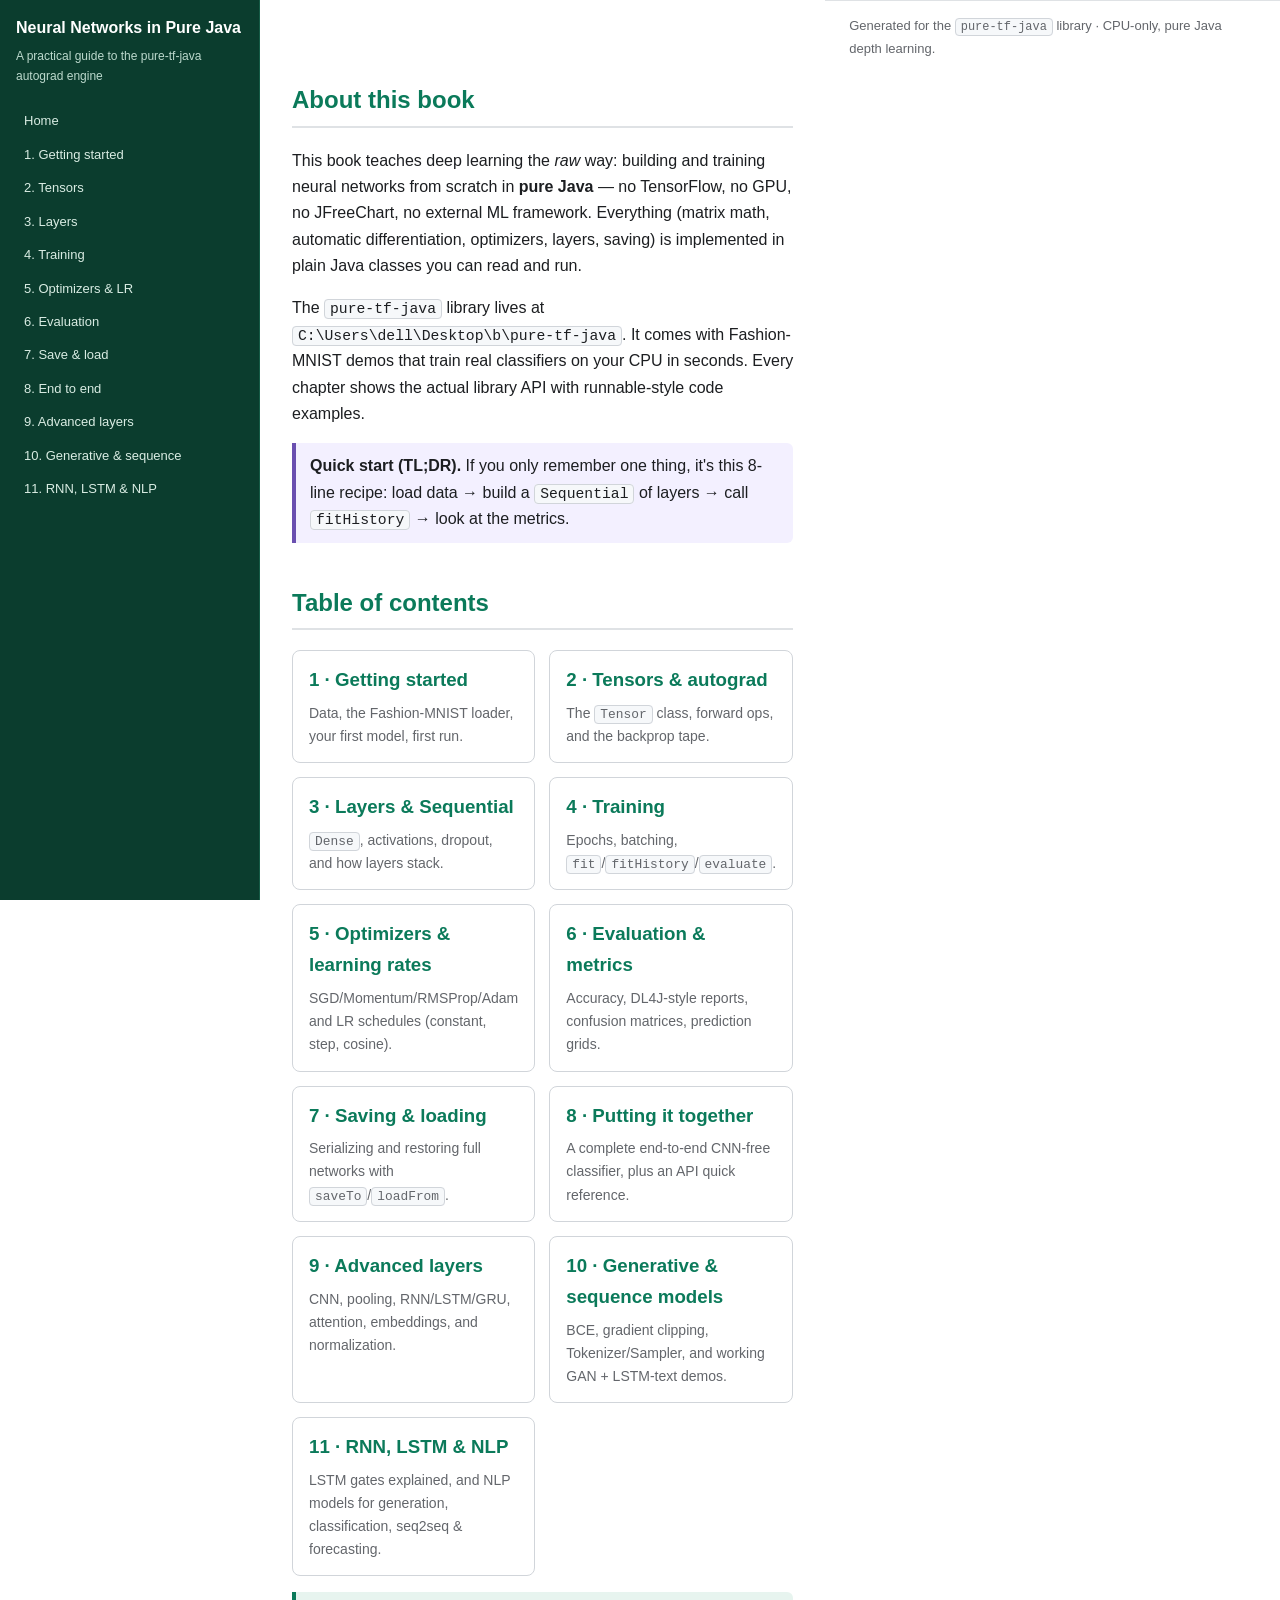
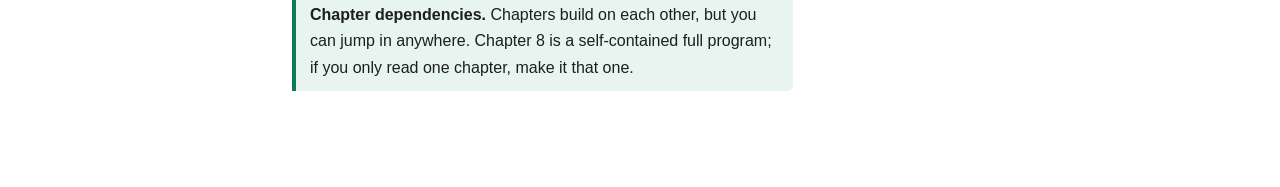
<file: book/index.html>
<!DOCTYPE html>
<html lang="en">
<head>
<meta charset="UTF-8">
<meta name="viewport" content="width=device-width, initial-scale=1.0">
<title>pure-tf-java — The Book</title>
<link rel="stylesheet" href="style.css">
</head>
<body>
<header class="site">
  <h1>Neural Networks in Pure Java</h1>
  <span class="sub">A practical guide to the pure-tf-java autograd engine</span>
<nav class="chapters">
  <ol>
    <li><a href="index.html">Home</a></li>
    <li><a href="ch1-getting-started.html">1. Getting started</a></li>
    <li><a href="ch2-tensors.html">2. Tensors</a></li>
    <li><a href="ch3-layers.html">3. Layers</a></li>
    <li><a href="ch4-training.html">4. Training</a></li>
    <li><a href="ch5-optimizers-lr.html">5. Optimizers &amp; LR</a></li>
    <li><a href="ch6-evaluation.html">6. Evaluation</a></li>
    <li><a href="ch7-persistence.html">7. Save &amp; load</a></li>
    <li><a href="ch8-putting-it-together.html">8. End to end</a></li>
    <li><a href="ch9-advanced-layers.html">9. Advanced layers</a></li>
    <li><a href="ch10-sequence-generative.html">10. Generative &amp; sequence</a></li>
    <li><a href="ch11-rnn-lstm-nlp.html">11. RNN, LSTM &amp; NLP</a></li>
  </ol>
</nav></header><main>
  <h2>About this book</h2>
  <p>
    This book teaches deep learning the <em>raw</em> way: building and training neural
    networks from scratch in <strong>pure Java</strong> — no TensorFlow, no GPU, no
    JFreeChart, no external ML framework. Everything (matrix math, automatic
    differentiation, optimizers, layers, saving) is implemented in plain Java classes
    you can read and run.
  </p>
  <p>
    The <code>pure-tf-java</code> library lives at
    <code>C:\Users\dell\Desktop\b\pure-tf-java</code>. It comes with Fashion-MNIST
    demos that train real classifiers on your CPU in seconds. Every chapter shows the
    actual library API with runnable-style code examples.
  </p>

  <div class="q">
    <b>Quick start (TL;DR).</b> If you only remember one thing, it's this 8-line recipe:
    load data → build a <code>Sequential</code> of layers → call
    <code>fitHistory</code> → look at the metrics.
  </div>

  <h2>Table of contents</h2>
  <div class="toc">
    <a class="card" href="ch1-getting-started.html">
      <h3>1 · Getting started</h3>
      <p>Data, the Fashion-MNIST loader, your first model, first run.</p>
    </a>
    <a class="card" href="ch2-tensors.html">
      <h3>2 · Tensors &amp; autograd</h3>
      <p>The <code>Tensor</code> class, forward ops, and the backprop tape.</p>
    </a>
    <a class="card" href="ch3-layers.html">
      <h3>3 · Layers &amp; Sequential</h3>
      <p><code>Dense</code>, activations, dropout, and how layers stack.</p>
    </a>
    <a class="card" href="ch4-training.html">
      <h3>4 · Training</h3>
      <p>Epochs, batching, <code>fit</code>/<code>fitHistory</code>/<code>evaluate</code>.</p>
    </a>
    <a class="card" href="ch5-optimizers-lr.html">
      <h3>5 · Optimizers &amp; learning rates</h3>
      <p>SGD/Momentum/RMSProp/Adam and LR schedules (constant, step, cosine).</p>
    </a>
    <a class="card" href="ch6-evaluation.html">
      <h3>6 · Evaluation &amp; metrics</h3>
      <p>Accuracy, DL4J-style reports, confusion matrices, prediction grids.</p>
    </a>
    <a class="card" href="ch7-persistence.html">
      <h3>7 · Saving &amp; loading</h3>
      <p>Serializing and restoring full networks with <code>saveTo</code>/<code>loadFrom</code>.</p>
    </a>
    <a class="card" href="ch8-putting-it-together.html">
      <h3>8 · Putting it together</h3>
      <p>A complete end-to-end CNN-free classifier, plus an API quick reference.</p>
    </a>
    <a class="card" href="ch9-advanced-layers.html">
      <h3>9 · Advanced layers</h3>
      <p>CNN, pooling, RNN/LSTM/GRU, attention, embeddings, and normalization.</p>
    </a>
    <a class="card" href="ch10-sequence-generative.html">
      <h3>10 · Generative &amp; sequence models</h3>
      <p>BCE, gradient clipping, Tokenizer/Sampler, and working GAN + LSTM-text demos.</p>
    </a>
    <a class="card" href="ch11-rnn-lstm-nlp.html">
      <h3>11 · RNN, LSTM &amp; NLP</h3>
      <p>LSTM gates explained, and NLP models for generation, classification, seq2seq &amp; forecasting.</p>
    </a>
  </div>

  <div class="tip">
    <b>Chapter dependencies.</b> Chapters build on each other, but you can jump in
    anywhere. Chapter 8 is a self-contained full program; if you only read one chapter,
    make it that one.
  </div>
</main>
<footer>
  Generated for the <code>pure-tf-java</code> library · CPU-only, pure Java depth learning.
</footer>
</body>
</html>
</file>
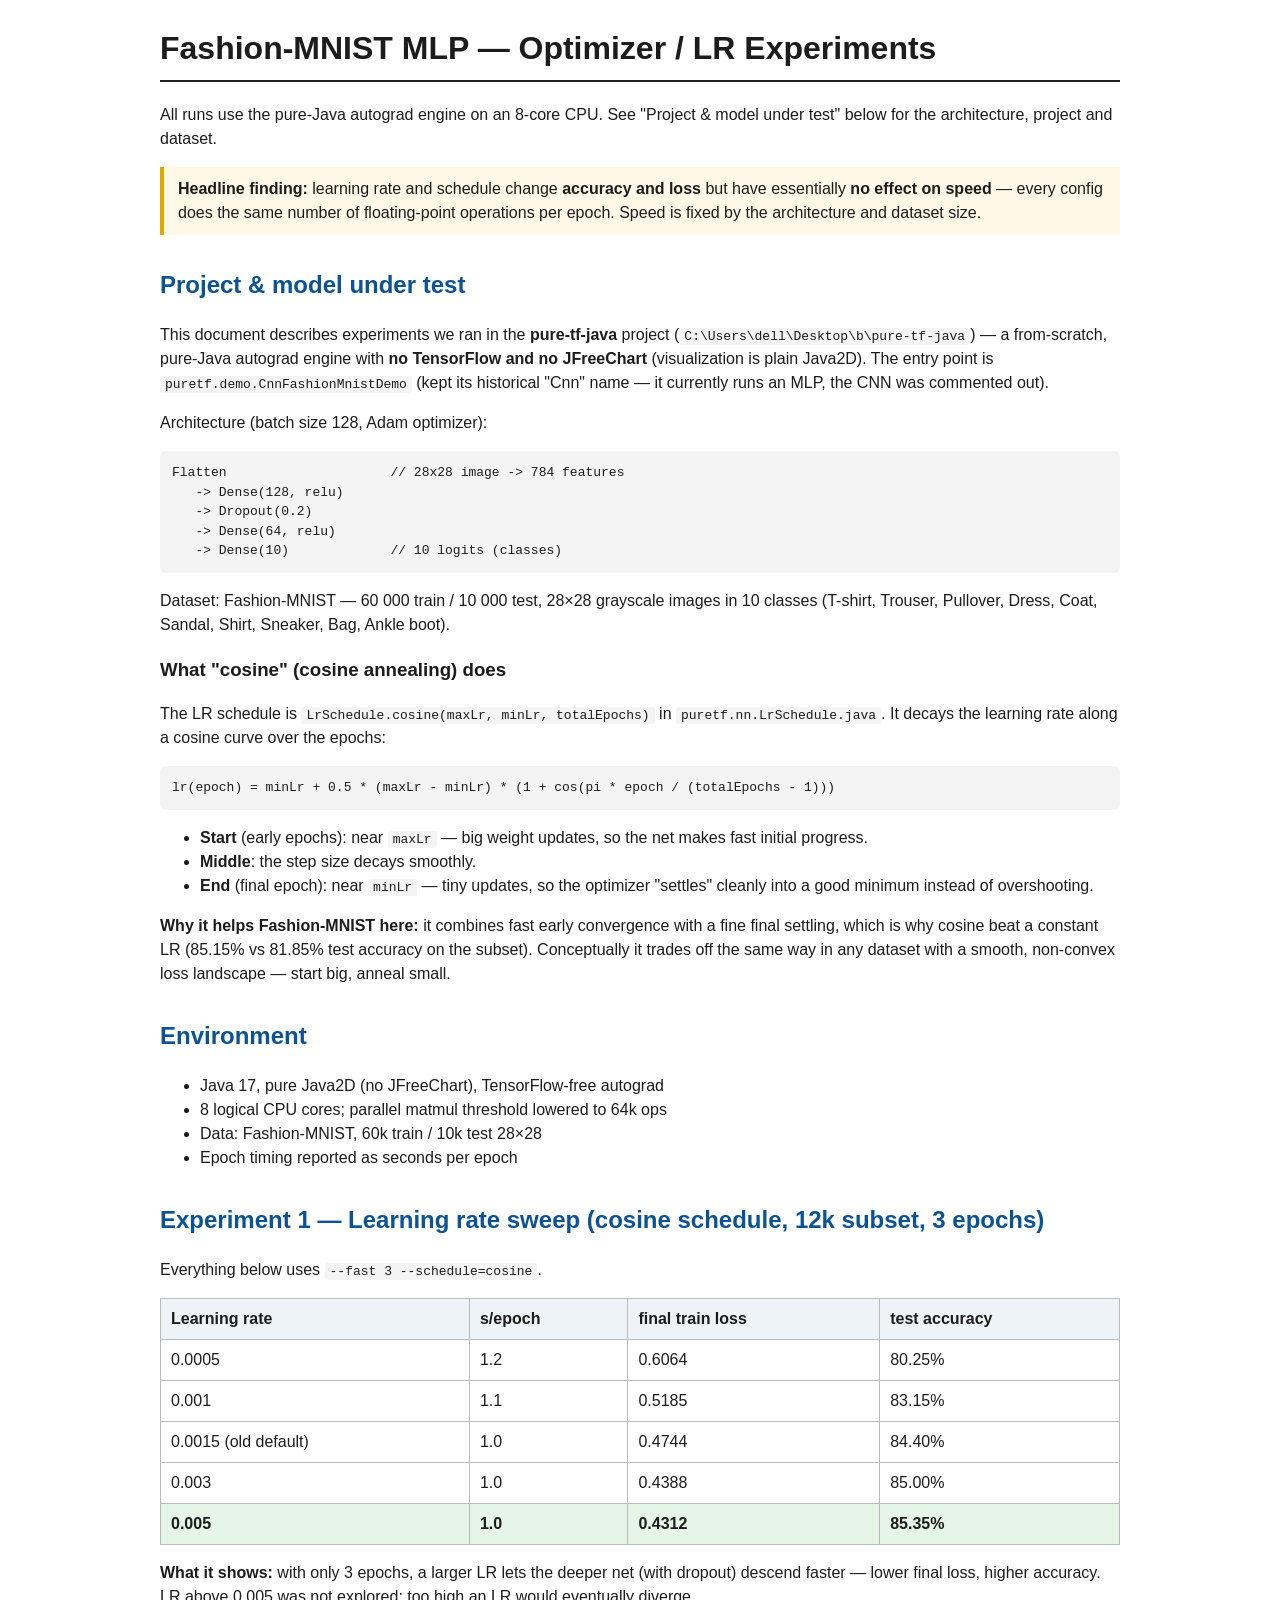
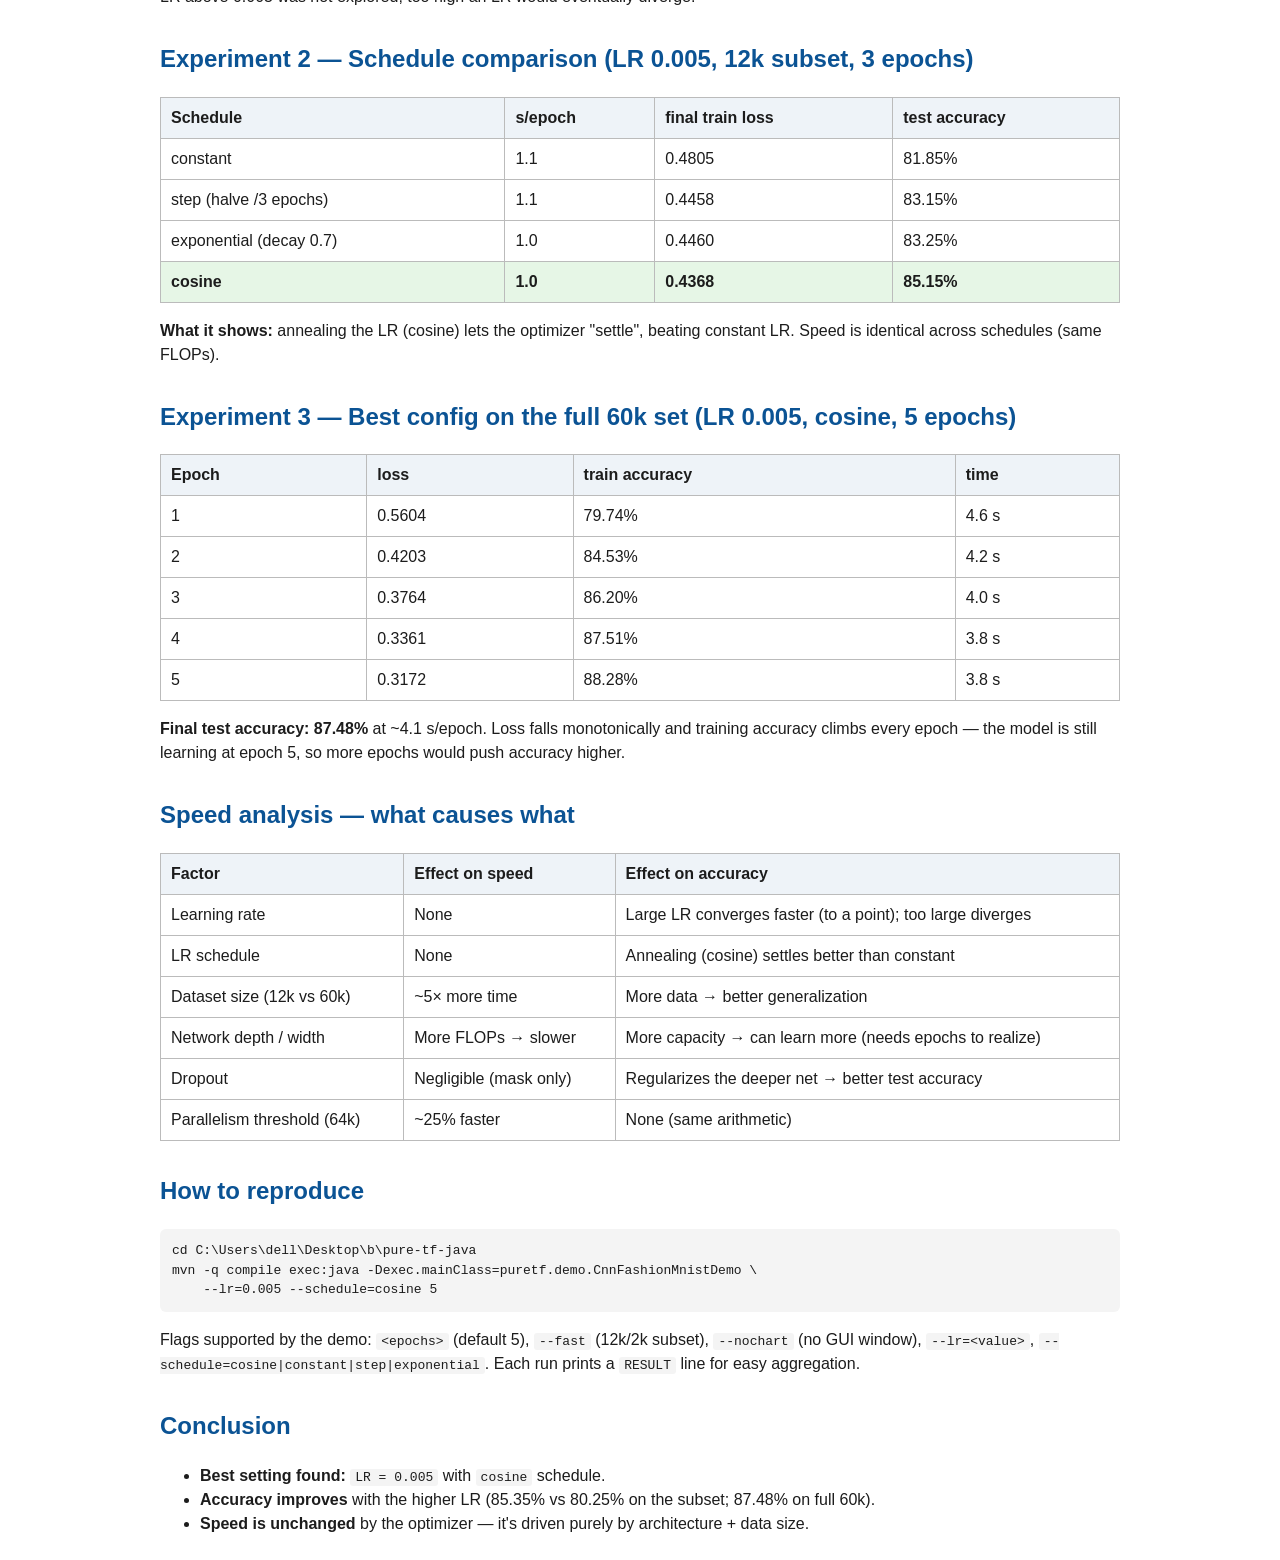
<file: experiments.html>
<!DOCTYPE html>
<html lang="en">
<head>
<meta charset="UTF-8">
<meta name="viewport" content="width=device-width, initial-scale=1.0">
<title>Fashion-MNIST MLP — Experiments</title>
<style>
  body { font-family: -apple-system, Segoe UI, Roboto, sans-serif; max-width: 960px;
         margin: 24px auto; padding: 0 16px; color: #1c1c1c; line-height: 1.5; }
  h1 { border-bottom: 2px solid #222; padding-bottom: 8px; }
  h2 { margin-top: 32px; color: #0b5394; }
  table { border-collapse: collapse; width: 100%; margin: 12px 0; }
  th, td { border: 1px solid #bbb; padding: 8px 10px; text-align: left; }
  th { background: #eef3f8; }
  tr.best td { background: #e6f6e6; font-weight: 600; }
  code { background: #f4f4f4; padding: 1px 5px; border-radius: 3px; }
  .note { background: #fff8e6; border-left: 4px solid #e0a800; padding: 10px 14px; margin: 14px 0; }
  pre { background: #f4f4f4; padding: 12px; border-radius: 6px; overflow-x: auto; }
</style>
</head>
<body>

<h1>Fashion-MNIST MLP — Optimizer / LR Experiments</h1>

<p>All runs use the pure-Java autograd engine on an 8-core CPU. See
"Project &amp; model under test" below for the architecture, project and dataset.</p>

<div class="note">
<b>Headline finding:</b> learning rate and schedule change <b>accuracy and loss</b>
but have essentially <b>no effect on speed</b> — every config does the same number of
floating-point operations per epoch. Speed is fixed by the architecture and dataset size.
</div>

<h2>Project &amp; model under test</h2>
<p>This document describes experiments we ran in the <b>pure-tf-java</b> project
(<code>C:\Users\dell\Desktop\b\pure-tf-java</code>) — a from-scratch, pure-Java
autograd engine with <b>no TensorFlow and no JFreeChart</b> (visualization is plain
Java2D). The entry point is <code>puretf.demo.CnnFashionMnistDemo</code>
(kept its historical "Cnn" name — it currently runs an MLP, the CNN was commented out).</p>

<p>Architecture (batch size 128, Adam optimizer):</p>
<pre>
Flatten                     // 28x28 image -> 784 features
   -> Dense(128, relu)
   -> Dropout(0.2)
   -> Dense(64, relu)
   -> Dense(10)             // 10 logits (classes)
</pre>
<p>Dataset: Fashion-MNIST — 60 000 train / 10 000 test, 28×28 grayscale images in
10 classes (T-shirt, Trouser, Pullover, Dress, Coat, Sandal, Shirt, Sneaker, Bag,
Ankle boot).</p>

<h3>What "cosine" (cosine annealing) does</h3>
<p>The LR schedule is <code>LrSchedule.cosine(maxLr, minLr, totalEpochs)</code> in
<code>puretf.nn.LrSchedule.java</code>. It decays the learning rate along a cosine
curve over the epochs:</p>
<pre>
lr(epoch) = minLr + 0.5 * (maxLr - minLr) * (1 + cos(pi * epoch / (totalEpochs - 1)))
</pre>
<ul>
  <li><b>Start</b> (early epochs): near <code>maxLr</code> — big weight updates, so the
      net makes fast initial progress.</li>
  <li><b>Middle</b>: the step size decays smoothly.</li>
  <li><b>End</b> (final epoch): near <code>minLr</code> — tiny updates, so the optimizer
      "settles" cleanly into a good minimum instead of overshooting.</li>
</ul>
<p><b>Why it helps Fashion-MNIST here:</b> it combines fast early convergence with a
fine final settling, which is why cosine beat a constant LR
(85.15% vs 81.85% test accuracy on the subset). Conceptually it trades off the same way
in any dataset with a smooth, non-convex loss landscape — start big, anneal small.</p>

<h2>Environment</h2>
<ul>
  <li>Java 17, pure Java2D (no JFreeChart), TensorFlow-free autograd</li>
  <li>8 logical CPU cores; parallel matmul threshold lowered to 64k ops</li>
  <li>Data: Fashion-MNIST, 60k train / 10k test 28×28</li>
  <li>Epoch timing reported as seconds per epoch</li>
</ul>

<h2>Experiment 1 — Learning rate sweep (cosine schedule, 12k subset, 3 epochs)</h2>
<p>Everything below uses <code>--fast 3 --schedule=cosine</code>.</p>
<table>
  <tr><th>Learning rate</th><th>s/epoch</th><th>final train loss</th><th>test accuracy</th></tr>
  <tr><td>0.0005</td><td>1.2</td><td>0.6064</td><td>80.25%</td></tr>
  <tr><td>0.001</td><td>1.1</td><td>0.5185</td><td>83.15%</td></tr>
  <tr><td>0.0015 (old default)</td><td>1.0</td><td>0.4744</td><td>84.40%</td></tr>
  <tr><td>0.003</td><td>1.0</td><td>0.4388</td><td>85.00%</td></tr>
  <tr class="best"><td>0.005</td><td>1.0</td><td>0.4312</td><td>85.35%</td></tr>
</table>
<p><b>What it shows:</b> with only 3 epochs, a larger LR lets the deeper net (with dropout)
descend faster — lower final loss, higher accuracy. LR above 0.005 was not explored; too
high an LR would eventually diverge.</p>

<h2>Experiment 2 — Schedule comparison (LR 0.005, 12k subset, 3 epochs)</h2>
<table>
  <tr><th>Schedule</th><th>s/epoch</th><th>final train loss</th><th>test accuracy</th></tr>
  <tr><td>constant</td><td>1.1</td><td>0.4805</td><td>81.85%</td></tr>
  <tr><td>step (halve /3 epochs)</td><td>1.1</td><td>0.4458</td><td>83.15%</td></tr>
  <tr><td>exponential (decay 0.7)</td><td>1.0</td><td>0.4460</td><td>83.25%</td></tr>
  <tr class="best"><td>cosine</td><td>1.0</td><td>0.4368</td><td>85.15%</td></tr>
</table>
<p><b>What it shows:</b> annealing the LR (cosine) lets the optimizer "settle", beating
constant LR. Speed is identical across schedules (same FLOPs).</p>

<h2>Experiment 3 — Best config on the full 60k set (LR 0.005, cosine, 5 epochs)</h2>
<table>
  <tr><th>Epoch</th><th>loss</th><th>train accuracy</th><th>time</th></tr>
  <tr><td>1</td><td>0.5604</td><td>79.74%</td><td>4.6 s</td></tr>
  <tr><td>2</td><td>0.4203</td><td>84.53%</td><td>4.2 s</td></tr>
  <tr><td>3</td><td>0.3764</td><td>86.20%</td><td>4.0 s</td></tr>
  <tr><td>4</td><td>0.3361</td><td>87.51%</td><td>3.8 s</td></tr>
  <tr><td>5</td><td>0.3172</td><td>88.28%</td><td>3.8 s</td></tr>
</table>
<p><b>Final test accuracy: 87.48%</b> at ~4.1 s/epoch. Loss falls monotonically and
training accuracy climbs every epoch — the model is still learning at epoch 5, so more
epochs would push accuracy higher.</p>

<h2>Speed analysis — what causes what</h2>
<table>
  <tr><th>Factor</th><th>Effect on speed</th><th>Effect on accuracy</th></tr>
  <tr><td>Learning rate</td><td>None</td><td>Large LR converges faster (to a point); too large diverges</td></tr>
  <tr><td>LR schedule</td><td>None</td><td>Annealing (cosine) settles better than constant</td></tr>
  <tr><td>Dataset size (12k vs 60k)</td><td>~5× more time</td><td>More data → better generalization</td></tr>
  <tr><td>Network depth / width</td><td>More FLOPs → slower</td><td>More capacity → can learn more (needs epochs to realize)</td></tr>
  <tr><td>Dropout</td><td>Negligible (mask only)</td><td>Regularizes the deeper net → better test accuracy</td></tr>
  <tr><td>Parallelism threshold (64k)</td><td>~25% faster</td><td>None (same arithmetic)</td></tr>
</table>

<h2>How to reproduce</h2>
<pre>
cd C:\Users\dell\Desktop\b\pure-tf-java
mvn -q compile exec:java -Dexec.mainClass=puretf.demo.CnnFashionMnistDemo \
    --lr=0.005 --schedule=cosine 5
</pre>
<p>Flags supported by the demo: <code>&lt;epochs&gt;</code> (default 5),
<code>--fast</code> (12k/2k subset), <code>--nochart</code> (no GUI window),
<code>--lr=&lt;value&gt;</code>, <code>--schedule=cosine|constant|step|exponential</code>.
Each run prints a <code>RESULT</code> line for easy aggregation.</p>

<h2>Conclusion</h2>
<ul>
  <li><b>Best setting found:</b> <code>LR = 0.005</code> with <code>cosine</code> schedule.</li>
  <li><b>Accuracy improves</b> with the higher LR (85.35% vs 80.25% on the subset; 87.48% on full 60k).</li>
  <li><b>Speed is unchanged</b> by the optimizer — it's driven purely by architecture + data size.</li>
</ul>

</body>
</html>
</file>
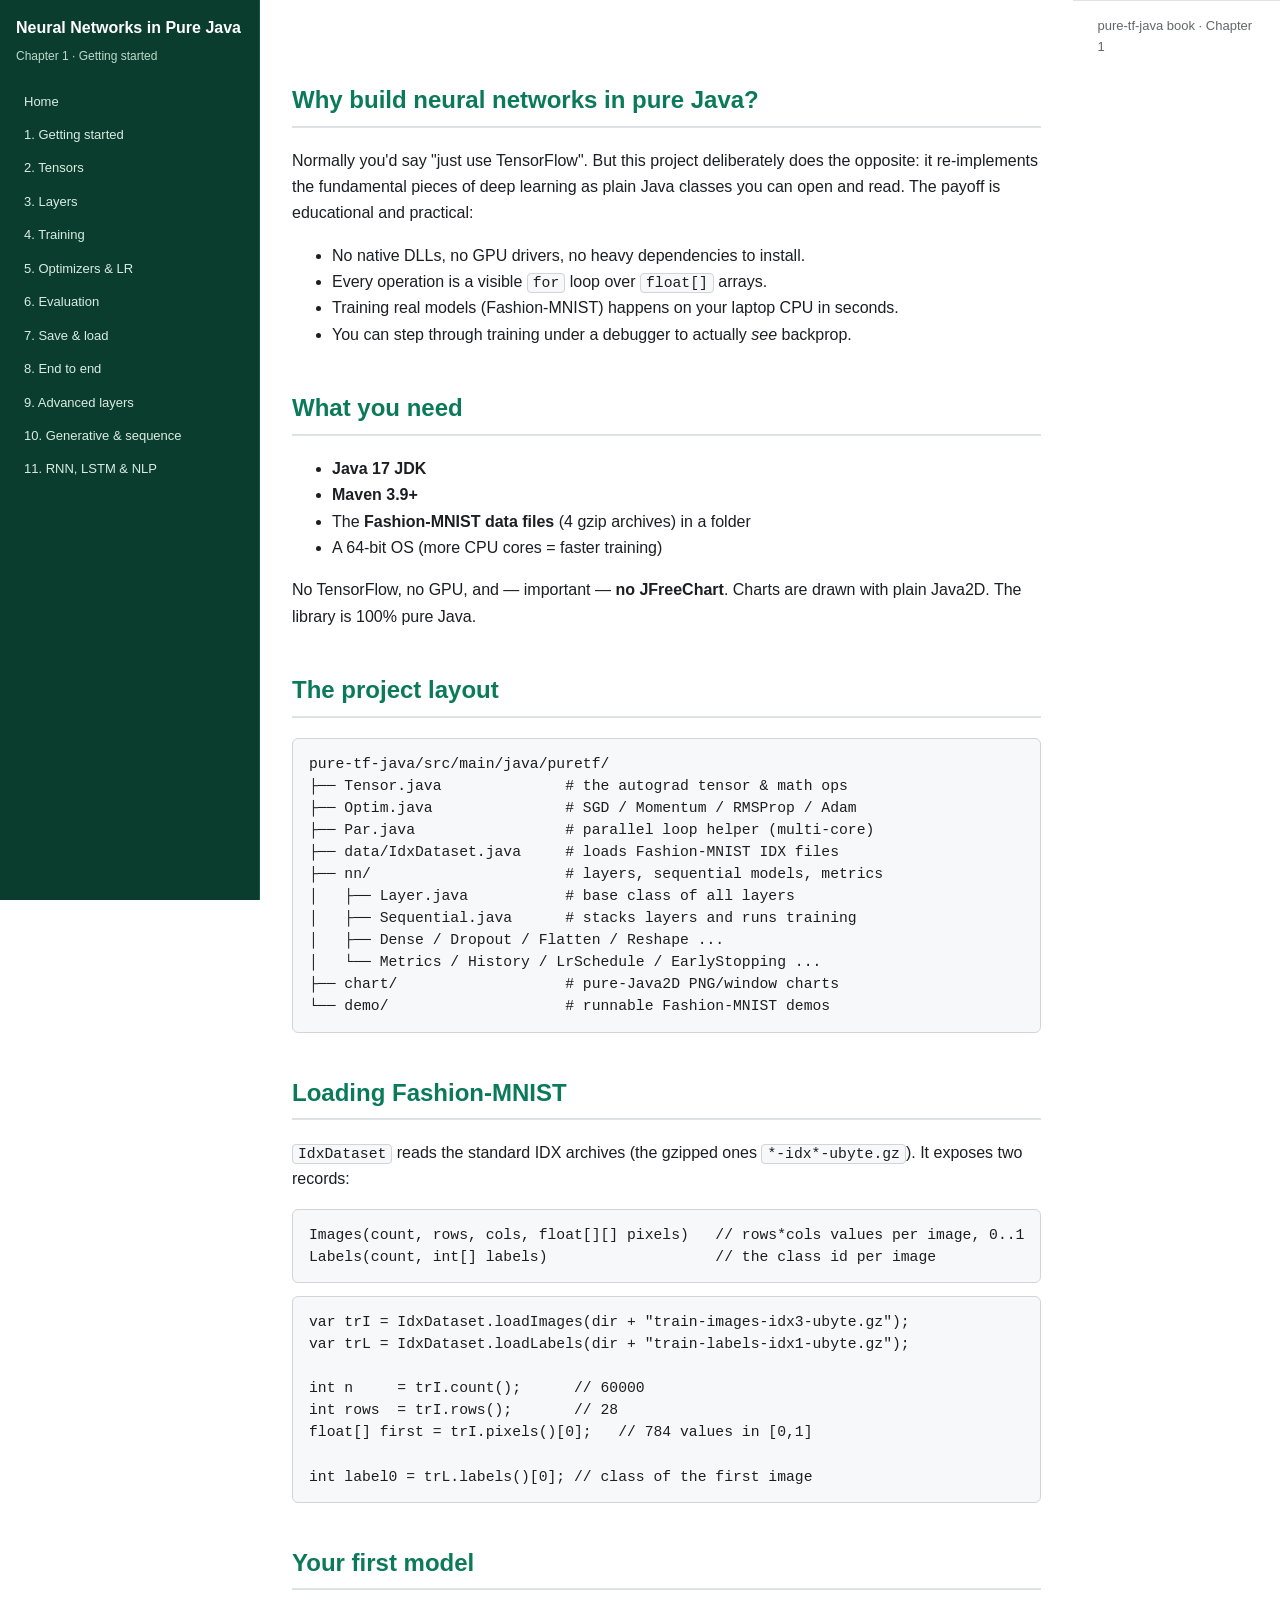
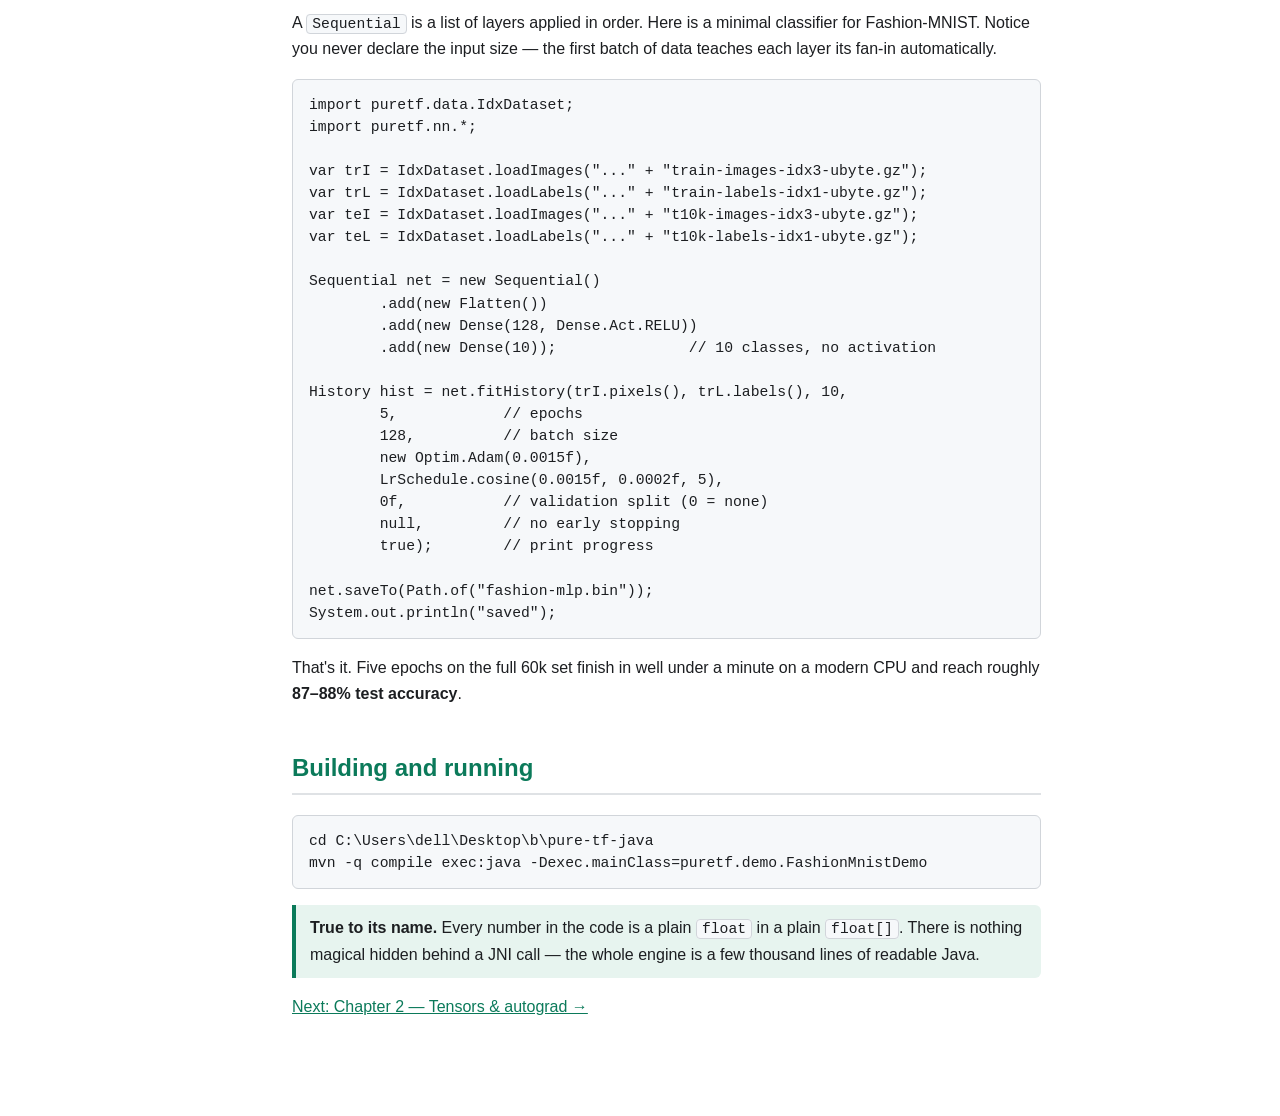
<file: book/ch1-getting-started.html>
<!DOCTYPE html>
<html lang="en">
<head>
<meta charset="UTF-8">
<meta name="viewport" content="width=device-width, initial-scale=1.0">
<title>Ch.1 · Getting started</title>
<link rel="stylesheet" href="style.css">
</head>
<body>
<header class="site">
  <h1>Neural Networks in Pure Java</h1>
  <span class="sub">Chapter 1 · Getting started</span>
<nav class="chapters">
  <ol>
    <li><a href="index.html">Home</a></li>
    <li><a href="ch1-getting-started.html">1. Getting started</a></li>
    <li><a href="ch2-tensors.html">2. Tensors</a></li>
    <li><a href="ch3-layers.html">3. Layers</a></li>
    <li><a href="ch4-training.html">4. Training</a></li>
    <li><a href="ch5-optimizers-lr.html">5. Optimizers &amp; LR</a></li>
    <li><a href="ch6-evaluation.html">6. Evaluation</a></li>
    <li><a href="ch7-persistence.html">7. Save &amp; load</a></li>
    <li><a href="ch8-putting-it-together.html">8. End to end</a></li>
    <li><a href="ch9-advanced-layers.html">9. Advanced layers</a></li>
    <li><a href="ch10-sequence-generative.html">10. Generative &amp; sequence</a></li>
    <li><a href="ch11-rnn-lstm-nlp.html">11. RNN, LSTM &amp; NLP</a></li>
  </ol>
</nav></header><main>
  <h2>Why build neural networks in pure Java?</h2>
  <p>
    Normally you'd say "just use TensorFlow". But this project deliberately does the
    opposite: it re-implements the fundamental pieces of deep learning as plain Java
    classes you can open and read. The payoff is educational and practical:
  </p>
  <ul>
    <li>No native DLLs, no GPU drivers, no heavy dependencies to install.</li>
    <li>Every operation is a visible <code>for</code> loop over <code>float[]</code> arrays.</li>
    <li>Training real models (Fashion-MNIST) happens on your laptop CPU in seconds.</li>
    <li>You can step through training under a debugger to actually <em>see</em> backprop.</li>
  </ul>

  <h2>What you need</h2>
  <ul>
    <li><strong>Java 17 JDK</strong></li>
    <li><strong>Maven 3.9+</strong></li>
    <li>The <strong>Fashion-MNIST data files</strong> (4 gzip archives) in a folder</li>
    <li>A 64-bit OS (more CPU cores = faster training)</li>
  </ul>
  <p>
    No TensorFlow, no GPU, and — important — <strong>no JFreeChart</strong>. Charts are
    drawn with plain Java2D. The library is 100% pure Java.
  </p>

  <h2>The project layout</h2>
  <pre><code>pure-tf-java/src/main/java/puretf/
├── Tensor.java              # the autograd tensor &amp; math ops
├── Optim.java               # SGD / Momentum / RMSProp / Adam
├── Par.java                 # parallel loop helper (multi-core)
├── data/IdxDataset.java     # loads Fashion-MNIST IDX files
├── nn/                      # layers, sequential models, metrics
│   ├── Layer.java           # base class of all layers
│   ├── Sequential.java      # stacks layers and runs training
│   ├── Dense / Dropout / Flatten / Reshape ...
│   └── Metrics / History / LrSchedule / EarlyStopping ...
├── chart/                   # pure-Java2D PNG/window charts
└── demo/                    # runnable Fashion-MNIST demos</code></pre>

  <h2>Loading Fashion-MNIST</h2>
  <p>
    <code>IdxDataset</code> reads the standard IDX archives (the gzipped ones
    <code>*-idx*-ubyte.gz</code>). It exposes two records:
  </p>
  <pre><code>Images(count, rows, cols, float[][] pixels)   // rows*cols values per image, 0..1
Labels(count, int[] labels)                   // the class id per image</code></pre>
  <pre><code>var trI = IdxDataset.loadImages(dir + "train-images-idx3-ubyte.gz");
var trL = IdxDataset.loadLabels(dir + "train-labels-idx1-ubyte.gz");

int n     = trI.count();      // 60000
int rows  = trI.rows();       // 28
float[] first = trI.pixels()[0];   // 784 values in [0,1]

int label0 = trL.labels()[0]; // class of the first image</code></pre>

  <h2>Your first model</h2>
  <p>
    A <code>Sequential</code> is a list of layers applied in order. Here is a minimal
    classifier for Fashion-MNIST. Notice you never declare the input size — the first
    batch of data teaches each layer its fan-in automatically.
  </p>
  <pre><code>import puretf.data.IdxDataset;
import puretf.nn.*;

var trI = IdxDataset.loadImages("..." + "train-images-idx3-ubyte.gz");
var trL = IdxDataset.loadLabels("..." + "train-labels-idx1-ubyte.gz");
var teI = IdxDataset.loadImages("..." + "t10k-images-idx3-ubyte.gz");
var teL = IdxDataset.loadLabels("..." + "t10k-labels-idx1-ubyte.gz");

Sequential net = new Sequential()
        .add(new Flatten())
        .add(new Dense(128, Dense.Act.RELU))
        .add(new Dense(10));               // 10 classes, no activation

History hist = net.fitHistory(trI.pixels(), trL.labels(), 10,
        5,            // epochs
        128,          // batch size
        new Optim.Adam(0.0015f),
        LrSchedule.cosine(0.0015f, 0.0002f, 5),
        0f,           // validation split (0 = none)
        null,         // no early stopping
        true);        // print progress

net.saveTo(Path.of("fashion-mlp.bin"));
System.out.println("saved");</code></pre>
  <p>
    That's it. Five epochs on the full 60k set finish in well under a minute on a modern
    CPU and reach roughly <strong>87–88% test accuracy</strong>.
  </p>

  <h2>Building and running</h2>
  <pre><code>cd C:\Users\dell\Desktop\b\pure-tf-java
mvn -q compile exec:java -Dexec.mainClass=puretf.demo.FashionMnistDemo</code></pre>

  <div class="tip">
    <b>True to its name.</b> Every number in the code is a plain <code>float</code> in a
    plain <code>float[]</code>. There is nothing magical hidden behind a JNI call — the
    whole engine is a few thousand lines of readable Java.
  </div>

  <p><a href="ch2-tensors.html">Next: Chapter 2 — Tensors &amp; autograd →</a></p>
</main>
<footer>pure-tf-java book · Chapter 1</footer>
</body>
</html>
</file>
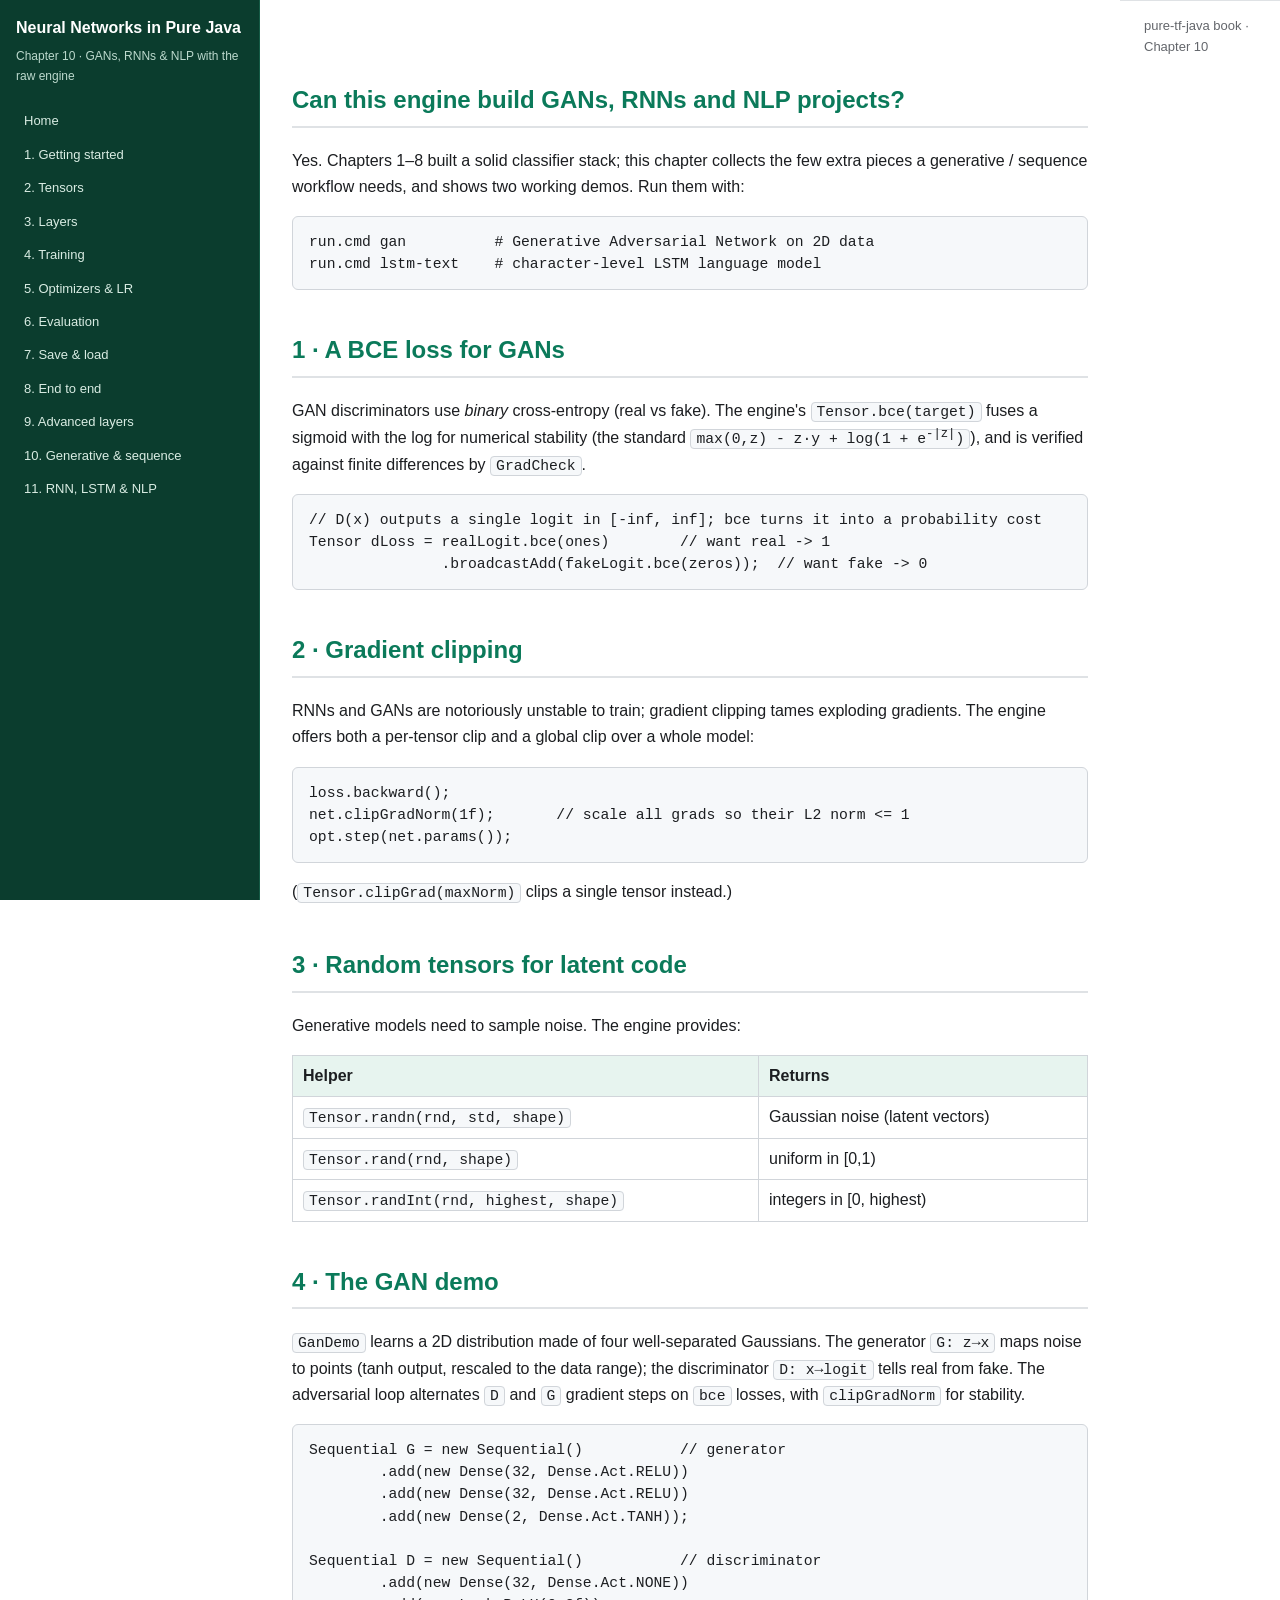
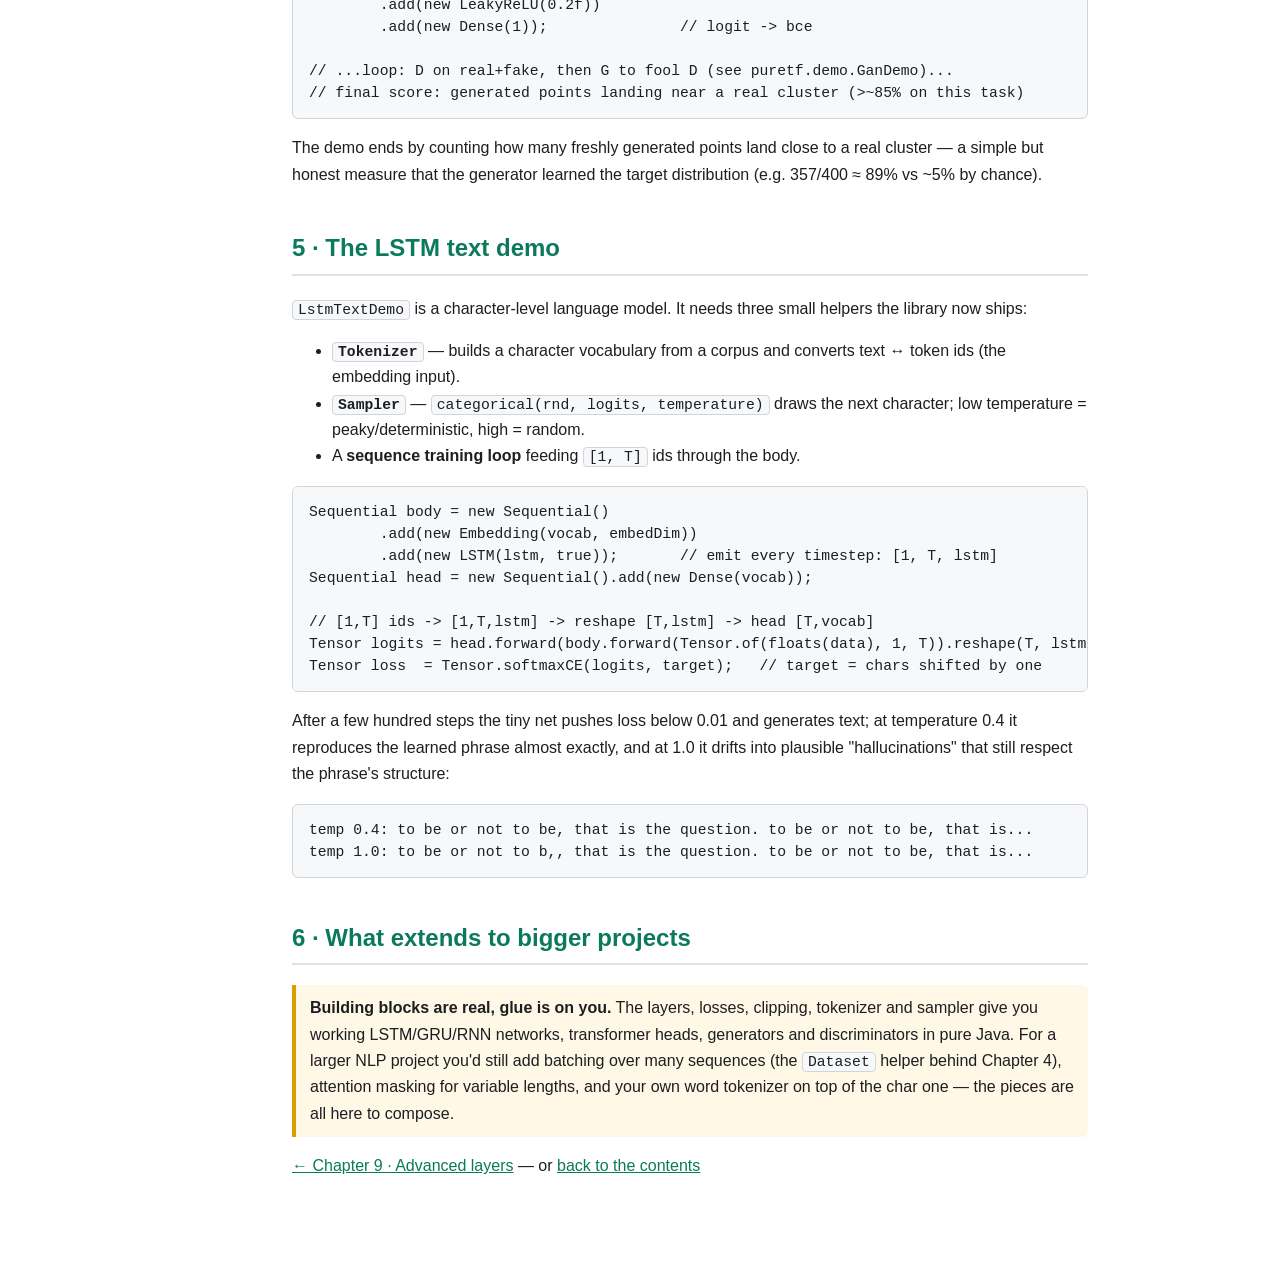
<file: book/ch10-sequence-generative.html>
<!DOCTYPE html>
<html lang="en">
<head>
<meta charset="UTF-8">
<meta name="viewport" content="width=device-width, initial-scale=1.0">
<title>Ch.10 · Generative &amp; sequence models</title>
<link rel="stylesheet" href="style.css">
</head>
<body>
<header class="site">
  <h1>Neural Networks in Pure Java</h1>
  <span class="sub">Chapter 10 · GANs, RNNs &amp; NLP with the raw engine</span>
<nav class="chapters">
  <ol>
    <li><a href="index.html">Home</a></li>
    <li><a href="ch1-getting-started.html">1. Getting started</a></li>
    <li><a href="ch2-tensors.html">2. Tensors</a></li>
    <li><a href="ch3-layers.html">3. Layers</a></li>
    <li><a href="ch4-training.html">4. Training</a></li>
    <li><a href="ch5-optimizers-lr.html">5. Optimizers &amp; LR</a></li>
    <li><a href="ch6-evaluation.html">6. Evaluation</a></li>
    <li><a href="ch7-persistence.html">7. Save &amp; load</a></li>
    <li><a href="ch8-putting-it-together.html">8. End to end</a></li>
    <li><a href="ch9-advanced-layers.html">9. Advanced layers</a></li>
    <li><a href="ch10-sequence-generative.html">10. Generative &amp; sequence</a></li>
    <li><a href="ch11-rnn-lstm-nlp.html">11. RNN, LSTM &amp; NLP</a></li>
  </ol>
</nav></header><main>
  <h2>Can this engine build GANs, RNNs and NLP projects?</h2>
  <p>
    Yes. Chapters 1–8 built a solid classifier stack; this chapter collects the few
    extra pieces a generative / sequence workflow needs, and shows two working demos.
    Run them with:
  </p>
  <pre><code>run.cmd gan          # Generative Adversarial Network on 2D data
run.cmd lstm-text    # character-level LSTM language model</code></pre>

  <h2>1 · A BCE loss for GANs</h2>
  <p>
    GAN discriminators use <em>binary</em> cross-entropy (real vs fake). The engine's
    <code>Tensor.bce(target)</code> fuses a sigmoid with the log for numerical stability
    (the standard <code>max(0,z) - z·y + log(1 + e<sup>-|z|</sup>)</code>), and is verified
    against finite differences by <code>GradCheck</code>.
  </p>
  <pre><code>// D(x) outputs a single logit in [-inf, inf]; bce turns it into a probability cost
Tensor dLoss = realLogit.bce(ones)        // want real -&gt; 1
               .broadcastAdd(fakeLogit.bce(zeros));  // want fake -&gt; 0</code></pre>

  <h2>2 · Gradient clipping</h2>
  <p>
    RNNs and GANs are notoriously unstable to train; gradient clipping tames exploding
    gradients. The engine offers both a per-tensor clip and a global clip over a whole
    model:
  </p>
  <pre><code>loss.backward();
net.clipGradNorm(1f);       // scale all grads so their L2 norm &lt;= 1
opt.step(net.params());</code></pre>
  <p>(<code>Tensor.clipGrad(maxNorm)</code> clips a single tensor instead.)</p>

  <h2>3 · Random tensors for latent code</h2>
  <p>Generative models need to sample noise. The engine provides:</p>
  <table>
    <tr><th>Helper</th><th>Returns</th></tr>
    <tr><td><code>Tensor.randn(rnd, std, shape)</code></td><td>Gaussian noise (latent vectors)</td></tr>
    <tr><td><code>Tensor.rand(rnd, shape)</code></td><td>uniform in [0,1)</td></tr>
    <tr><td><code>Tensor.randInt(rnd, highest, shape)</code></td><td>integers in [0, highest)</td></tr>
  </table>

  <h2>4 · The GAN demo</h2>
  <p>
    <code>GanDemo</code> learns a 2D distribution made of four well-separated Gaussians.
    The generator <code>G: z&rarr;x</code> maps noise to points (tanh output, rescaled to the
    data range); the discriminator <code>D: x&rarr;logit</code> tells real from fake. The
    adversarial loop alternates <code>D</code> and <code>G</code> gradient steps on
    <code>bce</code> losses, with <code>clipGradNorm</code> for stability.
  </p>
  <pre><code>Sequential G = new Sequential()           // generator
        .add(new Dense(32, Dense.Act.RELU))
        .add(new Dense(32, Dense.Act.RELU))
        .add(new Dense(2, Dense.Act.TANH));

Sequential D = new Sequential()           // discriminator
        .add(new Dense(32, Dense.Act.NONE))
        .add(new LeakyReLU(0.2f))
        .add(new Dense(1));               // logit -&gt; bce

// ...loop: D on real+fake, then G to fool D (see puretf.demo.GanDemo)...
// final score: generated points landing near a real cluster (&gt;~85% on this task)</code></pre>
  <p>
    The demo ends by counting how many freshly generated points land close to a real
    cluster — a simple but honest measure that the generator learned the target
    distribution (e.g. 357/400 ≈ 89% vs ~5% by chance).
  </p>

  <h2>5 · The LSTM text demo</h2>
  <p>
    <code>LstmTextDemo</code> is a character-level language model. It needs three small
    helpers the library now ships:
  </p>
  <ul>
    <li><b><code>Tokenizer</code></b> — builds a character vocabulary from a corpus and
        converts text &harr; token ids (the embedding input).</li>
    <li><b><code>Sampler</code></b> — <code>categorical(rnd, logits, temperature)</code>
        draws the next character; low temperature = peaky/deterministic, high = random.</li>
    <li>A <b>sequence training loop</b> feeding <code>[1, T]</code> ids through the body.
    </li>
  </ul>
  <pre><code>Sequential body = new Sequential()
        .add(new Embedding(vocab, embedDim))
        .add(new LSTM(lstm, true));       // emit every timestep: [1, T, lstm]
Sequential head = new Sequential().add(new Dense(vocab));

// [1,T] ids -&gt; [1,T,lstm] -&gt; reshape [T,lstm] -&gt; head [T,vocab]
Tensor logits = head.forward(body.forward(Tensor.of(floats(data), 1, T)).reshape(T, lstm));
Tensor loss  = Tensor.softmaxCE(logits, target);   // target = chars shifted by one</code></pre>
  <p>
    After a few hundred steps the tiny net pushes loss below 0.01 and generates text; at
    temperature 0.4 it reproduces the learned phrase almost exactly, and at 1.0 it drifts
    into plausible "hallucinations" that still respect the phrase's structure:
  </p>
  <pre><code>temp 0.4: to be or not to be, that is the question. to be or not to be, that is...
temp 1.0: to be or not to b,, that is the question. to be or not to be, that is...</code></pre>

  <h2>6 · What extends to bigger projects</h2>
  <div class="note">
    <b>Building blocks are real, glue is on you.</b> The layers, losses, clipping, tokenizer
    and sampler give you working LSTM/GRU/RNN networks, transformer heads, generators and
    discriminators in pure Java. For a larger NLP project you'd still add batching over
    many sequences (the <code>Dataset</code> helper behind Chapter 4), attention masking for
    variable lengths, and your own word tokenizer on top of the char one — the pieces are
    all here to compose.
  </div>

  <p><a href="ch9-advanced-layers.html">← Chapter 9 · Advanced layers</a> &mdash; or
     <a href="index.html">back to the contents</a></p>
</main>
<footer>pure-tf-java book · Chapter 10</footer>
</body>
</html>
</file>
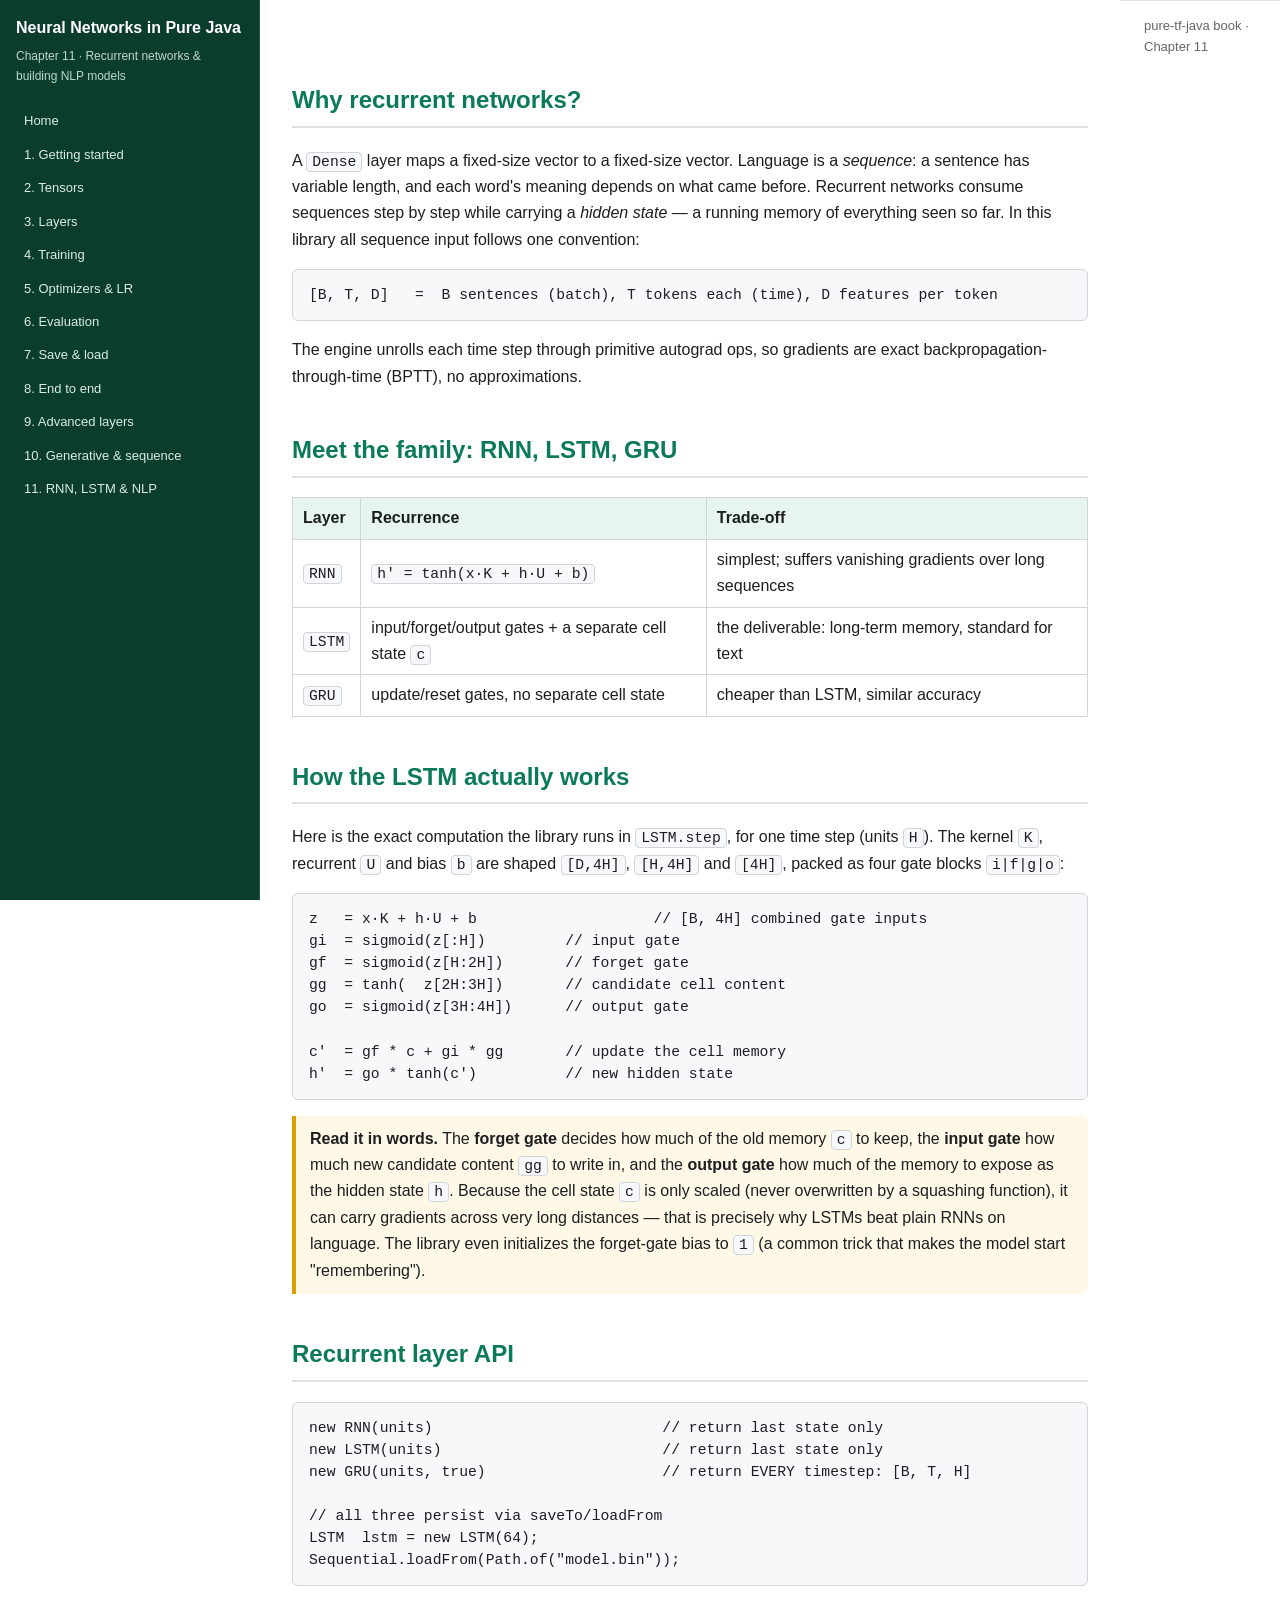
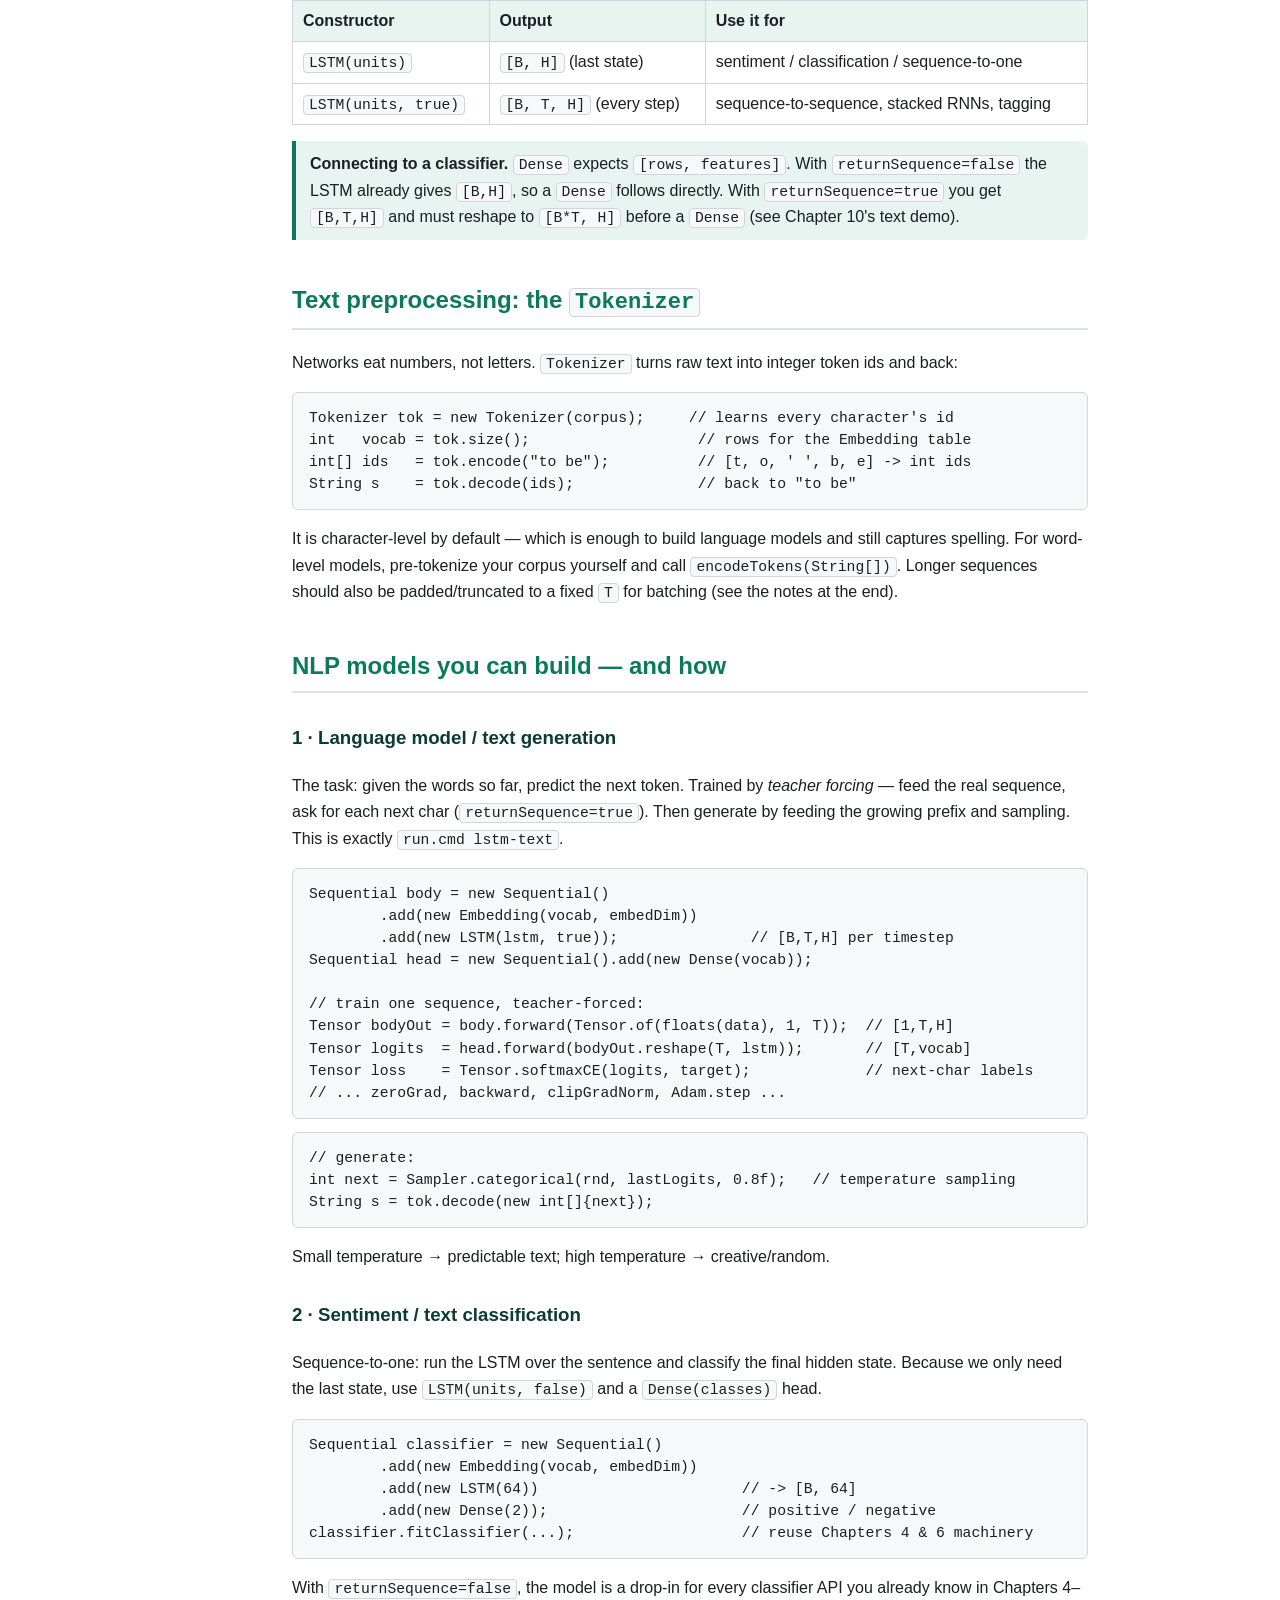
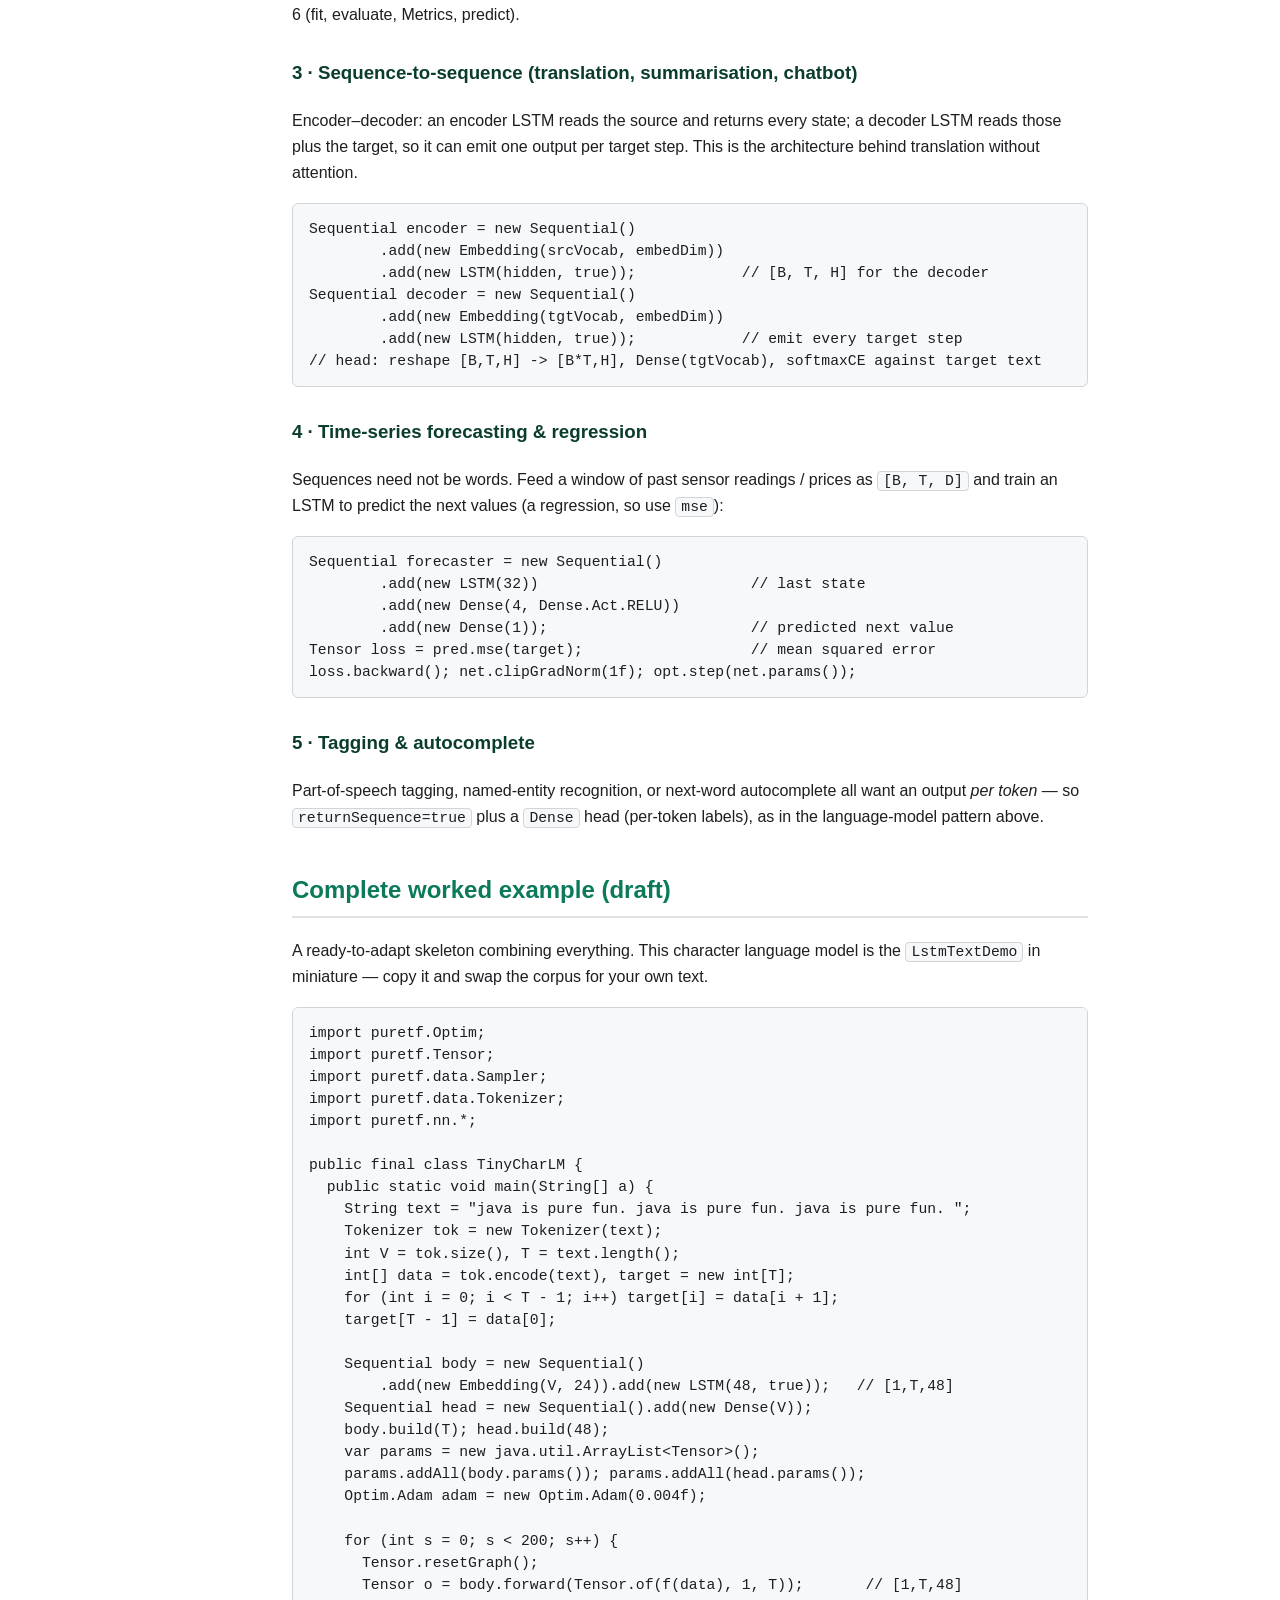
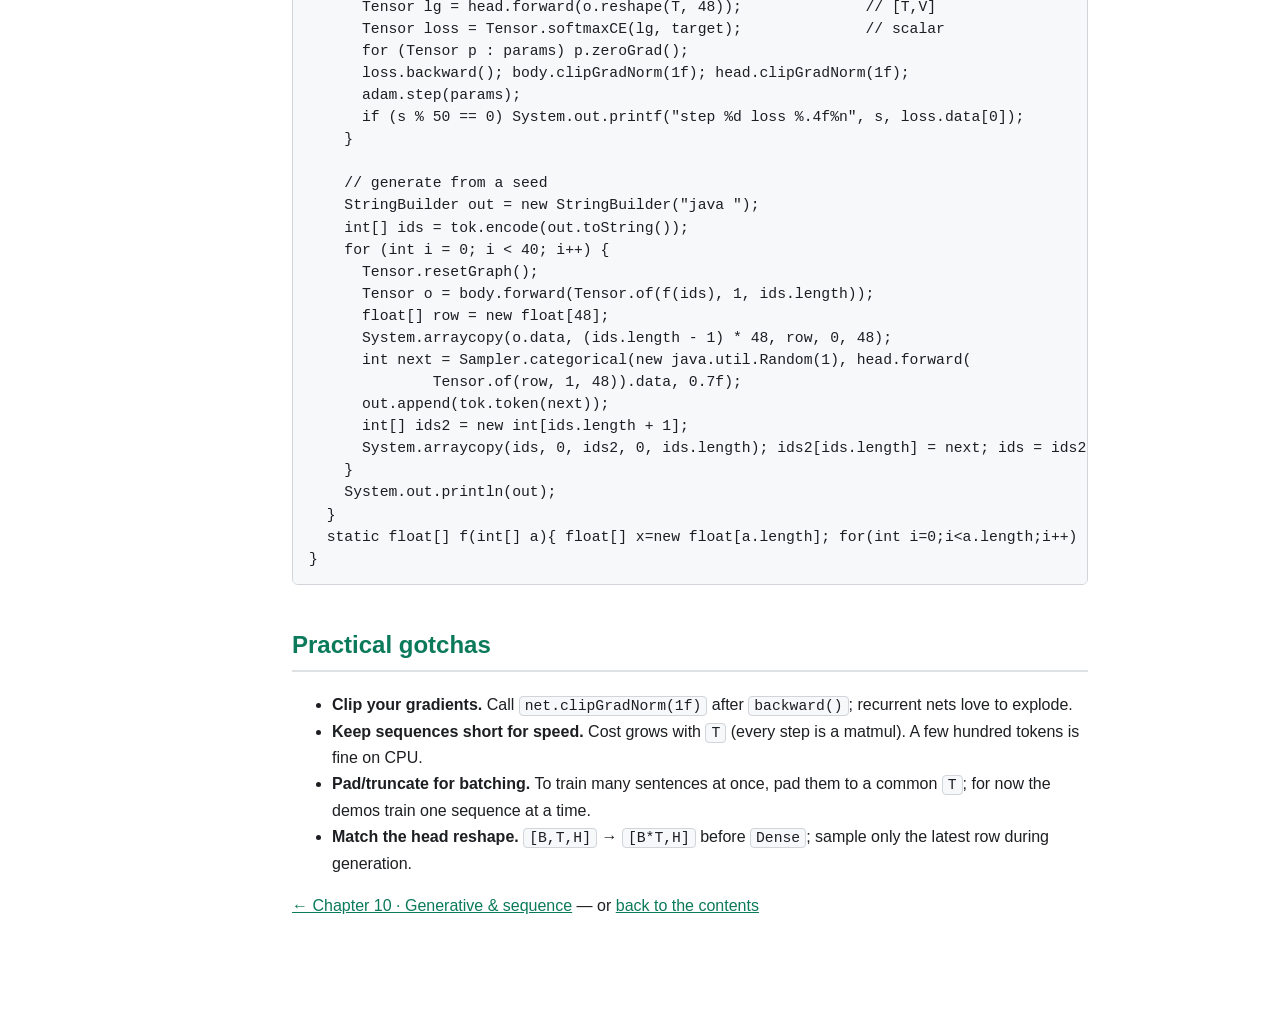
<file: book/ch11-rnn-lstm-nlp.html>
<!DOCTYPE html>
<html lang="en">
<head>
<meta charset="UTF-8">
<meta name="viewport" content="width=device-width, initial-scale=1.0">
<title>Ch.11 · RNN, LSTM &amp; NLP</title>
<link rel="stylesheet" href="style.css">
</head>
<body>
<header class="site">
  <h1>Neural Networks in Pure Java</h1>
  <span class="sub">Chapter 11 · Recurrent networks &amp; building NLP models</span>
<nav class="chapters">
  <ol>
    <li><a href="index.html">Home</a></li>
    <li><a href="ch1-getting-started.html">1. Getting started</a></li>
    <li><a href="ch2-tensors.html">2. Tensors</a></li>
    <li><a href="ch3-layers.html">3. Layers</a></li>
    <li><a href="ch4-training.html">4. Training</a></li>
    <li><a href="ch5-optimizers-lr.html">5. Optimizers &amp; LR</a></li>
    <li><a href="ch6-evaluation.html">6. Evaluation</a></li>
    <li><a href="ch7-persistence.html">7. Save &amp; load</a></li>
    <li><a href="ch8-putting-it-together.html">8. End to end</a></li>
    <li><a href="ch9-advanced-layers.html">9. Advanced layers</a></li>
    <li><a href="ch10-sequence-generative.html">10. Generative &amp; sequence</a></li>
    <li><a href="ch11-rnn-lstm-nlp.html">11. RNN, LSTM &amp; NLP</a></li>
  </ol>
</nav></header><main>
  <h2>Why recurrent networks?</h2>
  <p>
    A <code>Dense</code> layer maps a fixed-size vector to a fixed-size vector. Language is
    a <em>sequence</em>: a sentence has variable length, and each word's meaning depends on
    what came before. Recurrent networks consume sequences step by step while carrying a
    <em>hidden state</em> — a running memory of everything seen so far. In this library all
    sequence input follows one convention:
  </p>
  <pre><code>[B, T, D]   =  B sentences (batch), T tokens each (time), D features per token</code></pre>
  <p>The engine unrolls each time step through primitive autograd ops, so gradients are
     exact backpropagation-through-time (BPTT), no approximations.</p>

  <h2>Meet the family: RNN, LSTM, GRU</h2>
  <table>
    <tr><th>Layer</th><th>Recurrence</th><th>Trade-off</th></tr>
    <tr><td><code>RNN</code></td>
        <td><code>h' = tanh(x·K + h·U + b)</code></td>
        <td>simplest; suffers vanishing gradients over long sequences</td></tr>
    <tr><td><code>LSTM</code></td>
        <td>input/forget/output gates + a separate cell state <code>c</code></td>
        <td>the deliverable: long-term memory, standard for text</td></tr>
    <tr><td><code>GRU</code></td>
        <td>update/reset gates, no separate cell state</td>
        <td>cheaper than LSTM, similar accuracy</td></tr>
  </table>

  <h2>How the LSTM actually works</h2>
  <p>
    Here is the exact computation the library runs in <code>LSTM.step</code>, for one time
    step (units <code>H</code>). The kernel <code>K</code>, recurrent <code>U</code> and
    bias <code>b</code> are shaped <code>[D,4H]</code>, <code>[H,4H]</code> and
    <code>[4H]</code>, packed as four gate blocks <code>i|f|g|o</code>:
  </p>
  <pre><code>z   = x·K + h·U + b                    // [B, 4H] combined gate inputs
gi  = sigmoid(z[:H])         // input gate
gf  = sigmoid(z[H:2H])       // forget gate
gg  = tanh(  z[2H:3H])       // candidate cell content
go  = sigmoid(z[3H:4H])      // output gate

c'  = gf * c + gi * gg       // update the cell memory
h'  = go * tanh(c')          // new hidden state</code></pre>
  <div class="note">
    <b>Read it in words.</b> The <b>forget gate</b> decides how much of the old memory
    <code>c</code> to keep, the <b>input gate</b> how much new candidate content
    <code>gg</code> to write in, and the <b>output gate</b> how much of the memory to expose
    as the hidden state <code>h</code>. Because the cell state <code>c</code> is only
    scaled (never overwritten by a squashing function), it can carry gradients across very
    long distances — that is precisely why LSTMs beat plain RNNs on language. The
    library even initializes the forget-gate bias to <code>1</code> (a common trick that
    makes the model start "remembering").
  </div>

  <h2>Recurrent layer API</h2>
  <pre><code>new RNN(units)                          // return last state only
new LSTM(units)                         // return last state only
new GRU(units, true)                    // return EVERY timestep: [B, T, H]

// all three persist via saveTo/loadFrom
LSTM  lstm = new LSTM(64);
Sequential.loadFrom(Path.of("model.bin"));</code></pre>
  <table>
    <tr><th>Constructor</th><th>Output</th><th>Use it for</th></tr>
    <tr><td><code>LSTM(units)</code></td><td><code>[B, H]</code> (last state)</td>
        <td>sentiment / classification / sequence-to-one</td></tr>
    <tr><td><code>LSTM(units, true)</code></td><td><code>[B, T, H]</code> (every step)</td>
        <td>sequence-to-sequence, stacked RNNs, tagging</td></tr>
  </table>
  <div class="tip">
    <b>Connecting to a classifier.</b> <code>Dense</code> expects <code>[rows, features]</code>.
    With <code>returnSequence=false</code> the LSTM already gives <code>[B,H]</code>, so a
    <code>Dense</code> follows directly. With <code>returnSequence=true</code> you get
    <code>[B,T,H]</code> and must reshape to <code>[B*T, H]</code> before a <code>Dense</code>
    (see Chapter 10's text demo).
  </div>

  <h2>Text preprocessing: the <code>Tokenizer</code></h2>
  <p>
    Networks eat numbers, not letters. <code>Tokenizer</code> turns raw text into integer
    token ids and back:
  </p>
  <pre><code>Tokenizer tok = new Tokenizer(corpus);     // learns every character's id
int   vocab = tok.size();                   // rows for the Embedding table
int[] ids   = tok.encode("to be");          // [t, o, ' ', b, e] -> int ids
String s    = tok.decode(ids);              // back to "to be"</code></pre>
  <p>
    It is character-level by default — which is enough to build language models and still
    captures spelling. For word-level models, pre-tokenize your corpus yourself and call
    <code>encodeTokens(String[])</code>. Longer sequences should also be padded/truncated
    to a fixed <code>T</code> for batching (see the notes at the end).
  </p>

  <h2>NLP models you can build — and how</h2>

  <h3>1 · Language model / text generation</h3>
  <p>
    The task: given the words so far, predict the next token. Trained by <em>teacher
    forcing</em> — feed the real sequence, ask for each next char (<code>returnSequence=true</code>).
    Then generate by feeding the growing prefix and sampling. This is exactly
    <code>run.cmd lstm-text</code>.
  </p>
  <pre><code>Sequential body = new Sequential()
        .add(new Embedding(vocab, embedDim))
        .add(new LSTM(lstm, true));               // [B,T,H] per timestep
Sequential head = new Sequential().add(new Dense(vocab));

// train one sequence, teacher-forced:
Tensor bodyOut = body.forward(Tensor.of(floats(data), 1, T));  // [1,T,H]
Tensor logits  = head.forward(bodyOut.reshape(T, lstm));       // [T,vocab]
Tensor loss    = Tensor.softmaxCE(logits, target);             // next-char labels
// ... zeroGrad, backward, clipGradNorm, Adam.step ...</code></pre>
  <pre><code>// generate:
int next = Sampler.categorical(rnd, lastLogits, 0.8f);   // temperature sampling
String s = tok.decode(new int[]{next});</code></pre>
  <p>Small temperature &rarr; predictable text; high temperature &rarr; creative/random.</p>

  <h3>2 · Sentiment / text classification</h3>
  <p>
    Sequence-to-one: run the LSTM over the sentence and classify the final hidden state.
    Because we only need the last state, use <code>LSTM(units, false)</code> and a
    <code>Dense(classes)</code> head.
  </p>
  <pre><code>Sequential classifier = new Sequential()
        .add(new Embedding(vocab, embedDim))
        .add(new LSTM(64))                       // -> [B, 64]
        .add(new Dense(2));                      // positive / negative
classifier.fitClassifier(...);                   // reuse Chapters 4 &amp; 6 machinery</code></pre>
  <p>
    With <code>returnSequence=false</code>, the model is a drop-in for every classifier API you
    already know in Chapters 4–6 (fit, evaluate, Metrics, predict).
  </p>

  <h3>3 · Sequence-to-sequence (translation, summarisation, chatbot)</h3>
  <p>
    Encoder–decoder: an encoder LSTM reads the source and returns every state; a decoder
    LSTM reads those plus the target, so it can emit one output per target step. This is
    the architecture behind translation without attention.
  </p>
  <pre><code>Sequential encoder = new Sequential()
        .add(new Embedding(srcVocab, embedDim))
        .add(new LSTM(hidden, true));            // [B, T, H] for the decoder
Sequential decoder = new Sequential()
        .add(new Embedding(tgtVocab, embedDim))
        .add(new LSTM(hidden, true));            // emit every target step
// head: reshape [B,T,H] -> [B*T,H], Dense(tgtVocab), softmaxCE against target text</code></pre>

  <h3>4 · Time-series forecasting &amp; regression</h3>
  <p>
    Sequences need not be words. Feed a window of past sensor readings / prices as
    <code>[B, T, D]</code> and train an LSTM to predict the next values (a regression, so
    use <code>mse</code>):
  </p>
  <pre><code>Sequential forecaster = new Sequential()
        .add(new LSTM(32))                        // last state
        .add(new Dense(4, Dense.Act.RELU))
        .add(new Dense(1));                       // predicted next value
Tensor loss = pred.mse(target);                   // mean squared error
loss.backward(); net.clipGradNorm(1f); opt.step(net.params());</code></pre>

  <h3>5 · Tagging &amp; autocomplete</h3>
  <p>
    Part-of-speech tagging, named-entity recognition, or next-word autocomplete all want an
    output <em>per token</em> — so <code>returnSequence=true</code> plus a
    <code>Dense</code> head (per-token labels), as in the language-model pattern above.
  </p>

  <h2>Complete worked example (draft)</h2>
  <p>
    A ready-to-adapt skeleton combining everything. This character language model is the
    <code>LstmTextDemo</code> in miniature — copy it and swap the corpus for your own text.
  </p>
  <pre><code>import puretf.Optim;
import puretf.Tensor;
import puretf.data.Sampler;
import puretf.data.Tokenizer;
import puretf.nn.*;

public final class TinyCharLM {
  public static void main(String[] a) {
    String text = "java is pure fun. java is pure fun. java is pure fun. ";
    Tokenizer tok = new Tokenizer(text);
    int V = tok.size(), T = text.length();
    int[] data = tok.encode(text), target = new int[T];
    for (int i = 0; i < T - 1; i++) target[i] = data[i + 1];
    target[T - 1] = data[0];

    Sequential body = new Sequential()
        .add(new Embedding(V, 24)).add(new LSTM(48, true));   // [1,T,48]
    Sequential head = new Sequential().add(new Dense(V));
    body.build(T); head.build(48);
    var params = new java.util.ArrayList&lt;Tensor&gt;();
    params.addAll(body.params()); params.addAll(head.params());
    Optim.Adam adam = new Optim.Adam(0.004f);

    for (int s = 0; s &lt; 200; s++) {
      Tensor.resetGraph();
      Tensor o = body.forward(Tensor.of(f(data), 1, T));       // [1,T,48]
      Tensor lg = head.forward(o.reshape(T, 48));              // [T,V]
      Tensor loss = Tensor.softmaxCE(lg, target);              // scalar
      for (Tensor p : params) p.zeroGrad();
      loss.backward(); body.clipGradNorm(1f); head.clipGradNorm(1f);
      adam.step(params);
      if (s % 50 == 0) System.out.printf("step %d loss %.4f%n", s, loss.data[0]);
    }

    // generate from a seed
    StringBuilder out = new StringBuilder("java ");
    int[] ids = tok.encode(out.toString());
    for (int i = 0; i &lt; 40; i++) {
      Tensor.resetGraph();
      Tensor o = body.forward(Tensor.of(f(ids), 1, ids.length));
      float[] row = new float[48];
      System.arraycopy(o.data, (ids.length - 1) * 48, row, 0, 48);
      int next = Sampler.categorical(new java.util.Random(1), head.forward(
              Tensor.of(row, 1, 48)).data, 0.7f);
      out.append(tok.token(next));
      int[] ids2 = new int[ids.length + 1];
      System.arraycopy(ids, 0, ids2, 0, ids.length); ids2[ids.length] = next; ids = ids2;
    }
    System.out.println(out);
  }
  static float[] f(int[] a){ float[] x=new float[a.length]; for(int i=0;i&lt;a.length;i++) x[i]=a[i]; return x; }
}</code></pre>

  <h2>Practical gotchas</h2>
  <ul>
    <li><b>Clip your gradients.</b> Call <code>net.clipGradNorm(1f)</code> after
        <code>backward()</code>; recurrent nets love to explode.</li>
    <li><b>Keep sequences short for speed.</b> Cost grows with <code>T</code>
        (every step is a matmul). A few hundred tokens is fine on CPU.</li>
    <li><b>Pad/truncate for batching.</b> To train many sentences at once, pad them to a
        common <code>T</code>; for now the demos train one sequence at a time.</li>
    <li><b>Match the head reshape.</b> <code>[B,T,H]</code> &rarr;
        <code>[B*T,H]</code> before <code>Dense</code>; sample only the latest row
        during generation.</li>
  </ul>

  <p><a href="ch10-sequence-generative.html">← Chapter 10 · Generative &amp; sequence</a> &mdash;
     or <a href="index.html">back to the contents</a></p>
</main>
<footer>pure-tf-java book · Chapter 11</footer>
</body>
</html>
</file>
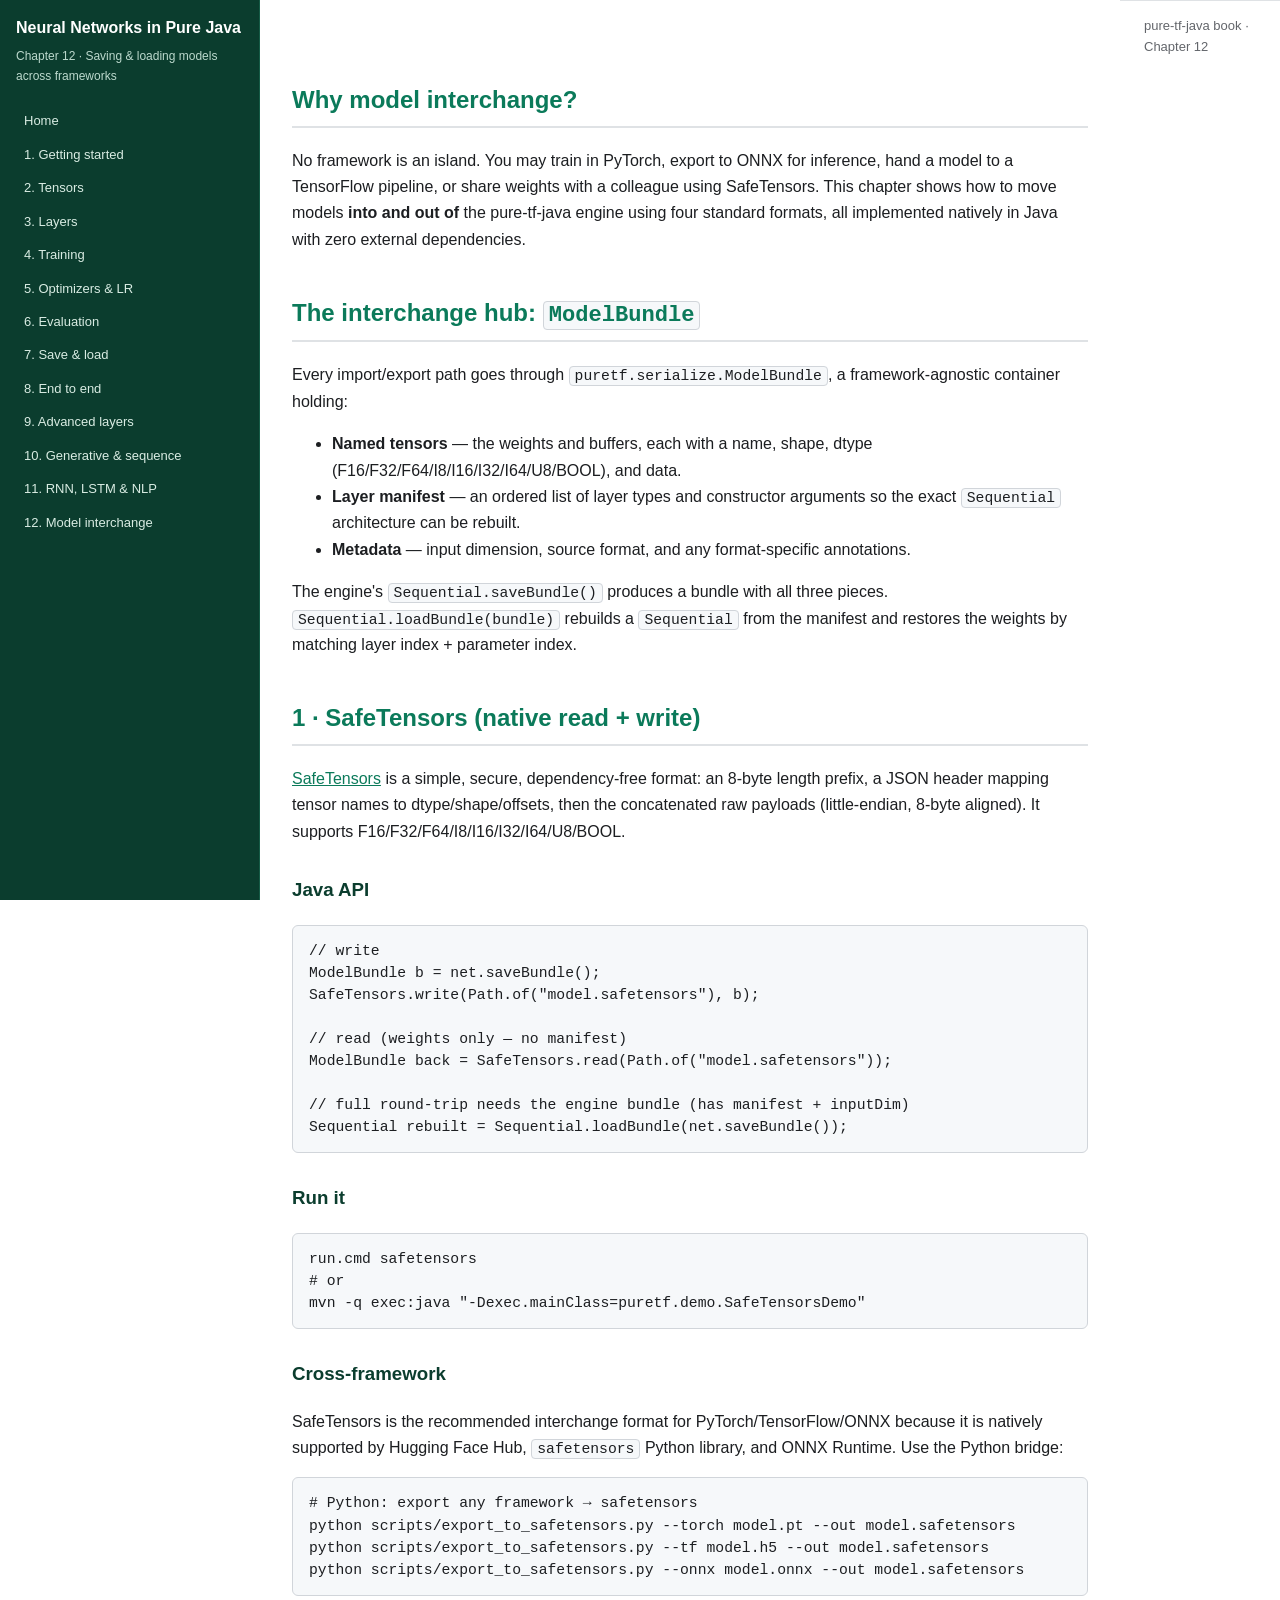
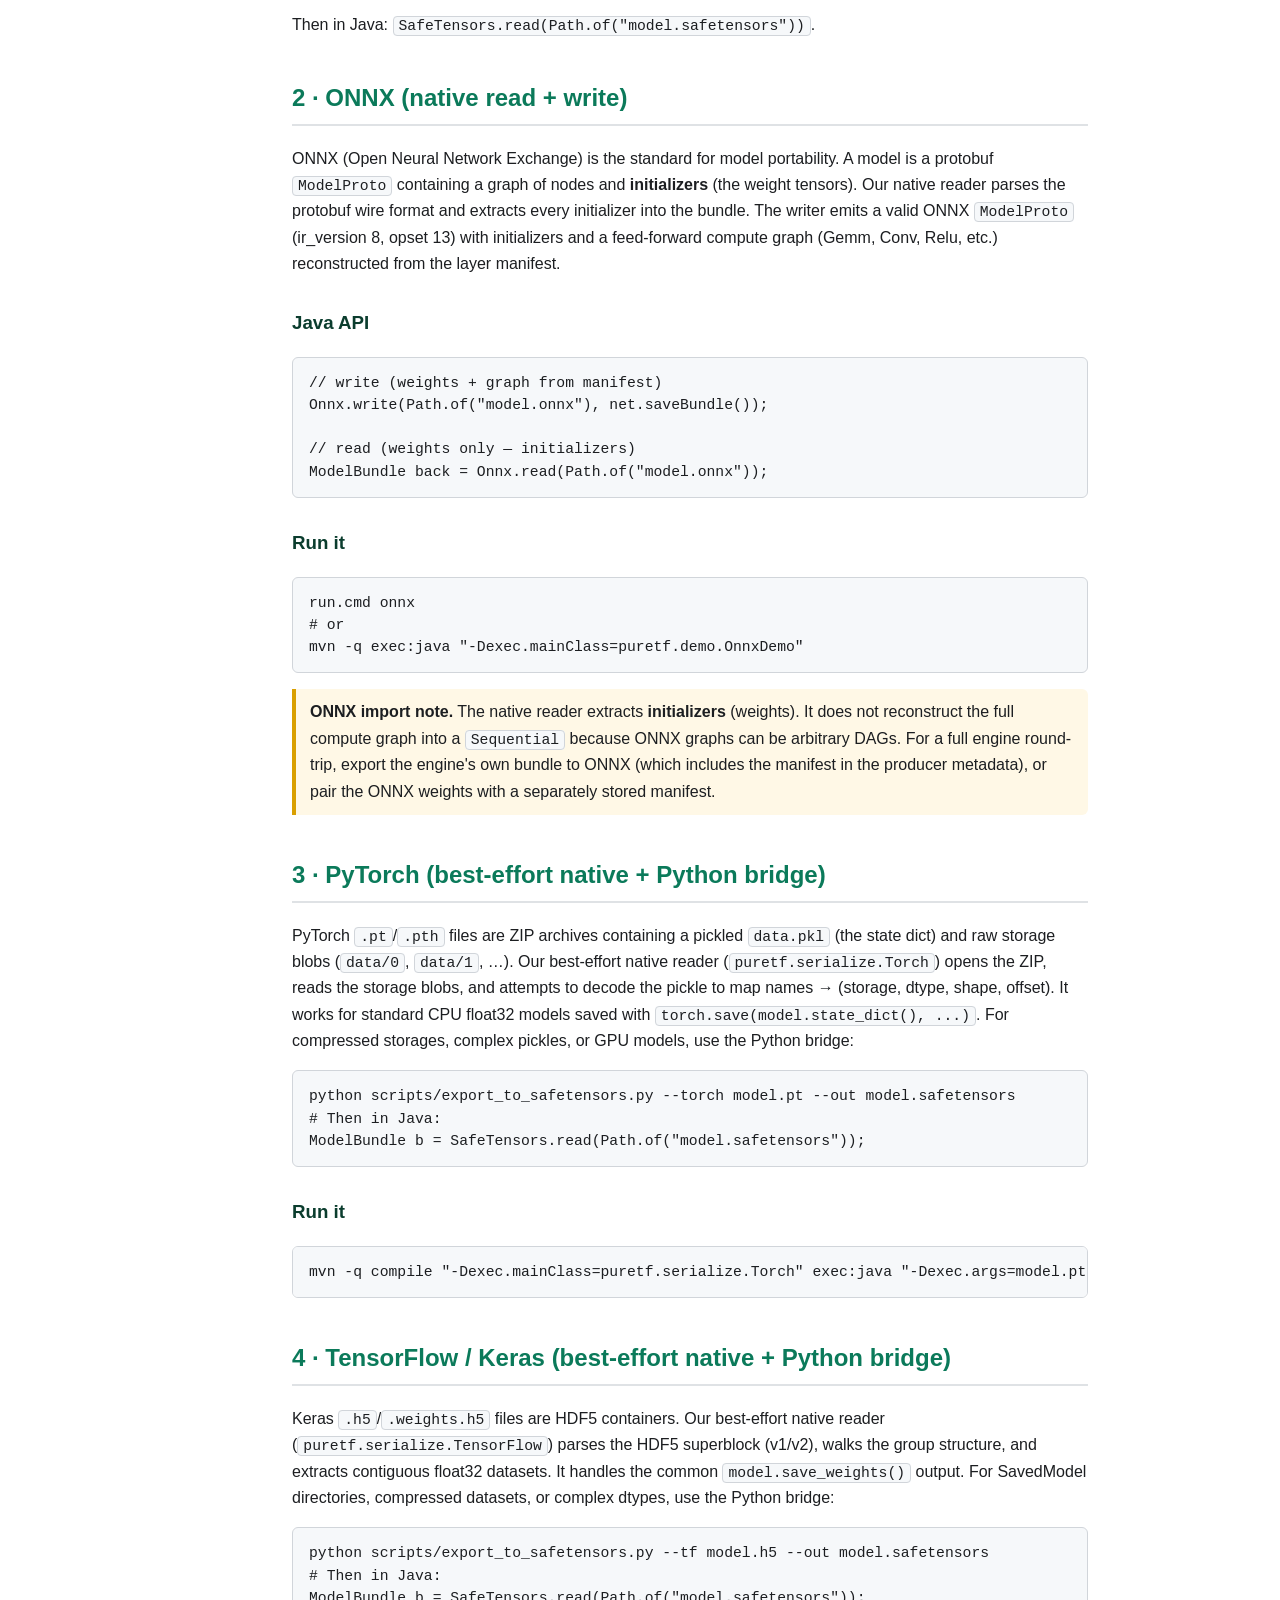
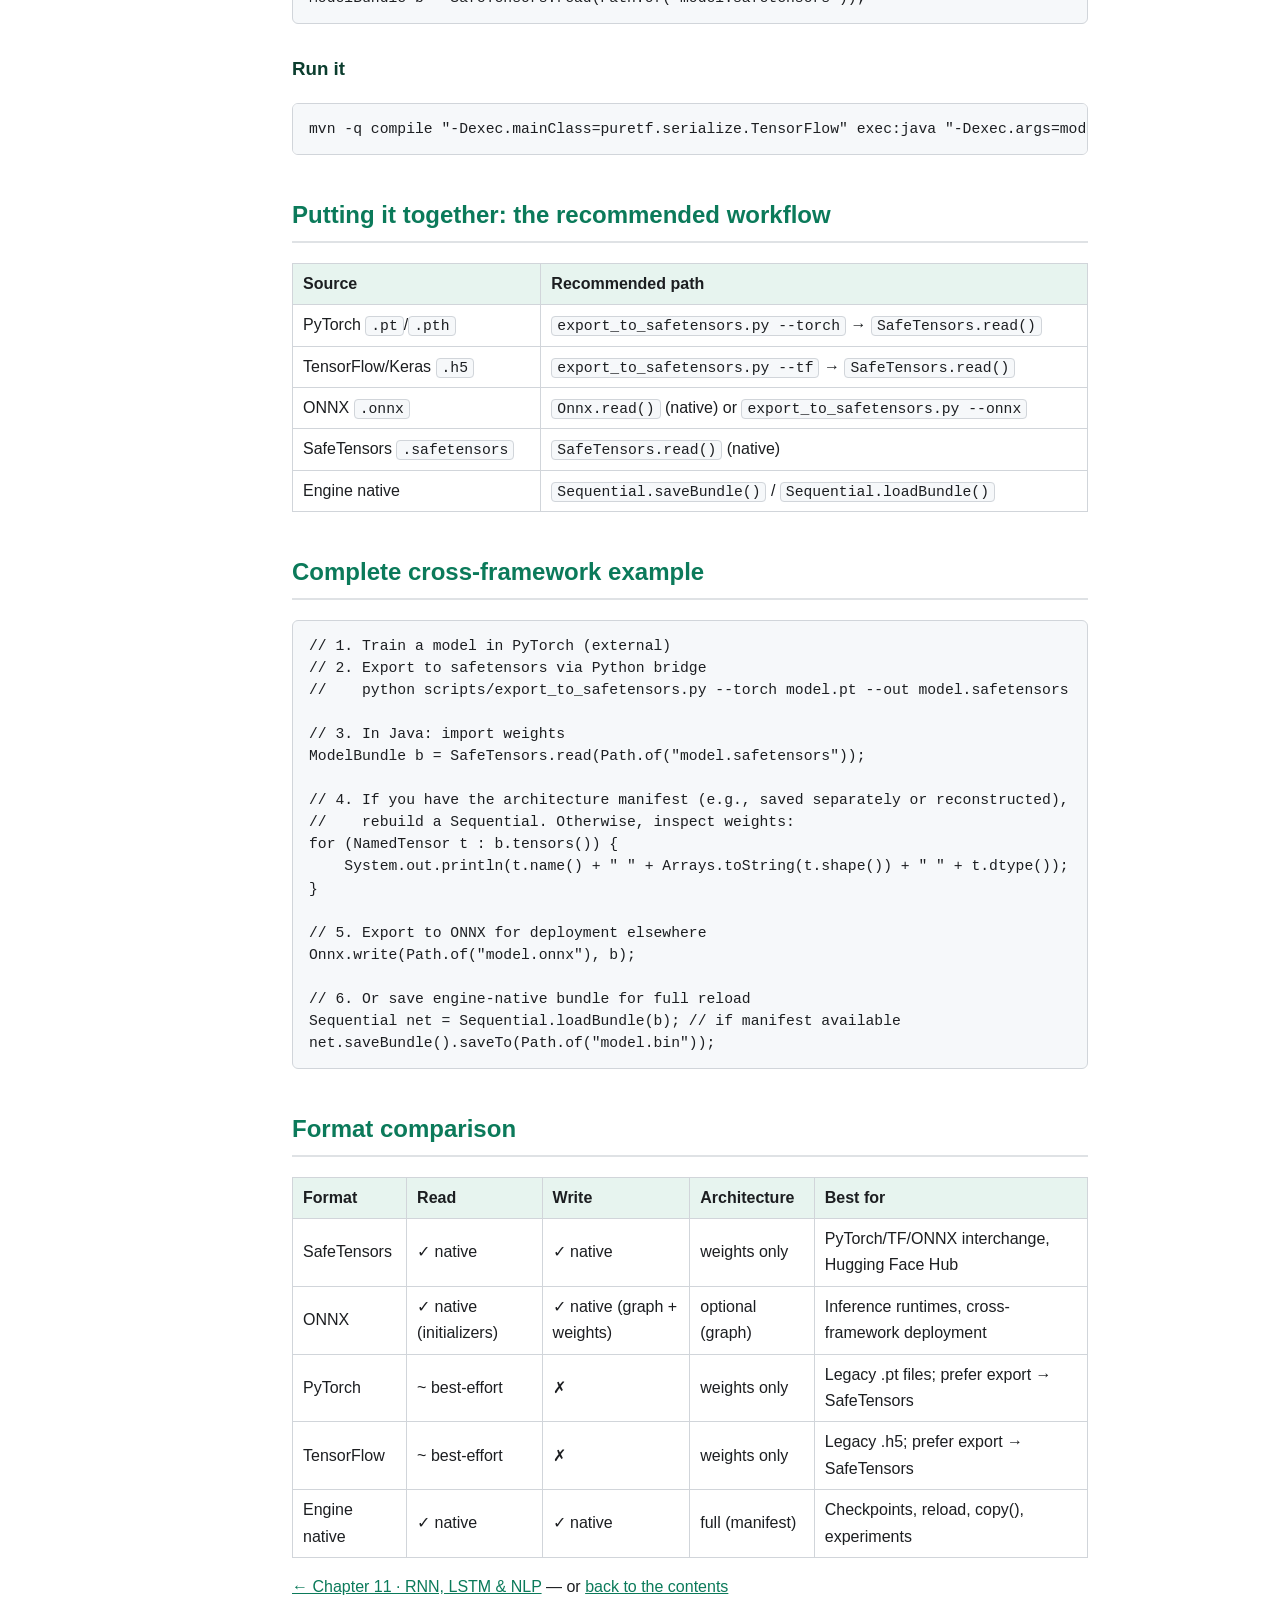
<file: book/ch12-model-interchange.html>
<!DOCTYPE html>
<html lang="en">
<head>
<meta charset="UTF-8">
<meta name="viewport" content="width=device-width, initial-scale=1.0">
<title>Ch.12 · Model Interchange (ONNX, SafeTensors, PyTorch, TensorFlow)</title>
<link rel="stylesheet" href="style.css">
</head>
<body>
<header class="site">
  <h1>Neural Networks in Pure Java</h1>
  <span class="sub">Chapter 12 · Saving & loading models across frameworks</span>
<nav class="chapters">
  <ol>
    <li><a href="index.html">Home</a></li>
    <li><a href="ch1-getting-started.html">1. Getting started</a></li>
    <li><a href="ch2-tensors.html">2. Tensors</a></li>
    <li><a href="ch3-layers.html">3. Layers</a></li>
    <li><a href="ch4-training.html">4. Training</a></li>
    <li><a href="ch5-optimizers-lr.html">5. Optimizers & LR</a></li>
    <li><a href="ch6-evaluation.html">6. Evaluation</a></li>
    <li><a href="ch7-persistence.html">7. Save & load</a></li>
    <li><a href="ch8-putting-it-together.html">8. End to end</a></li>
    <li><a href="ch9-advanced-layers.html">9. Advanced layers</a></li>
    <li><a href="ch10-sequence-generative.html">10. Generative & sequence</a></li>
    <li><a href="ch11-rnn-lstm-nlp.html">11. RNN, LSTM & NLP</a></li>
    <li><a href="ch12-model-interchange.html">12. Model interchange</a></li>
  </ol>
</nav></header><main>
  <h2>Why model interchange?</h2>
  <p>
    No framework is an island. You may train in PyTorch, export to ONNX for inference,
    hand a model to a TensorFlow pipeline, or share weights with a colleague using
    SafeTensors. This chapter shows how to move models <b>into and out of</b> the
    pure-tf-java engine using four standard formats, all implemented natively in
    Java with zero external dependencies.
  </p>

  <h2>The interchange hub: <code>ModelBundle</code></h2>
  <p>
    Every import/export path goes through <code>puretf.serialize.ModelBundle</code>,
    a framework-agnostic container holding:
  </p>
  <ul>
    <li><b>Named tensors</b> — the weights and buffers, each with a name, shape,
        dtype (F16/F32/F64/I8/I16/I32/I64/U8/BOOL), and data.</li>
    <li><b>Layer manifest</b> — an ordered list of layer types and constructor
        arguments so the exact <code>Sequential</code> architecture can be rebuilt.</li>
    <li><b>Metadata</b> — input dimension, source format, and any format-specific
        annotations.</li>
  </ul>
  <p>
    The engine's <code>Sequential.saveBundle()</code> produces a bundle with all three
    pieces. <code>Sequential.loadBundle(bundle)</code> rebuilds a <code>Sequential</code>
    from the manifest and restores the weights by matching layer index + parameter index.
  </p>

  <h2>1 · SafeTensors (native read + write)</h2>
  <p>
    <a href="https://huggingface.co/docs/safetensors">SafeTensors</a> is a simple,
    secure, dependency-free format: an 8-byte length prefix, a JSON header mapping
    tensor names to dtype/shape/offsets, then the concatenated raw payloads
    (little-endian, 8-byte aligned). It supports F16/F32/F64/I8/I16/I32/I64/U8/BOOL.
  </p>

  <h3>Java API</h3>
  <pre><code>// write
ModelBundle b = net.saveBundle();
SafeTensors.write(Path.of("model.safetensors"), b);

// read (weights only — no manifest)
ModelBundle back = SafeTensors.read(Path.of("model.safetensors"));

// full round-trip needs the engine bundle (has manifest + inputDim)
Sequential rebuilt = Sequential.loadBundle(net.saveBundle());</code></pre>

  <h3>Run it</h3>
  <pre><code>run.cmd safetensors
# or
mvn -q exec:java "-Dexec.mainClass=puretf.demo.SafeTensorsDemo"</code></pre>

  <h3>Cross-framework</h3>
  <p>
    SafeTensors is the recommended interchange format for PyTorch/TensorFlow/ONNX
    because it is natively supported by Hugging Face Hub, <code>safetensors</code>
    Python library, and ONNX Runtime. Use the Python bridge:
  </p>
  <pre><code># Python: export any framework → safetensors
python scripts/export_to_safetensors.py --torch model.pt --out model.safetensors
python scripts/export_to_safetensors.py --tf model.h5 --out model.safetensors
python scripts/export_to_safetensors.py --onnx model.onnx --out model.safetensors</code></pre>
  <p>Then in Java: <code>SafeTensors.read(Path.of("model.safetensors"))</code>.</p>

  <h2>2 · ONNX (native read + write)</h2>
  <p>
    ONNX (Open Neural Network Exchange) is the standard for model portability.
    A model is a protobuf <code>ModelProto</code> containing a graph of nodes
    and <b>initializers</b> (the weight tensors). Our native reader parses the
    protobuf wire format and extracts every initializer into the bundle.
    The writer emits a valid ONNX <code>ModelProto</code> (ir_version 8, opset 13)
    with initializers and a feed-forward compute graph (Gemm, Conv, Relu, etc.)
    reconstructed from the layer manifest.
  </p>

  <h3>Java API</h3>
  <pre><code>// write (weights + graph from manifest)
Onnx.write(Path.of("model.onnx"), net.saveBundle());

// read (weights only — initializers)
ModelBundle back = Onnx.read(Path.of("model.onnx"));</code></pre>

  <h3>Run it</h3>
  <pre><code>run.cmd onnx
# or
mvn -q exec:java "-Dexec.mainClass=puretf.demo.OnnxDemo"</code></pre>

  <div class="note">
    <b>ONNX import note.</b> The native reader extracts <b>initializers</b>
    (weights). It does not reconstruct the full compute graph into a
    <code>Sequential</code> because ONNX graphs can be arbitrary DAGs.
    For a full engine round-trip, export the engine's own bundle to ONNX
    (which includes the manifest in the producer metadata), or pair the
    ONNX weights with a separately stored manifest.
  </div>

  <h2>3 · PyTorch (best-effort native + Python bridge)</h2>
  <p>
    PyTorch <code>.pt</code>/<code>.pth</code> files are ZIP archives containing
    a pickled <code>data.pkl</code> (the state dict) and raw storage blobs
    (<code>data/0</code>, <code>data/1</code>, …). Our best-effort native reader
    (<code>puretf.serialize.Torch</code>) opens the ZIP, reads the storage blobs,
    and attempts to decode the pickle to map names → (storage, dtype, shape, offset).
    It works for standard CPU float32 models saved with
    <code>torch.save(model.state_dict(), ...)</code>. For compressed storages,
    complex pickles, or GPU models, use the Python bridge:
  </p>
  <pre><code>python scripts/export_to_safetensors.py --torch model.pt --out model.safetensors
# Then in Java:
ModelBundle b = SafeTensors.read(Path.of("model.safetensors"));</code></pre>

  <h3>Run it</h3>
  <pre><code>mvn -q compile "-Dexec.mainClass=puretf.serialize.Torch" exec:java "-Dexec.args=model.pt"</code></pre>

  <h2>4 · TensorFlow / Keras (best-effort native + Python bridge)</h2>
  <p>
    Keras <code>.h5</code>/<code>.weights.h5</code> files are HDF5 containers.
    Our best-effort native reader (<code>puretf.serialize.TensorFlow</code>)
    parses the HDF5 superblock (v1/v2), walks the group structure, and extracts
    contiguous float32 datasets. It handles the common
    <code>model.save_weights()</code> output. For SavedModel directories,
    compressed datasets, or complex dtypes, use the Python bridge:
  </p>
  <pre><code>python scripts/export_to_safetensors.py --tf model.h5 --out model.safetensors
# Then in Java:
ModelBundle b = SafeTensors.read(Path.of("model.safetensors"));</code></pre>

  <h3>Run it</h3>
  <pre><code>mvn -q compile "-Dexec.mainClass=puretf.serialize.TensorFlow" exec:java "-Dexec.args=model.h5"</code></pre>

  <h2>Putting it together: the recommended workflow</h2>
  <table>
    <tr><th>Source</th><th>Recommended path</th></tr>
    <tr><td>PyTorch <code>.pt</code>/<code>.pth</code></td>
    <td><code>export_to_safetensors.py --torch</code> → <code>SafeTensors.read()</code></td></tr>
    <tr><td>TensorFlow/Keras <code>.h5</code></td>
    <td><code>export_to_safetensors.py --tf</code> → <code>SafeTensors.read()</code></td></tr>
    <tr><td>ONNX <code>.onnx</code></td>
    <td><code>Onnx.read()</code> (native) or <code>export_to_safetensors.py --onnx</code></td></tr>
    <tr><td>SafeTensors <code>.safetensors</code></td>
    <td><code>SafeTensors.read()</code> (native)</td></tr>
    <tr><td>Engine native</td>
    <td><code>Sequential.saveBundle()</code> / <code>Sequential.loadBundle()</code></td></tr>
  </table>

  <h2>Complete cross-framework example</h2>
  <pre><code>// 1. Train a model in PyTorch (external)
// 2. Export to safetensors via Python bridge
//    python scripts/export_to_safetensors.py --torch model.pt --out model.safetensors

// 3. In Java: import weights
ModelBundle b = SafeTensors.read(Path.of("model.safetensors"));

// 4. If you have the architecture manifest (e.g., saved separately or reconstructed),
//    rebuild a Sequential. Otherwise, inspect weights:
for (NamedTensor t : b.tensors()) {
    System.out.println(t.name() + " " + Arrays.toString(t.shape()) + " " + t.dtype());
}

// 5. Export to ONNX for deployment elsewhere
Onnx.write(Path.of("model.onnx"), b);

// 6. Or save engine-native bundle for full reload
Sequential net = Sequential.loadBundle(b); // if manifest available
net.saveBundle().saveTo(Path.of("model.bin"));</code></pre>

  <h2>Format comparison</h2>
  <table>
    <tr><th>Format</th><th>Read</th><th>Write</th><th>Architecture</th><th>Best for</th></tr>
    <tr><td>SafeTensors</td><td>✓ native</td><td>✓ native</td><td>weights only</td><td>PyTorch/TF/ONNX interchange, Hugging Face Hub</td></tr>
    <tr><td>ONNX</td><td>✓ native (initializers)</td><td>✓ native (graph + weights)</td><td>optional (graph)</td><td>Inference runtimes, cross-framework deployment</td></tr>
    <tr><td>PyTorch</td><td>~ best-effort</td><td>✗</td><td>weights only</td><td>Legacy .pt files; prefer export → SafeTensors</td></tr>
    <tr><td>TensorFlow</td><td>~ best-effort</td><td>✗</td><td>weights only</td><td>Legacy .h5; prefer export → SafeTensors</td></tr>
    <tr><td>Engine native</td><td>✓ native</td><td>✓ native</td><td>full (manifest)</td><td>Checkpoints, reload, copy(), experiments</td></tr>
  </table>

  <p><a href="ch11-rnn-lstm-nlp.html">← Chapter 11 · RNN, LSTM & NLP</a> &mdash;
     or <a href="index.html">back to the contents</a></p>
</main>
<footer>pure-tf-java book · Chapter 12</footer>
</body>
</html>
</file>
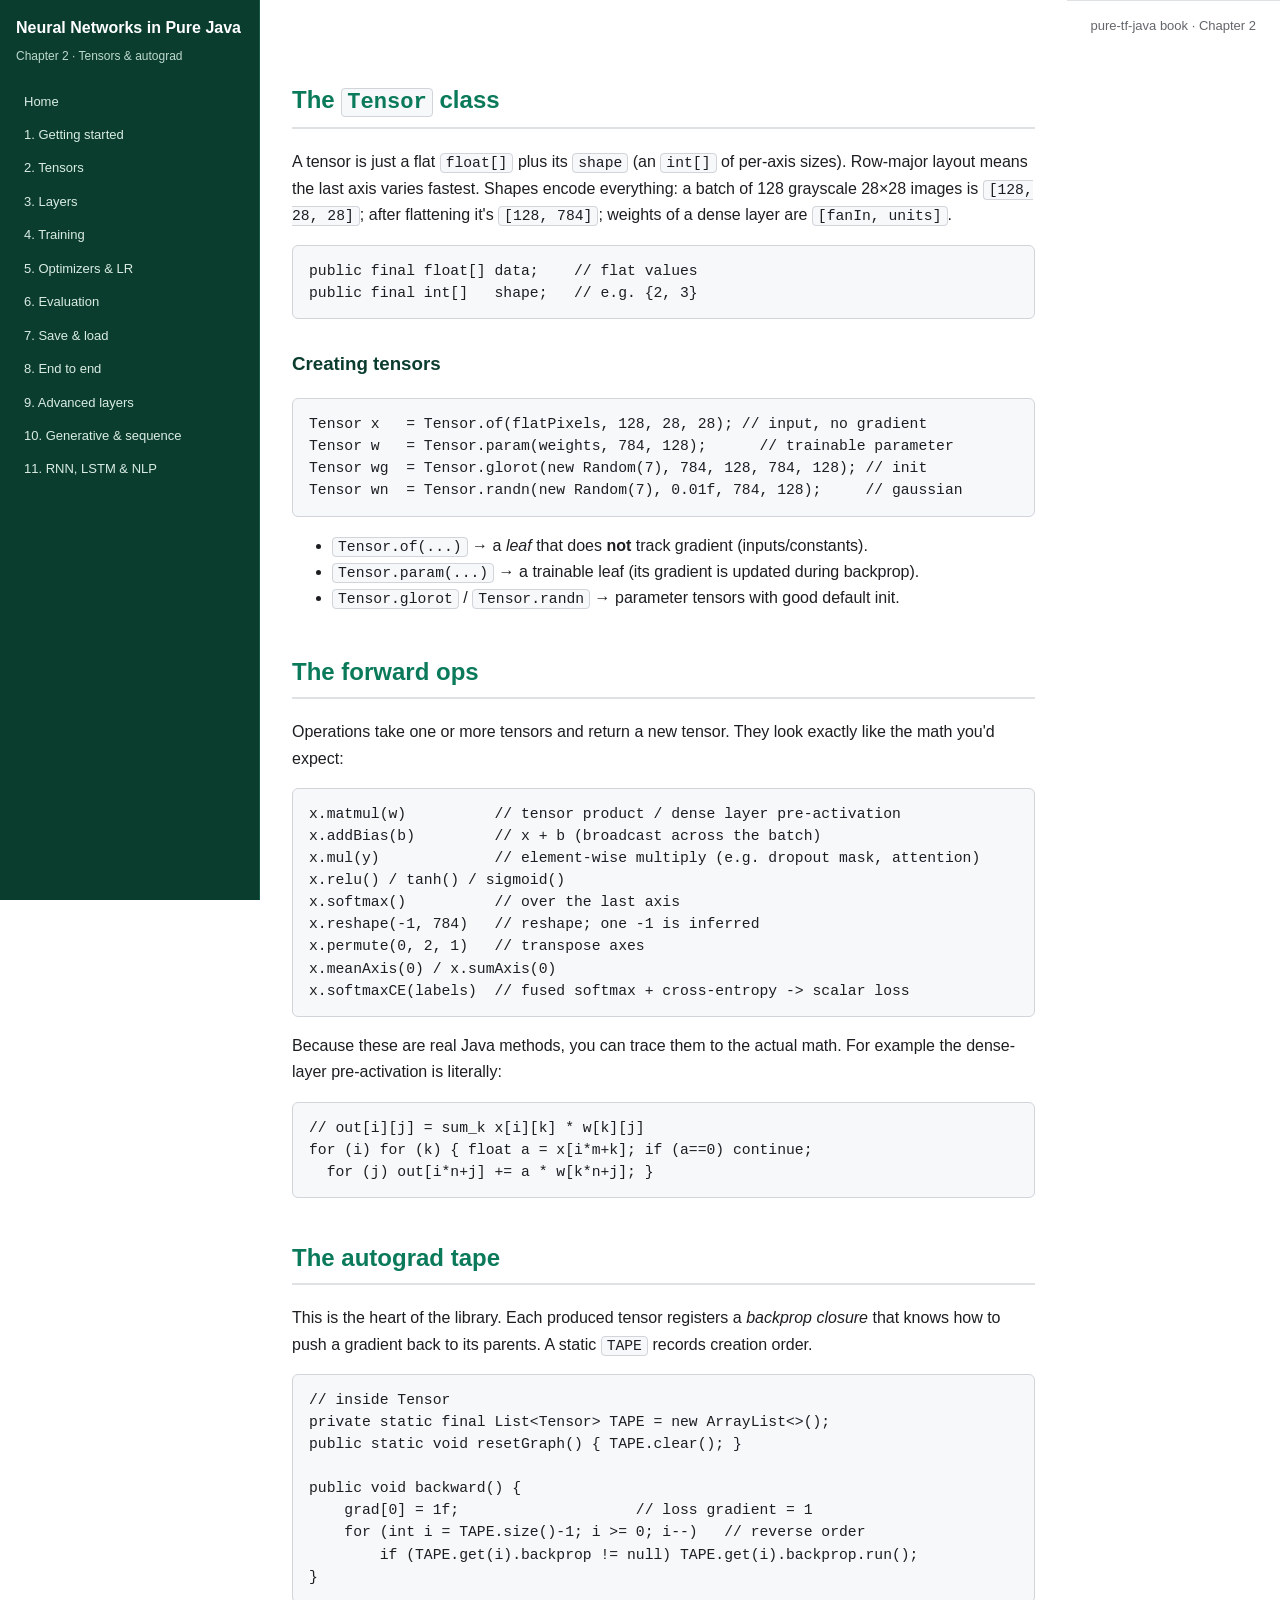
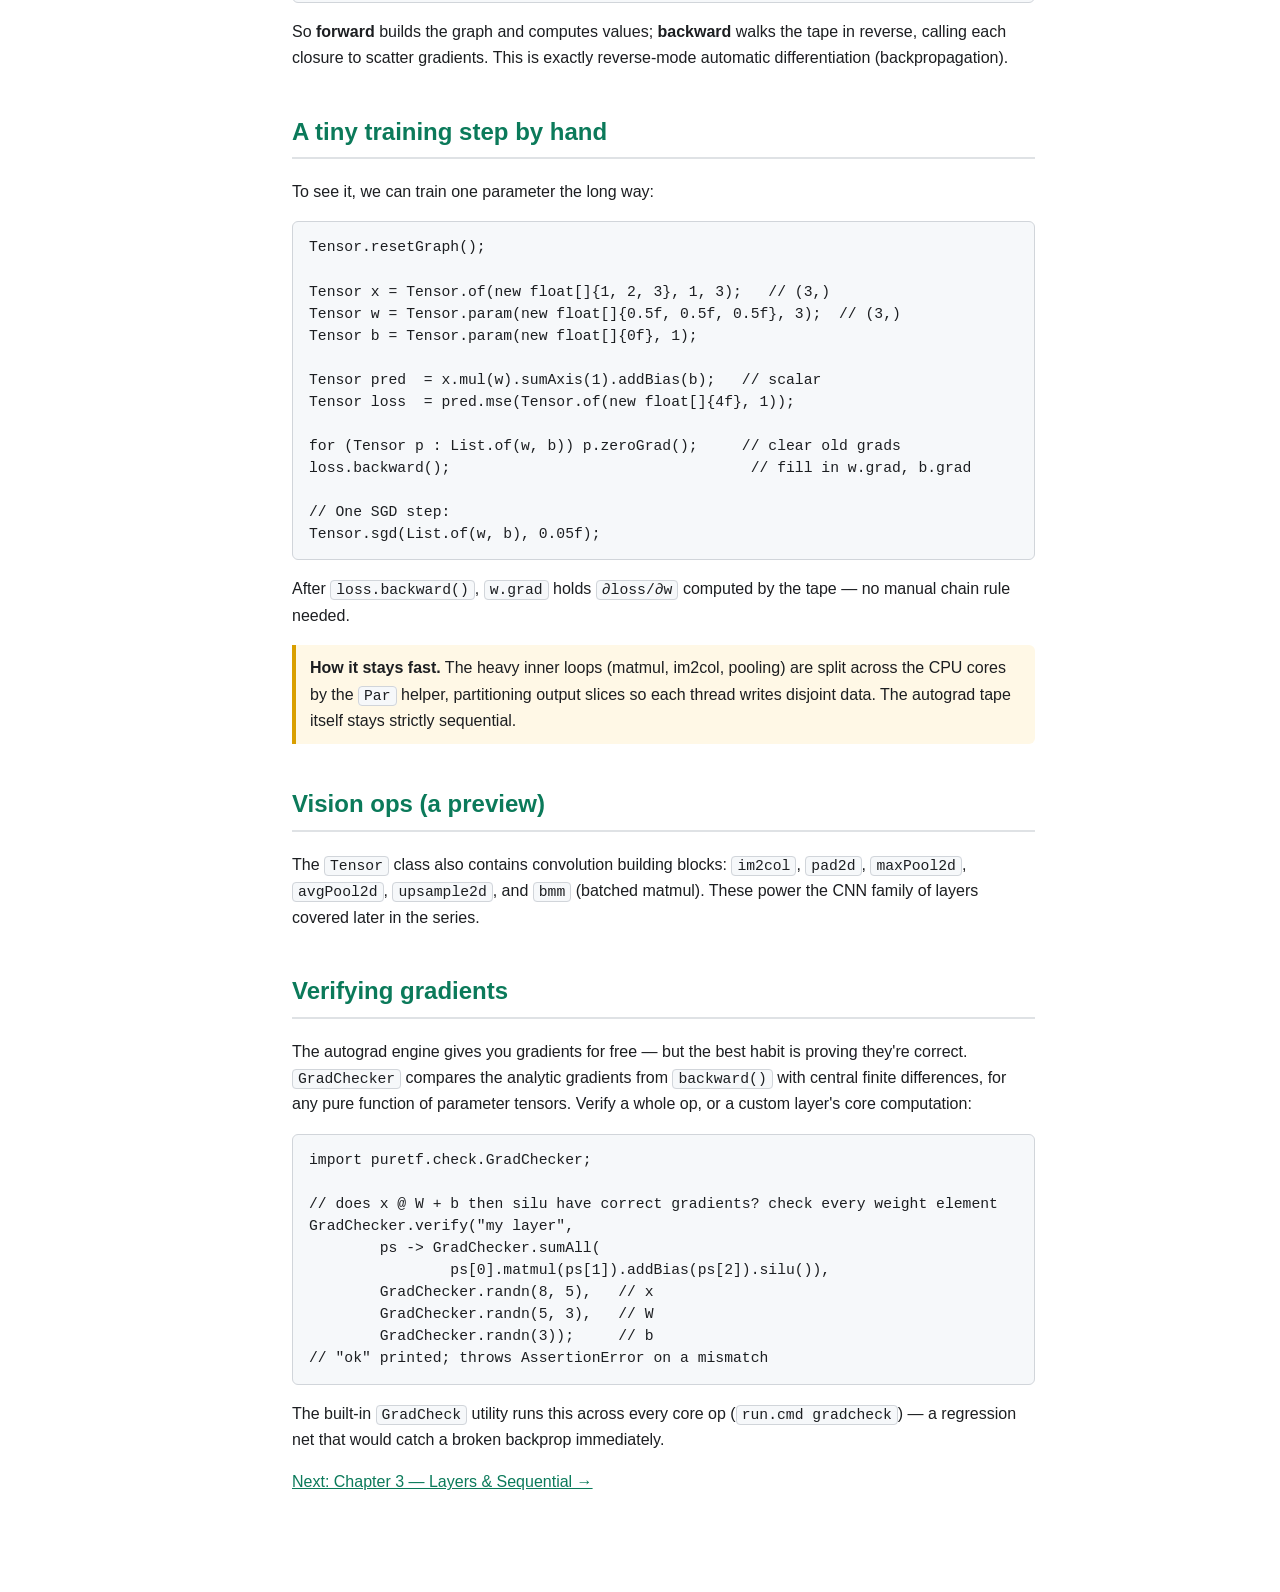
<file: book/ch2-tensors.html>
<!DOCTYPE html>
<html lang="en">
<head>
<meta charset="UTF-8">
<meta name="viewport" content="width=device-width, initial-scale=1.0">
<title>Ch.2 · Tensors &amp; autograd</title>
<link rel="stylesheet" href="style.css">
</head>
<body>
<header class="site">
  <h1>Neural Networks in Pure Java</h1>
  <span class="sub">Chapter 2 · Tensors &amp; autograd</span>
<nav class="chapters">
  <ol>
    <li><a href="index.html">Home</a></li>
    <li><a href="ch1-getting-started.html">1. Getting started</a></li>
    <li><a href="ch2-tensors.html">2. Tensors</a></li>
    <li><a href="ch3-layers.html">3. Layers</a></li>
    <li><a href="ch4-training.html">4. Training</a></li>
    <li><a href="ch5-optimizers-lr.html">5. Optimizers &amp; LR</a></li>
    <li><a href="ch6-evaluation.html">6. Evaluation</a></li>
    <li><a href="ch7-persistence.html">7. Save &amp; load</a></li>
    <li><a href="ch8-putting-it-together.html">8. End to end</a></li>
    <li><a href="ch9-advanced-layers.html">9. Advanced layers</a></li>
    <li><a href="ch10-sequence-generative.html">10. Generative &amp; sequence</a></li>
    <li><a href="ch11-rnn-lstm-nlp.html">11. RNN, LSTM &amp; NLP</a></li>
  </ol>
</nav></header><main>
  <h2>The <code>Tensor</code> class</h2>
  <p>
    A tensor is just a flat <code>float[]</code> plus its <code>shape</code> (an
    <code>int[]</code> of per-axis sizes). Row-major layout means the last axis
    varies fastest. Shapes encode everything: a batch of 128 grayscale 28×28 images is
    <code>[128, 28, 28]</code>; after flattening it's <code>[128, 784]</code>; weights of
    a dense layer are <code>[fanIn, units]</code>.
  </p>
  <pre><code>public final float[] data;    // flat values
public final int[]   shape;   // e.g. {2, 3}</code></pre>
  <h3>Creating tensors</h3>
  <pre><code>Tensor x   = Tensor.of(flatPixels, 128, 28, 28); // input, no gradient
Tensor w   = Tensor.param(weights, 784, 128);      // trainable parameter
Tensor wg  = Tensor.glorot(new Random(7), 784, 128, 784, 128); // init
Tensor wn  = Tensor.randn(new Random(7), 0.01f, 784, 128);     // gaussian</code></pre>
  <ul>
    <li><code>Tensor.of(...)</code> → a <em>leaf</em> that does <strong>not</strong> track gradient (inputs/constants).</li>
    <li><code>Tensor.param(...)</code> → a trainable leaf (its gradient is updated during backprop).</li>
    <li><code>Tensor.glorot</code> / <code>Tensor.randn</code> → parameter tensors with good default init.</li>
  </ul>

  <h2>The forward ops</h2>
  <p>
    Operations take one or more tensors and return a new tensor. They look exactly like
    the math you'd expect:
  </p>
  <pre><code>x.matmul(w)          // tensor product / dense layer pre-activation
x.addBias(b)         // x + b (broadcast across the batch)
x.mul(y)             // element-wise multiply (e.g. dropout mask, attention)
x.relu() / tanh() / sigmoid()
x.softmax()          // over the last axis
x.reshape(-1, 784)   // reshape; one -1 is inferred
x.permute(0, 2, 1)   // transpose axes
x.meanAxis(0) / x.sumAxis(0)
x.softmaxCE(labels)  // fused softmax + cross-entropy -> scalar loss</code></pre>
  <p>
    Because these are real Java methods, you can trace them to the actual math. For
    example the dense-layer pre-activation is literally:
  </p>
  <pre><code>// out[i][j] = sum_k x[i][k] * w[k][j]
for (i) for (k) { float a = x[i*m+k]; if (a==0) continue;
  for (j) out[i*n+j] += a * w[k*n+j]; }</code></pre>

  <h2>The autograd tape</h2>
  <p>
    This is the heart of the library. Each produced tensor registers a
    <em>backprop closure</em> that knows how to push a gradient back to its parents.
    A static <code>TAPE</code> records creation order.
  </p>
  <pre><code>// inside Tensor
private static final List&lt;Tensor&gt; TAPE = new ArrayList&lt;&gt;();
public static void resetGraph() { TAPE.clear(); }

public void backward() {
    grad[0] = 1f;                    // loss gradient = 1
    for (int i = TAPE.size()-1; i &gt;= 0; i--)   // reverse order
        if (TAPE.get(i).backprop != null) TAPE.get(i).backprop.run();
}</code></pre>
  <p>
    So <strong>forward</strong> builds the graph and computes values; <strong>backward</strong>
    walks the tape in reverse, calling each closure to scatter gradients. This is exactly
    reverse-mode automatic differentiation (backpropagation).
  </p>

  <h2>A tiny training step by hand</h2>
  <p>To see it, we can train one parameter the long way:</p>
  <pre><code>Tensor.resetGraph();

Tensor x = Tensor.of(new float[]{1, 2, 3}, 1, 3);   // (3,)
Tensor w = Tensor.param(new float[]{0.5f, 0.5f, 0.5f}, 3);  // (3,)
Tensor b = Tensor.param(new float[]{0f}, 1);

Tensor pred  = x.mul(w).sumAxis(1).addBias(b);   // scalar
Tensor loss  = pred.mse(Tensor.of(new float[]{4f}, 1));

for (Tensor p : List.of(w, b)) p.zeroGrad();     // clear old grads
loss.backward();                                  // fill in w.grad, b.grad

// One SGD step:
Tensor.sgd(List.of(w, b), 0.05f);</code></pre>
  <p>
    After <code>loss.backward()</code>, <code>w.grad</code> holds
    <code>∂loss/∂w</code> computed by the tape — no manual chain rule needed.
  </p>

  <div class="note">
    <b>How it stays fast.</b> The heavy inner loops (matmul, im2col, pooling) are split
    across the CPU cores by the <code>Par</code> helper, partitioning output slices so
    each thread writes disjoint data. The autograd tape itself stays strictly sequential.
  </div>

  <h2>Vision ops (a preview)</h2>
  <p>
    The <code>Tensor</code> class also contains convolution building blocks:
    <code>im2col</code>, <code>pad2d</code>, <code>maxPool2d</code>,
    <code>avgPool2d</code>, <code>upsample2d</code>, and <code>bmm</code> (batched
    matmul). These power the CNN family of layers covered later in the series.
  </p>

  <h2>Verifying gradients</h2>
  <p>
    The autograd engine gives you gradients for free — but the best habit is proving they're
    correct. <code>GradChecker</code> compares the analytic gradients from
    <code>backward()</code> with central finite differences, for any pure function of
    parameter tensors. Verify a whole op, or a custom layer's core computation:
  </p>
  <pre><code>import puretf.check.GradChecker;

// does x @ W + b then silu have correct gradients? check every weight element
GradChecker.verify("my layer",
        ps -> GradChecker.sumAll(
                ps[0].matmul(ps[1]).addBias(ps[2]).silu()),
        GradChecker.randn(8, 5),   // x
        GradChecker.randn(5, 3),   // W
        GradChecker.randn(3));     // b
// "ok" printed; throws AssertionError on a mismatch</code></pre>
  <p>
    The built-in <code>GradCheck</code> utility runs this across every core op
    (<code>run.cmd gradcheck</code>) — a regression net that would catch a broken
    backprop immediately.
  </p>

  <p><a href="ch3-layers.html">Next: Chapter 3 — Layers &amp; Sequential →</a></p>
</main>
<footer>pure-tf-java book · Chapter 2</footer>
</body>
</html>
</file>
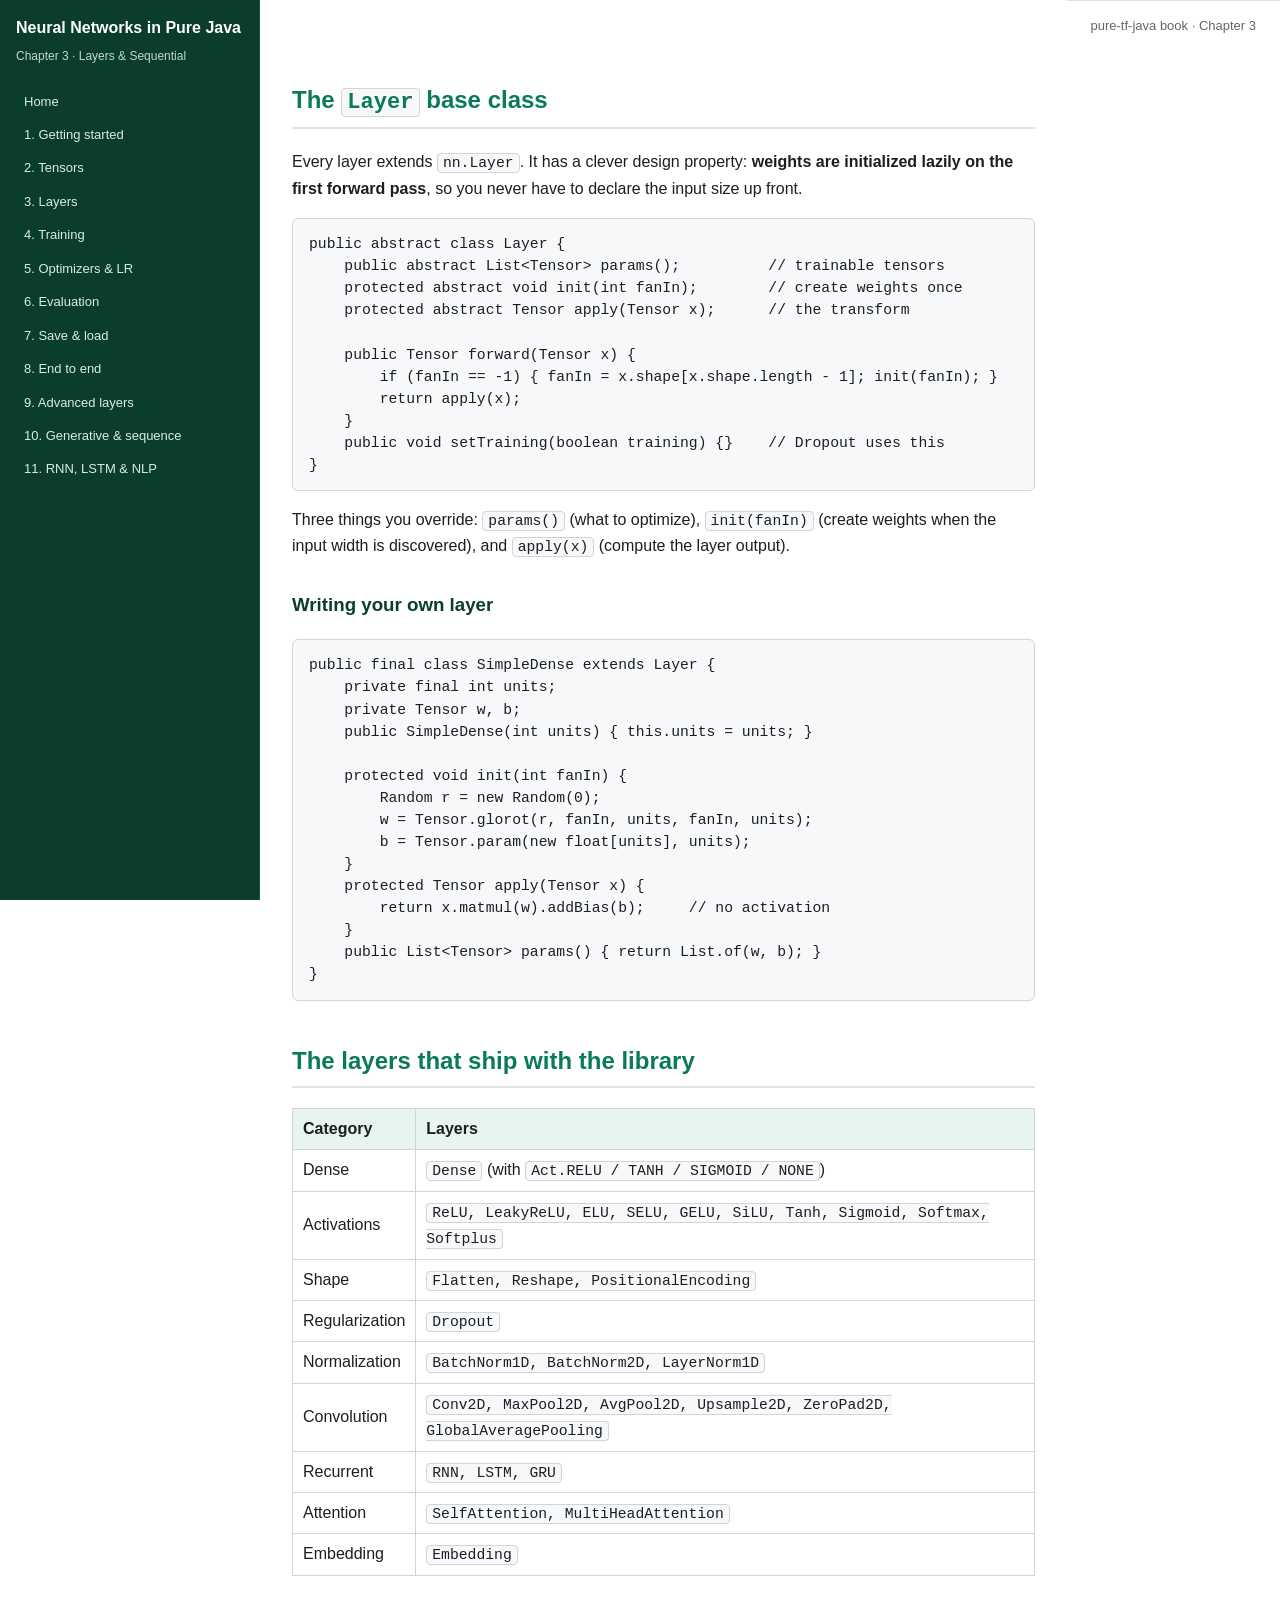
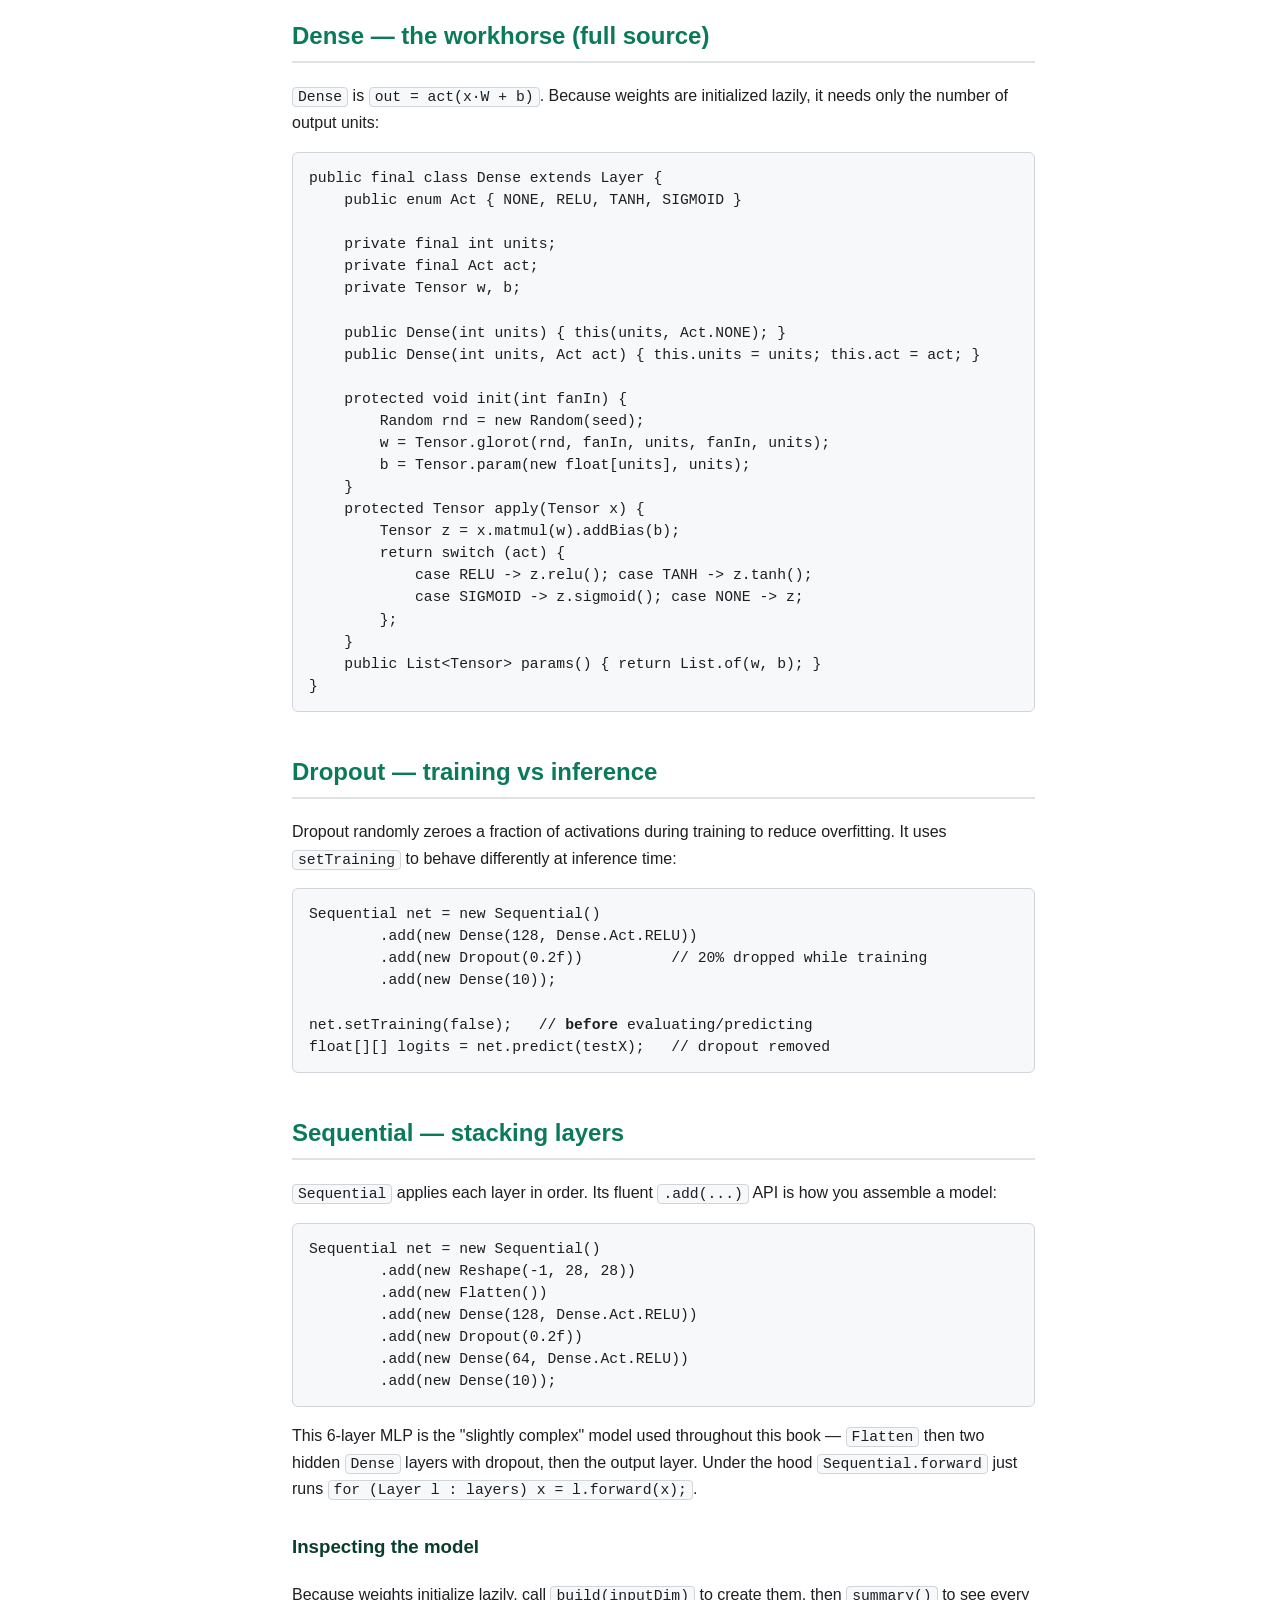
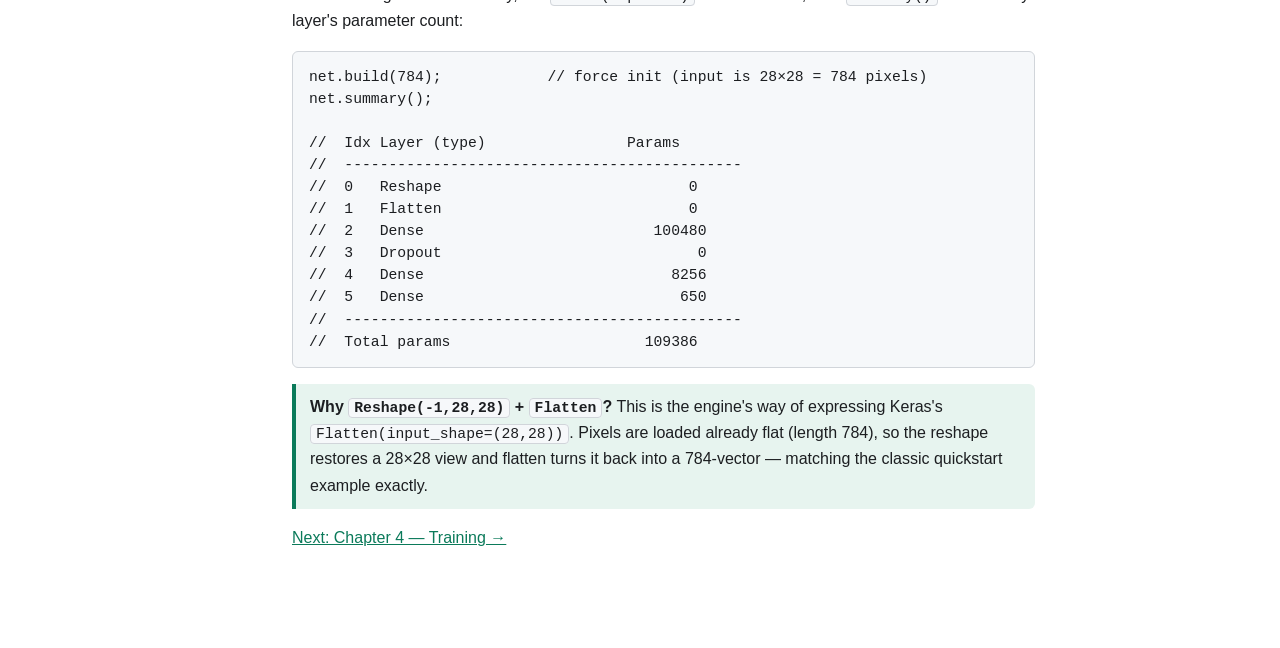
<file: book/ch3-layers.html>
<!DOCTYPE html>
<html lang="en">
<head>
<meta charset="UTF-8">
<meta name="viewport" content="width=device-width, initial-scale=1.0">
<title>Ch.3 · Layers &amp; Sequential</title>
<link rel="stylesheet" href="style.css">
</head>
<body>
<header class="site">
  <h1>Neural Networks in Pure Java</h1>
  <span class="sub">Chapter 3 · Layers &amp; Sequential</span>
<nav class="chapters">
  <ol>
    <li><a href="index.html">Home</a></li>
    <li><a href="ch1-getting-started.html">1. Getting started</a></li>
    <li><a href="ch2-tensors.html">2. Tensors</a></li>
    <li><a href="ch3-layers.html">3. Layers</a></li>
    <li><a href="ch4-training.html">4. Training</a></li>
    <li><a href="ch5-optimizers-lr.html">5. Optimizers &amp; LR</a></li>
    <li><a href="ch6-evaluation.html">6. Evaluation</a></li>
    <li><a href="ch7-persistence.html">7. Save &amp; load</a></li>
    <li><a href="ch8-putting-it-together.html">8. End to end</a></li>
    <li><a href="ch9-advanced-layers.html">9. Advanced layers</a></li>
    <li><a href="ch10-sequence-generative.html">10. Generative &amp; sequence</a></li>
    <li><a href="ch11-rnn-lstm-nlp.html">11. RNN, LSTM &amp; NLP</a></li>
  </ol>
</nav></header><main>
  <h2>The <code>Layer</code> base class</h2>
  <p>
    Every layer extends <code>nn.Layer</code>. It has a clever design property:
    <strong>weights are initialized lazily on the first forward pass</strong>, so you never
    have to declare the input size up front.
  </p>
  <pre><code>public abstract class Layer {
    public abstract List&lt;Tensor&gt; params();          // trainable tensors
    protected abstract void init(int fanIn);        // create weights once
    protected abstract Tensor apply(Tensor x);      // the transform

    public Tensor forward(Tensor x) {
        if (fanIn == -1) { fanIn = x.shape[x.shape.length - 1]; init(fanIn); }
        return apply(x);
    }
    public void setTraining(boolean training) {}    // Dropout uses this
}</code></pre>
  <p>
    Three things you override: <code>params()</code> (what to optimize),
    <code>init(fanIn)</code> (create weights when the input width is discovered), and
    <code>apply(x)</code> (compute the layer output).
  </p>

  <h3>Writing your own layer</h3>
  <pre><code>public final class SimpleDense extends Layer {
    private final int units;
    private Tensor w, b;
    public SimpleDense(int units) { this.units = units; }

    protected void init(int fanIn) {
        Random r = new Random(0);
        w = Tensor.glorot(r, fanIn, units, fanIn, units);
        b = Tensor.param(new float[units], units);
    }
    protected Tensor apply(Tensor x) {
        return x.matmul(w).addBias(b);     // no activation
    }
    public List&lt;Tensor&gt; params() { return List.of(w, b); }
}</code></pre>

  <h2>The layers that ship with the library</h2>
  <table>
    <tr><th>Category</th><th>Layers</th></tr>
    <tr><td>Dense</td><td><code>Dense</code> (with <code>Act.RELU / TANH / SIGMOID / NONE</code>)</td></tr>
    <tr><td>Activations</td><td><code>ReLU, LeakyReLU, ELU, SELU, GELU, SiLU, Tanh, Sigmoid, Softmax, Softplus</code></td></tr>
    <tr><td>Shape</td><td><code>Flatten, Reshape, PositionalEncoding</code></td></tr>
    <tr><td>Regularization</td><td><code>Dropout</code></td></tr>
    <tr><td>Normalization</td><td><code>BatchNorm1D, BatchNorm2D, LayerNorm1D</code></td></tr>
    <tr><td>Convolution</td><td><code>Conv2D, MaxPool2D, AvgPool2D, Upsample2D, ZeroPad2D, GlobalAveragePooling</code></td></tr>
    <tr><td>Recurrent</td><td><code>RNN, LSTM, GRU</code></td></tr>
    <tr><td>Attention</td><td><code>SelfAttention, MultiHeadAttention</code></td></tr>
    <tr><td>Embedding</td><td><code>Embedding</code></td></tr>
  </table>

  <h2>Dense — the workhorse (full source)</h2>
  <p>
    <code>Dense</code> is <code>out = act(x·W + b)</code>. Because weights are initialized
    lazily, it needs only the number of output units:
  </p>
  <pre><code>public final class Dense extends Layer {
    public enum Act { NONE, RELU, TANH, SIGMOID }

    private final int units;
    private final Act act;
    private Tensor w, b;

    public Dense(int units) { this(units, Act.NONE); }
    public Dense(int units, Act act) { this.units = units; this.act = act; }

    protected void init(int fanIn) {
        Random rnd = new Random(seed);
        w = Tensor.glorot(rnd, fanIn, units, fanIn, units);
        b = Tensor.param(new float[units], units);
    }
    protected Tensor apply(Tensor x) {
        Tensor z = x.matmul(w).addBias(b);
        return switch (act) {
            case RELU -> z.relu(); case TANH -> z.tanh();
            case SIGMOID -> z.sigmoid(); case NONE -> z;
        };
    }
    public List&lt;Tensor&gt; params() { return List.of(w, b); }
}</code></pre>

  <h2>Dropout — training vs inference</h2>
  <p>
    Dropout randomly zeroes a fraction of activations during training to reduce
    overfitting. It uses <code>setTraining</code> to behave differently at inference time:
  </p>
  <pre><code>Sequential net = new Sequential()
        .add(new Dense(128, Dense.Act.RELU))
        .add(new Dropout(0.2f))          // 20% dropped while training
        .add(new Dense(10));

net.setTraining(false);   // <b>before</b> evaluating/predicting
float[][] logits = net.predict(testX);   // dropout removed</code></pre>

  <h2>Sequential — stacking layers</h2>
  <p>
    <code>Sequential</code> applies each layer in order. Its fluent
    <code>.add(...)</code> API is how you assemble a model:
  </p>
  <pre><code>Sequential net = new Sequential()
        .add(new Reshape(-1, 28, 28))
        .add(new Flatten())
        .add(new Dense(128, Dense.Act.RELU))
        .add(new Dropout(0.2f))
        .add(new Dense(64, Dense.Act.RELU))
        .add(new Dense(10));</code></pre>
  <p>
    This 6-layer MLP is the "slightly complex" model used throughout this book —
    <code>Flatten</code> then two hidden <code>Dense</code> layers with dropout, then the
    output layer. Under the hood <code>Sequential.forward</code> just runs
    <code>for (Layer l : layers) x = l.forward(x);</code>.
  </p>

  <h3>Inspecting the model</h3>
  <p>
    Because weights initialize lazily, call <code>build(inputDim)</code> to create them,
    then <code>summary()</code> to see every layer's parameter count:
  </p>
  <pre><code>net.build(784);            // force init (input is 28×28 = 784 pixels)
net.summary();

//  Idx Layer (type)                Params
//  ---------------------------------------------
//  0   Reshape                            0
//  1   Flatten                            0
//  2   Dense                          100480
//  3   Dropout                             0
//  4   Dense                            8256
//  5   Dense                             650
//  ---------------------------------------------
//  Total params                      109386</code></pre>

  <div class="tip">
    <b>Why <code>Reshape(-1,28,28)</code> + <code>Flatten</code>?</b> This is the engine's
    way of expressing Keras's <code>Flatten(input_shape=(28,28))</code>. Pixels are loaded
    already flat (length 784), so the reshape restores a 28×28 view and flatten turns it
    back into a 784-vector — matching the classic quickstart example exactly.
  </div>

  <p><a href="ch4-training.html">Next: Chapter 4 — Training →</a></p>
</main>
<footer>pure-tf-java book · Chapter 3</footer>
</body>
</html>
</file>
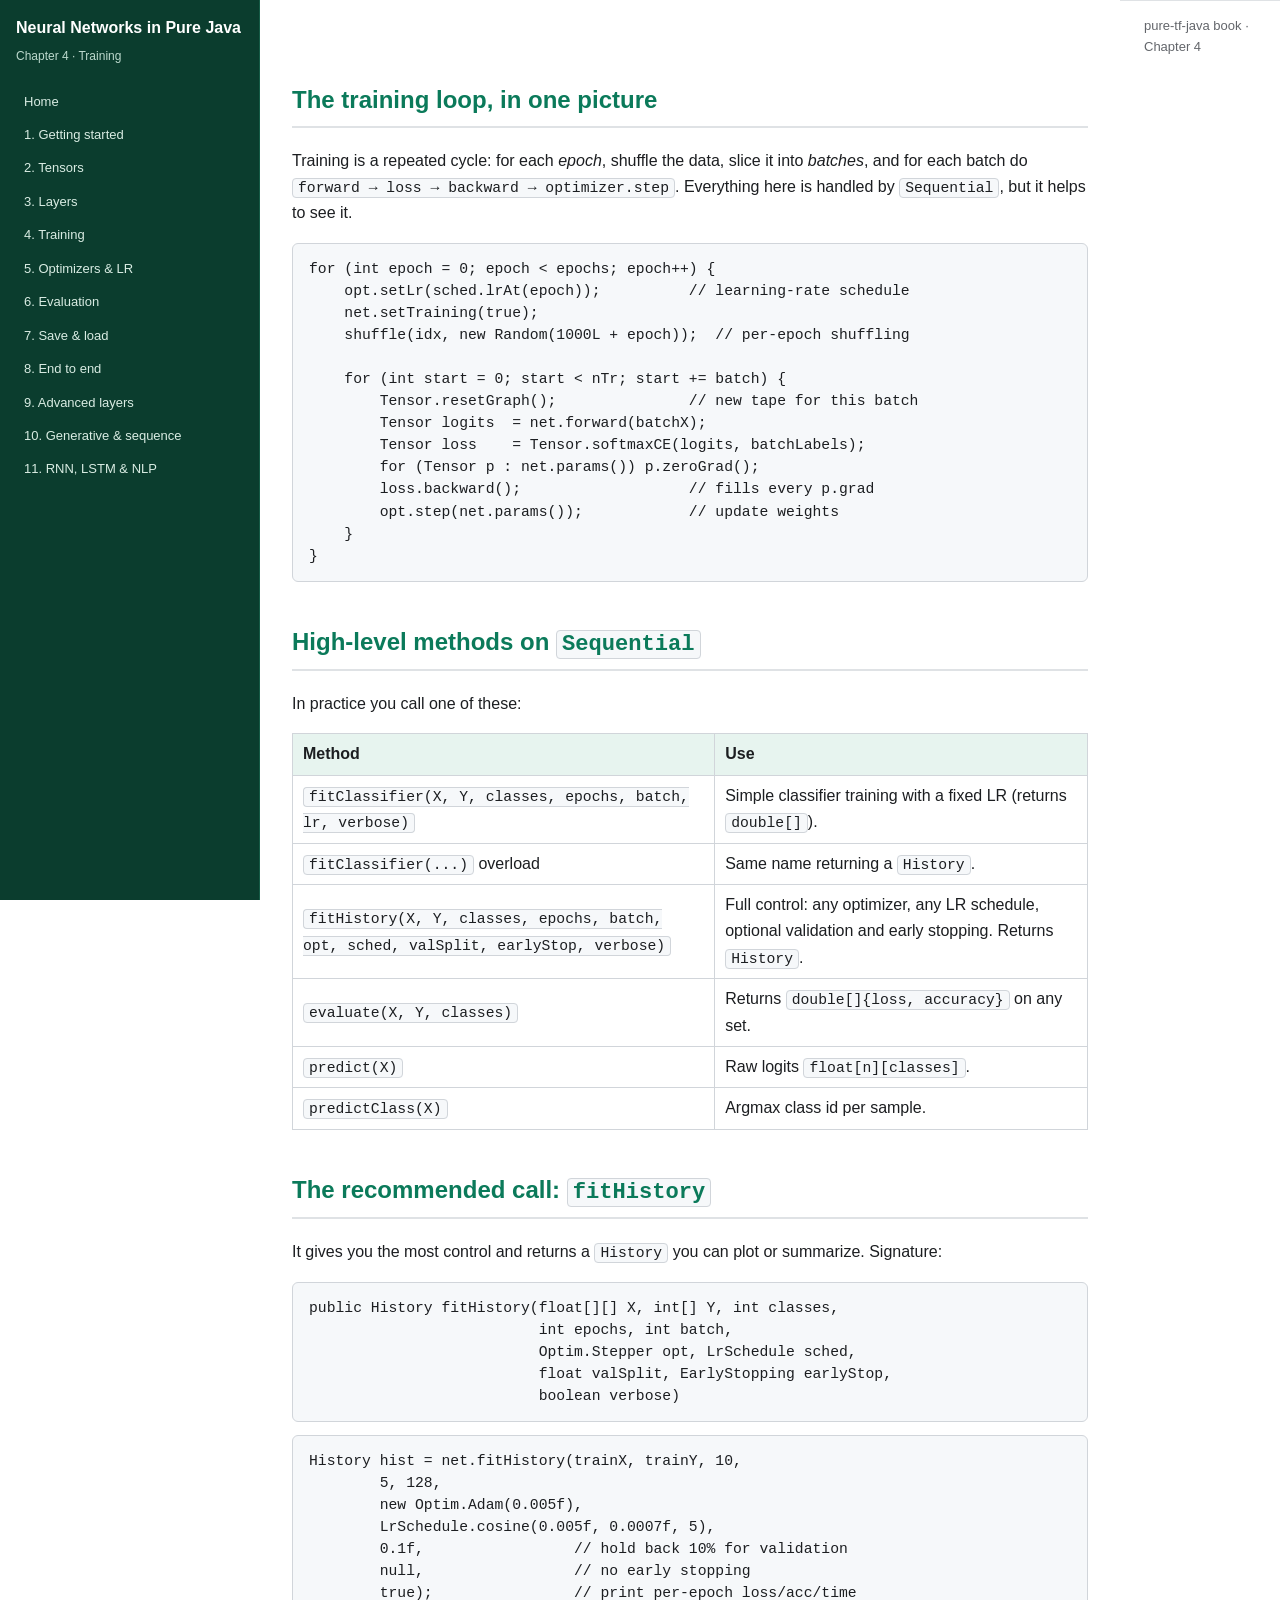
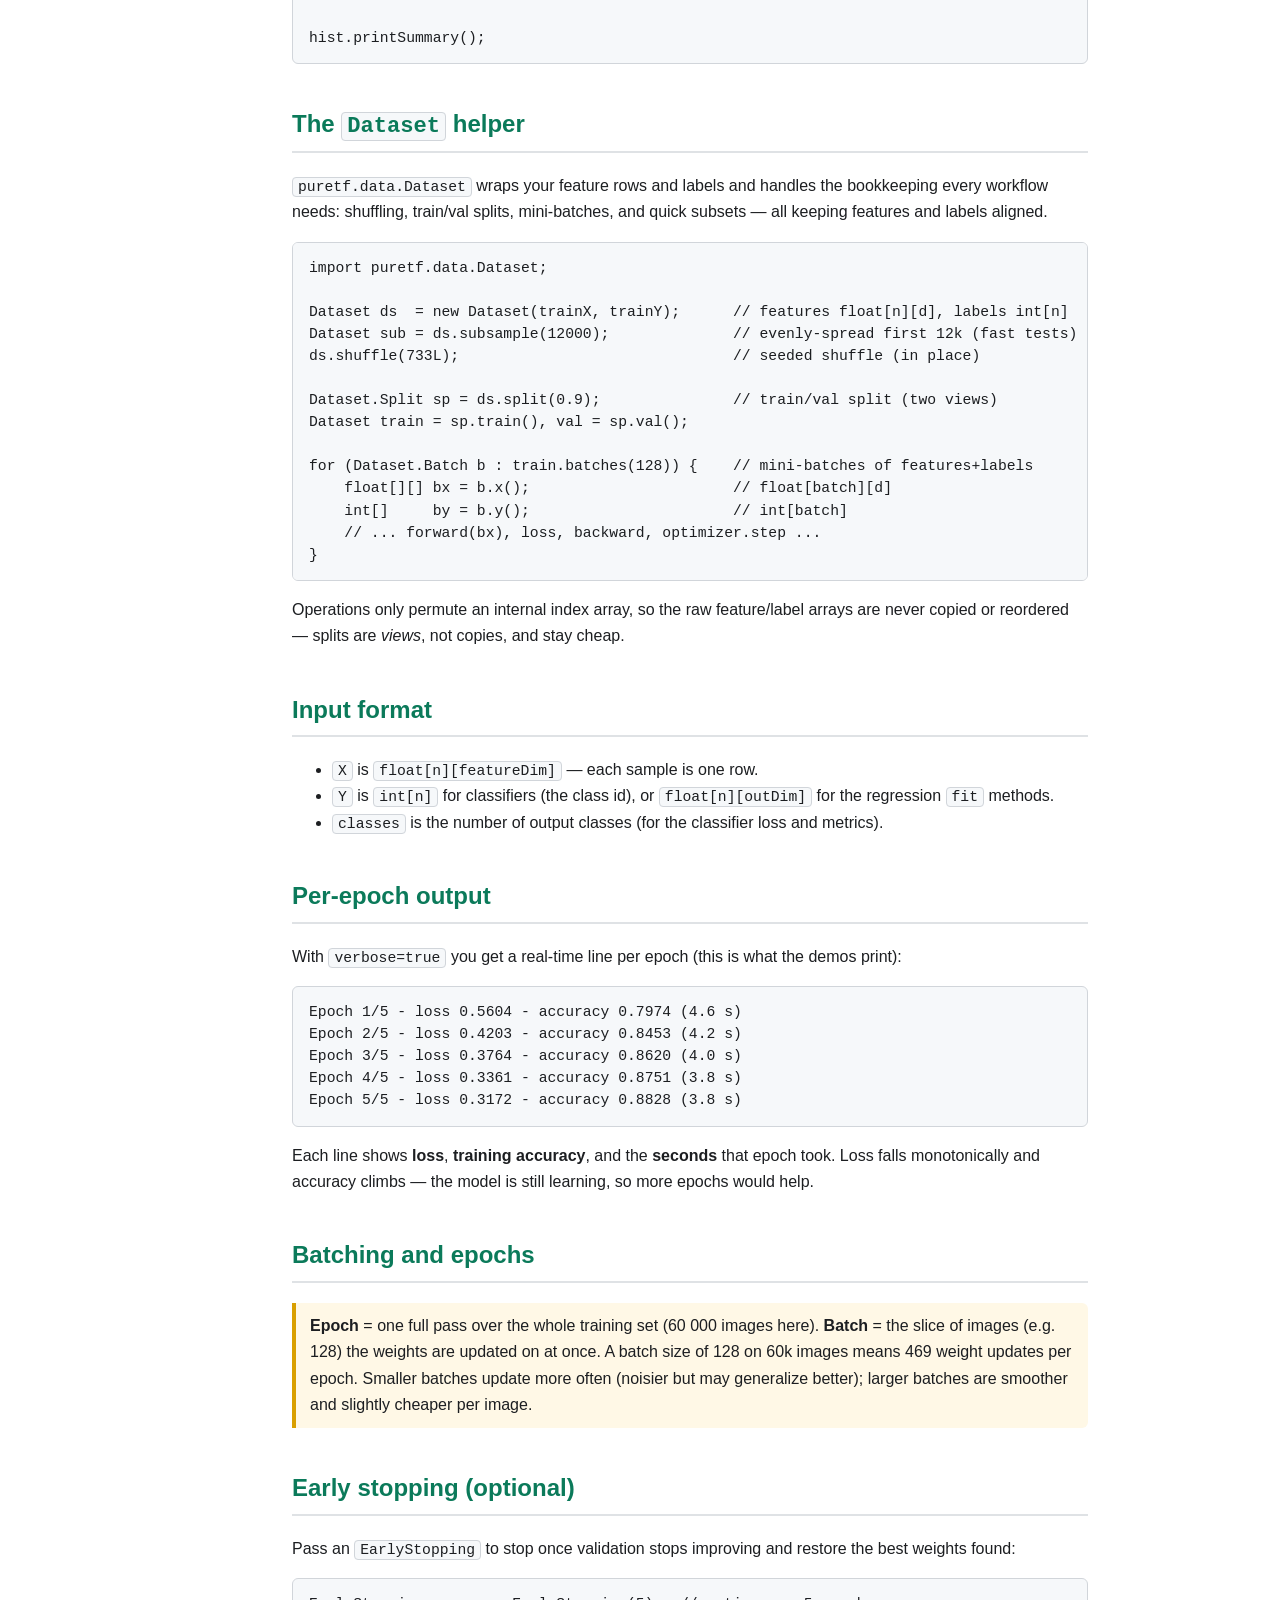
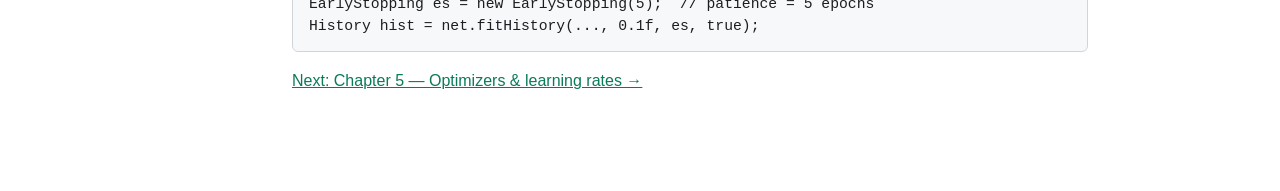
<file: book/ch4-training.html>
<!DOCTYPE html>
<html lang="en">
<head>
<meta charset="UTF-8">
<meta name="viewport" content="width=device-width, initial-scale=1.0">
<title>Ch.4 · Training</title>
<link rel="stylesheet" href="style.css">
</head>
<body>
<header class="site">
  <h1>Neural Networks in Pure Java</h1>
  <span class="sub">Chapter 4 · Training</span>
<nav class="chapters">
  <ol>
    <li><a href="index.html">Home</a></li>
    <li><a href="ch1-getting-started.html">1. Getting started</a></li>
    <li><a href="ch2-tensors.html">2. Tensors</a></li>
    <li><a href="ch3-layers.html">3. Layers</a></li>
    <li><a href="ch4-training.html">4. Training</a></li>
    <li><a href="ch5-optimizers-lr.html">5. Optimizers &amp; LR</a></li>
    <li><a href="ch6-evaluation.html">6. Evaluation</a></li>
    <li><a href="ch7-persistence.html">7. Save &amp; load</a></li>
    <li><a href="ch8-putting-it-together.html">8. End to end</a></li>
    <li><a href="ch9-advanced-layers.html">9. Advanced layers</a></li>
    <li><a href="ch10-sequence-generative.html">10. Generative &amp; sequence</a></li>
    <li><a href="ch11-rnn-lstm-nlp.html">11. RNN, LSTM &amp; NLP</a></li>
  </ol>
</nav></header><main>
  <h2>The training loop, in one picture</h2>
  <p>
    Training is a repeated cycle: for each <em>epoch</em>, shuffle the data, slice it into
    <em>batches</em>, and for each batch do
    <code>forward → loss → backward → optimizer.step</code>. Everything here is handled by
    <code>Sequential</code>, but it helps to see it.
  </p>
  <pre><code>for (int epoch = 0; epoch &lt; epochs; epoch++) {
    opt.setLr(sched.lrAt(epoch));          // learning-rate schedule
    net.setTraining(true);
    shuffle(idx, new Random(1000L + epoch));  // per-epoch shuffling

    for (int start = 0; start &lt; nTr; start += batch) {
        Tensor.resetGraph();               // new tape for this batch
        Tensor logits  = net.forward(batchX);
        Tensor loss    = Tensor.softmaxCE(logits, batchLabels);
        for (Tensor p : net.params()) p.zeroGrad();
        loss.backward();                   // fills every p.grad
        opt.step(net.params());            // update weights
    }
}</code></pre>

  <h2>High-level methods on <code>Sequential</code></h2>
  <p>In practice you call one of these:</p>
  <table>
    <tr><th>Method</th><th>Use</th></tr>
    <tr><td><code>fitClassifier(X, Y, classes, epochs, batch, lr, verbose)</code></td>
        <td>Simple classifier training with a fixed LR (returns <code>double[]</code>).</td></tr>
    <tr><td><code>fitClassifier(...)</code> overload</td>
        <td>Same name returning a <code>History</code>.</td></tr>
    <tr><td><code>fitHistory(X, Y, classes, epochs, batch, opt, sched, valSplit, earlyStop, verbose)</code></td>
        <td>Full control: any optimizer, any LR schedule, optional validation and early stopping. Returns <code>History</code>.</td></tr>
    <tr><td><code>evaluate(X, Y, classes)</code></td>
        <td>Returns <code>double[]{loss, accuracy}</code> on any set.</td></tr>
    <tr><td><code>predict(X)</code></td><td>Raw logits <code>float[n][classes]</code>.</td></tr>
    <tr><td><code>predictClass(X)</code></td><td>Argmax class id per sample.</td></tr>
  </table>

  <h2>The recommended call: <code>fitHistory</code></h2>
  <p>
    It gives you the most control and returns a <code>History</code> you can plot or
    summarize. Signature:
  </p>
  <pre><code>public History fitHistory(float[][] X, int[] Y, int classes,
                          int epochs, int batch,
                          Optim.Stepper opt, LrSchedule sched,
                          float valSplit, EarlyStopping earlyStop,
                          boolean verbose)</code></pre>
  <pre><code>History hist = net.fitHistory(trainX, trainY, 10,
        5, 128,
        new Optim.Adam(0.005f),
        LrSchedule.cosine(0.005f, 0.0007f, 5),
        0.1f,                 // hold back 10% for validation
        null,                 // no early stopping
        true);                // print per-epoch loss/acc/time

hist.printSummary();</code></pre>

  <h2>The <code>Dataset</code> helper</h2>
  <p>
    <code>puretf.data.Dataset</code> wraps your feature rows and labels and handles the
    bookkeeping every workflow needs: shuffling, train/val splits, mini-batches, and quick
    subsets — all keeping features and labels aligned.
  </p>
  <pre><code>import puretf.data.Dataset;

Dataset ds  = new Dataset(trainX, trainY);      // features float[n][d], labels int[n]
Dataset sub = ds.subsample(12000);              // evenly-spread first 12k (fast tests)
ds.shuffle(733L);                               // seeded shuffle (in place)

Dataset.Split sp = ds.split(0.9);               // train/val split (two views)
Dataset train = sp.train(), val = sp.val();

for (Dataset.Batch b : train.batches(128)) {    // mini-batches of features+labels
    float[][] bx = b.x();                       // float[batch][d]
    int[]     by = b.y();                       // int[batch]
    // ... forward(bx), loss, backward, optimizer.step ...
}</code></pre>
  <p>
    Operations only permute an internal index array, so the raw feature/label arrays are
    never copied or reordered — splits are <em>views</em>, not copies, and stay cheap.
  </p>

  <h2>Input format</h2>
  <ul>
    <li><code>X</code> is <code>float[n][featureDim]</code> — each sample is one row.</li>
    <li><code>Y</code> is <code>int[n]</code> for classifiers (the class id), or
        <code>float[n][outDim]</code> for the regression <code>fit</code> methods.</li>
    <li><code>classes</code> is the number of output classes (for the classifier loss and metrics).</li>
  </ul>

  <h2>Per-epoch output</h2>
  <p>
    With <code>verbose=true</code> you get a real-time line per epoch (this is what the
    demos print):
  </p>
  <pre><code>Epoch 1/5 - loss 0.5604 - accuracy 0.7974 (4.6 s)
Epoch 2/5 - loss 0.4203 - accuracy 0.8453 (4.2 s)
Epoch 3/5 - loss 0.3764 - accuracy 0.8620 (4.0 s)
Epoch 4/5 - loss 0.3361 - accuracy 0.8751 (3.8 s)
Epoch 5/5 - loss 0.3172 - accuracy 0.8828 (3.8 s)</code></pre>
  <p>
    Each line shows <strong>loss</strong>, <strong>training accuracy</strong>, and the
    <strong>seconds</strong> that epoch took. Loss falls monotonically and accuracy climbs
    — the model is still learning, so more epochs would help.
  </p>

  <h2>Batching and epochs</h2>
  <div class="note">
    <b>Epoch</b> = one full pass over the whole training set (60 000 images here).
    <b>Batch</b> = the slice of images (e.g. 128) the weights are updated on at once.
    A batch size of 128 on 60k images means 469 weight updates per epoch. Smaller batches
    update more often (noisier but may generalize better); larger batches are smoother and
    slightly cheaper per image.
  </div>

  <h2>Early stopping (optional)</h2>
  <p>
    Pass an <code>EarlyStopping</code> to stop once validation stops improving and restore
    the best weights found:
  </p>
  <pre><code>EarlyStopping es = new EarlyStopping(5);  // patience = 5 epochs
History hist = net.fitHistory(..., 0.1f, es, true);</code></pre>

  <p><a href="ch5-optimizers-lr.html">Next: Chapter 5 — Optimizers &amp; learning rates →</a></p>
</main>
<footer>pure-tf-java book · Chapter 4</footer>
</body>
</html>
</file>
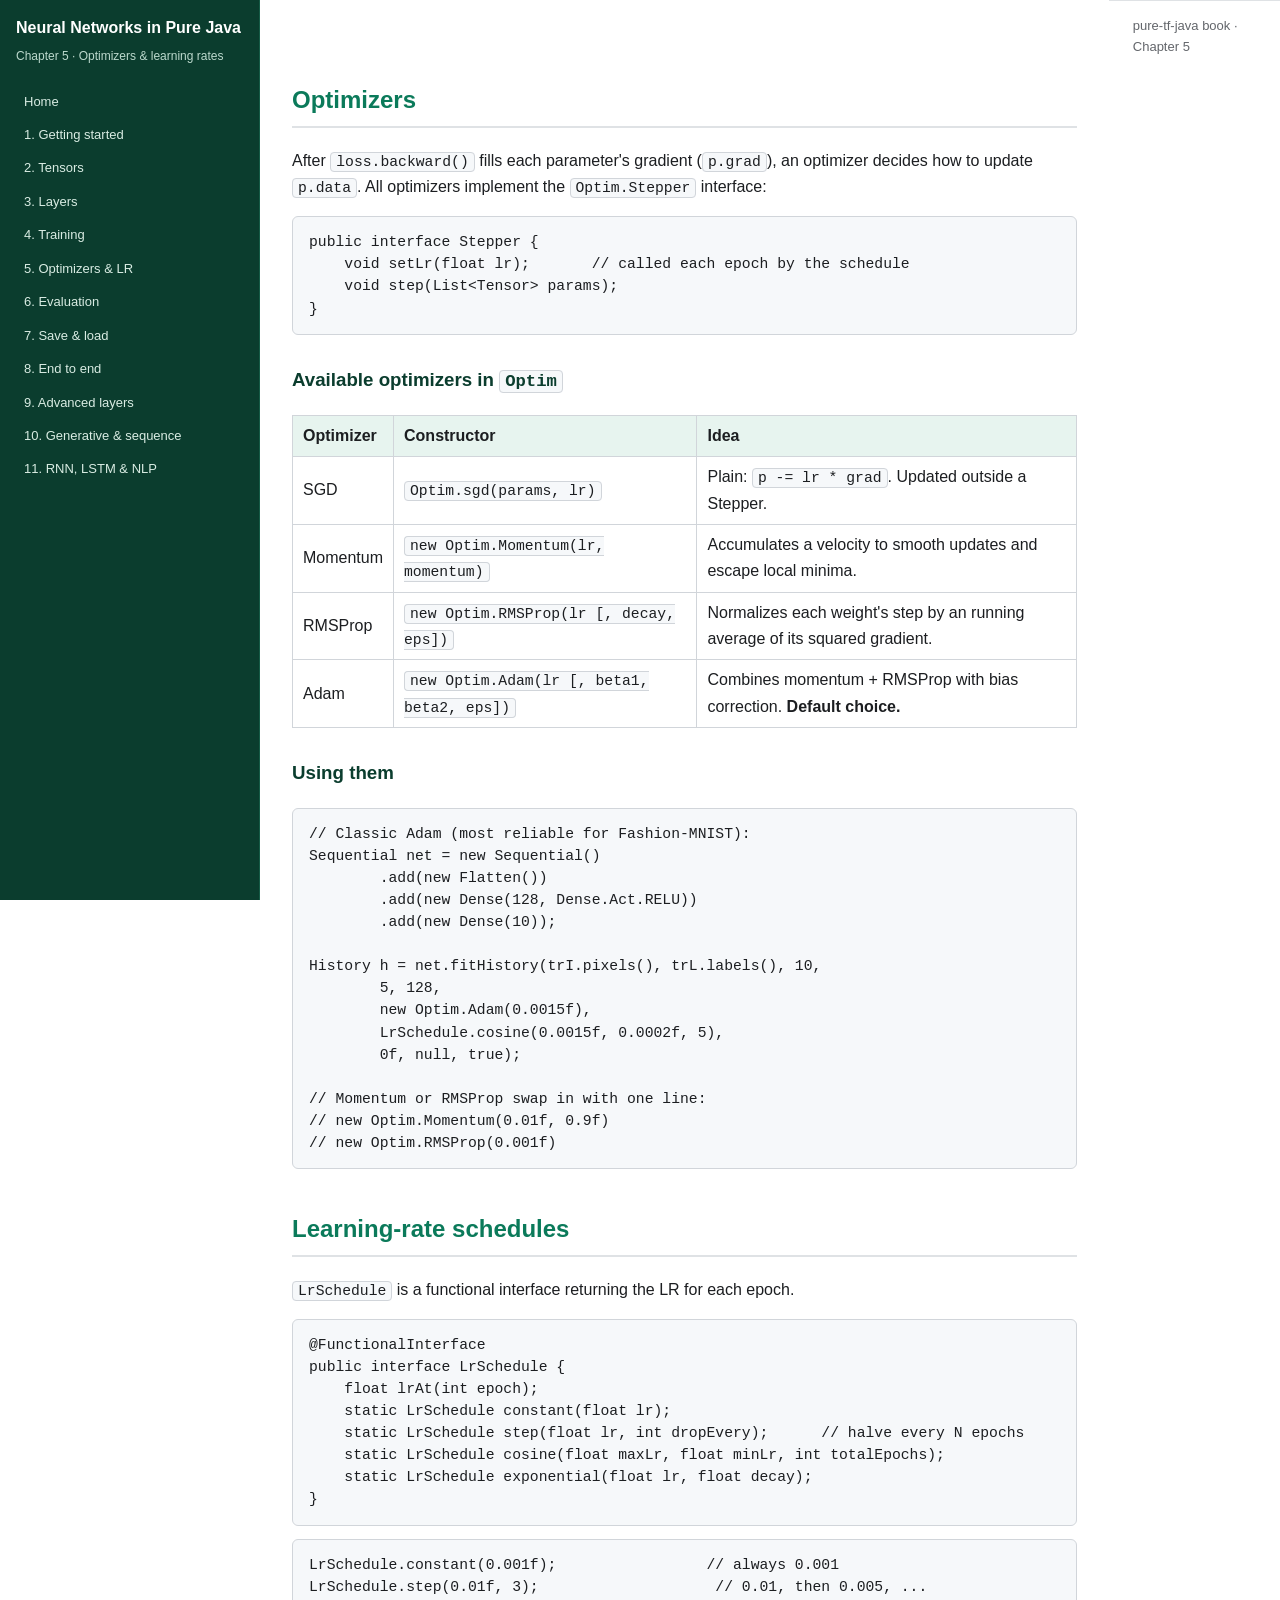
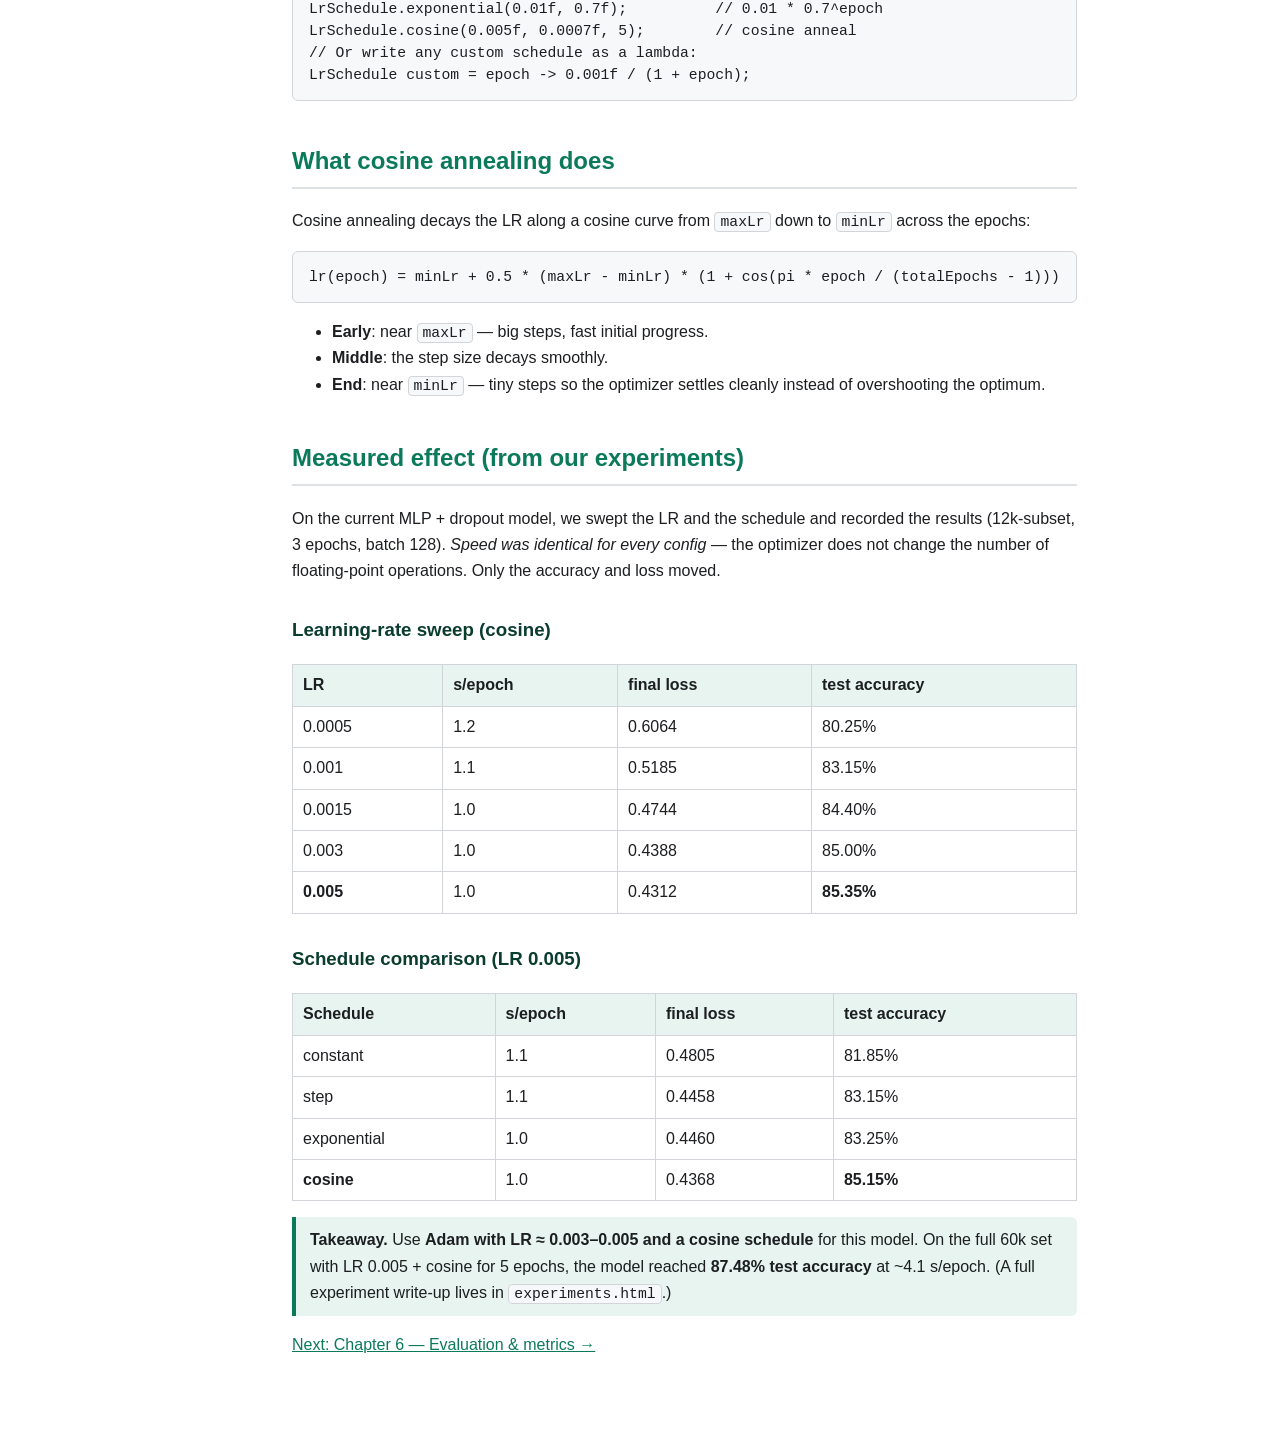
<file: book/ch5-optimizers-lr.html>
<!DOCTYPE html>
<html lang="en">
<head>
<meta charset="UTF-8">
<meta name="viewport" content="width=device-width, initial-scale=1.0">
<title>Ch.5 · Optimizers &amp; learning rates</title>
<link rel="stylesheet" href="style.css">
</head>
<body>
<header class="site">
  <h1>Neural Networks in Pure Java</h1>
  <span class="sub">Chapter 5 · Optimizers &amp; learning rates</span>
<nav class="chapters">
  <ol>
    <li><a href="index.html">Home</a></li>
    <li><a href="ch1-getting-started.html">1. Getting started</a></li>
    <li><a href="ch2-tensors.html">2. Tensors</a></li>
    <li><a href="ch3-layers.html">3. Layers</a></li>
    <li><a href="ch4-training.html">4. Training</a></li>
    <li><a href="ch5-optimizers-lr.html">5. Optimizers &amp; LR</a></li>
    <li><a href="ch6-evaluation.html">6. Evaluation</a></li>
    <li><a href="ch7-persistence.html">7. Save &amp; load</a></li>
    <li><a href="ch8-putting-it-together.html">8. End to end</a></li>
    <li><a href="ch9-advanced-layers.html">9. Advanced layers</a></li>
    <li><a href="ch10-sequence-generative.html">10. Generative &amp; sequence</a></li>
    <li><a href="ch11-rnn-lstm-nlp.html">11. RNN, LSTM &amp; NLP</a></li>
  </ol>
</nav></header><main>
  <h2>Optimizers</h2>
  <p>
    After <code>loss.backward()</code> fills each parameter's gradient
    (<code>p.grad</code>), an optimizer decides how to update
    <code>p.data</code>. All optimizers implement the <code>Optim.Stepper</code> interface:
  </p>
  <pre><code>public interface Stepper {
    void setLr(float lr);       // called each epoch by the schedule
    void step(List&lt;Tensor&gt; params);
}</code></pre>

  <h3>Available optimizers in <code>Optim</code></h3>
  <table>
    <tr><th>Optimizer</th><th>Constructor</th><th>Idea</th></tr>
    <tr><td>SGD</td><td><code>Optim.sgd(params, lr)</code></td>
        <td>Plain: <code>p -= lr * grad</code>. Updated outside a Stepper.</td></tr>
    <tr><td>Momentum</td><td><code>new Optim.Momentum(lr, momentum)</code></td>
        <td>Accumulates a velocity to smooth updates and escape local minima.</td></tr>
    <tr><td>RMSProp</td><td><code>new Optim.RMSProp(lr [, decay, eps])</code></td>
        <td>Normalizes each weight's step by an running average of its squared gradient.</td></tr>
    <tr><td>Adam</td><td><code>new Optim.Adam(lr [, beta1, beta2, eps])</code></td>
        <td>Combines momentum + RMSProp with bias correction. <b>Default choice.</b></td></tr>
  </table>

  <h3>Using them</h3>
  <pre><code>// Classic Adam (most reliable for Fashion-MNIST):
Sequential net = new Sequential()
        .add(new Flatten())
        .add(new Dense(128, Dense.Act.RELU))
        .add(new Dense(10));

History h = net.fitHistory(trI.pixels(), trL.labels(), 10,
        5, 128,
        new Optim.Adam(0.0015f),
        LrSchedule.cosine(0.0015f, 0.0002f, 5),
        0f, null, true);

// Momentum or RMSProp swap in with one line:
// new Optim.Momentum(0.01f, 0.9f)
// new Optim.RMSProp(0.001f)</code></pre>

  <h2>Learning-rate schedules</h2>
  <p>
    <code>LrSchedule</code> is a functional interface returning the LR for each epoch.
  </p>
  <pre><code>@FunctionalInterface
public interface LrSchedule {
    float lrAt(int epoch);
    static LrSchedule constant(float lr);
    static LrSchedule step(float lr, int dropEvery);      // halve every N epochs
    static LrSchedule cosine(float maxLr, float minLr, int totalEpochs);
    static LrSchedule exponential(float lr, float decay);
}</code></pre>
  <pre><code>LrSchedule.constant(0.001f);                 // always 0.001
LrSchedule.step(0.01f, 3);                    // 0.01, then 0.005, ...
LrSchedule.exponential(0.01f, 0.7f);          // 0.01 * 0.7^epoch
LrSchedule.cosine(0.005f, 0.0007f, 5);        // cosine anneal
// Or write any custom schedule as a lambda:
LrSchedule custom = epoch -> 0.001f / (1 + epoch);
</code></pre>

  <h2>What cosine annealing does</h2>
  <p>
    Cosine annealing decays the LR along a cosine curve from <code>maxLr</code> down to
    <code>minLr</code> across the epochs:
  </p>
  <pre><code>lr(epoch) = minLr + 0.5 * (maxLr - minLr) * (1 + cos(pi * epoch / (totalEpochs - 1)))</code></pre>
  <ul>
    <li><b>Early</b>: near <code>maxLr</code> — big steps, fast initial progress.</li>
    <li><b>Middle</b>: the step size decays smoothly.</li>
    <li><b>End</b>: near <code>minLr</code> — tiny steps so the optimizer settles cleanly
        instead of overshooting the optimum.</li>
  </ul>

  <h2>Measured effect (from our experiments)</h2>
  <p>
    On the current MLP + dropout model, we swept the LR and the schedule and recorded the
    results (12k-subset, 3 epochs, batch 128). <em>Speed was identical for every config</em> —
    the optimizer does not change the number of floating-point operations. Only the accuracy
    and loss moved.
  </p>
  <h3>Learning-rate sweep (cosine)</h3>
  <table>
    <tr><th>LR</th><th>s/epoch</th><th>final loss</th><th>test accuracy</th></tr>
    <tr><td>0.0005</td><td>1.2</td><td>0.6064</td><td>80.25%</td></tr>
    <tr><td>0.001</td><td>1.1</td><td>0.5185</td><td>83.15%</td></tr>
    <tr><td>0.0015</td><td>1.0</td><td>0.4744</td><td>84.40%</td></tr>
    <tr><td>0.003</td><td>1.0</td><td>0.4388</td><td>85.00%</td></tr>
    <tr><td><b>0.005</b></td><td>1.0</td><td>0.4312</td><td><b>85.35%</b></td></tr>
  </table>
  <h3>Schedule comparison (LR 0.005)</h3>
  <table>
    <tr><th>Schedule</th><th>s/epoch</th><th>final loss</th><th>test accuracy</th></tr>
    <tr><td>constant</td><td>1.1</td><td>0.4805</td><td>81.85%</td></tr>
    <tr><td>step</td><td>1.1</td><td>0.4458</td><td>83.15%</td></tr>
    <tr><td>exponential</td><td>1.0</td><td>0.4460</td><td>83.25%</td></tr>
    <tr><td><b>cosine</b></td><td>1.0</td><td>0.4368</td><td><b>85.15%</b></td></tr>
  </table>
  <div class="tip">
    <b>Takeaway.</b> Use <b>Adam with LR ≈ 0.003–0.005 and a cosine schedule</b> for this
    model. On the full 60k set with LR 0.005 + cosine for 5 epochs, the model reached
    <b>87.48% test accuracy</b> at ~4.1 s/epoch. (A full experiment write-up lives in
    <code>experiments.html</code>.)
  </div>

  <p><a href="ch6-evaluation.html">Next: Chapter 6 — Evaluation &amp; metrics →</a></p>
</main>
<footer>pure-tf-java book · Chapter 5</footer>
</body>
</html>
</file>
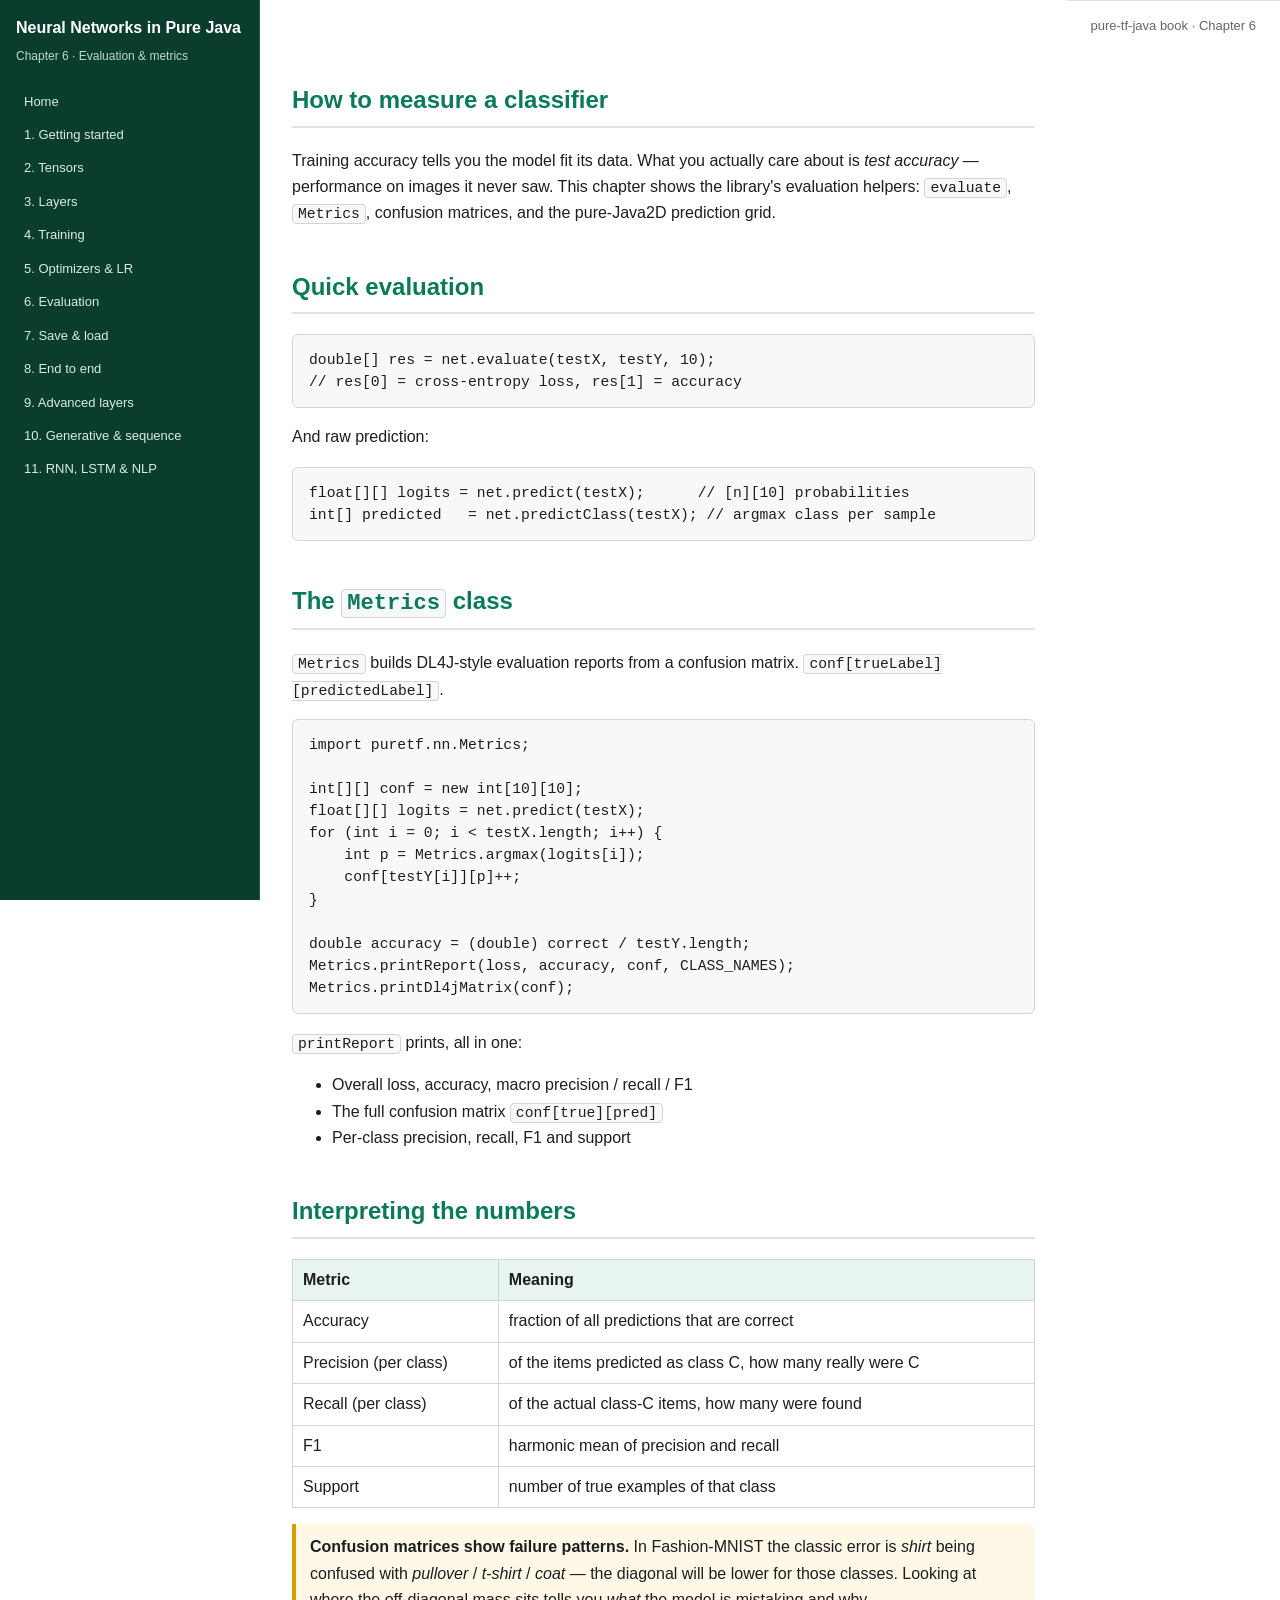
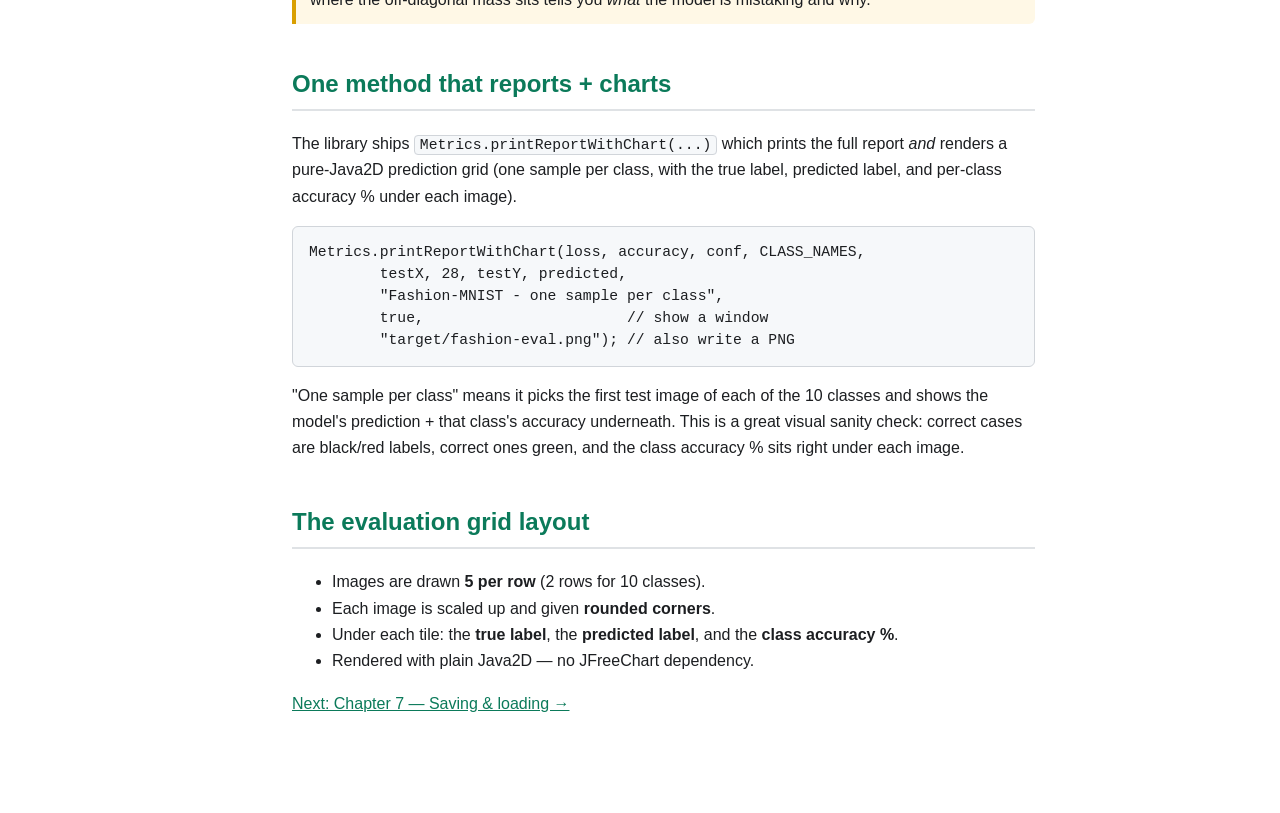
<file: book/ch6-evaluation.html>
<!DOCTYPE html>
<html lang="en">
<head>
<meta charset="UTF-8">
<meta name="viewport" content="width=device-width, initial-scale=1.0">
<title>Ch.6 · Evaluation &amp; metrics</title>
<link rel="stylesheet" href="style.css">
</head>
<body>
<header class="site">
  <h1>Neural Networks in Pure Java</h1>
  <span class="sub">Chapter 6 · Evaluation &amp; metrics</span>
<nav class="chapters">
  <ol>
    <li><a href="index.html">Home</a></li>
    <li><a href="ch1-getting-started.html">1. Getting started</a></li>
    <li><a href="ch2-tensors.html">2. Tensors</a></li>
    <li><a href="ch3-layers.html">3. Layers</a></li>
    <li><a href="ch4-training.html">4. Training</a></li>
    <li><a href="ch5-optimizers-lr.html">5. Optimizers &amp; LR</a></li>
    <li><a href="ch6-evaluation.html">6. Evaluation</a></li>
    <li><a href="ch7-persistence.html">7. Save &amp; load</a></li>
    <li><a href="ch8-putting-it-together.html">8. End to end</a></li>
    <li><a href="ch9-advanced-layers.html">9. Advanced layers</a></li>
    <li><a href="ch10-sequence-generative.html">10. Generative &amp; sequence</a></li>
    <li><a href="ch11-rnn-lstm-nlp.html">11. RNN, LSTM &amp; NLP</a></li>
  </ol>
</nav></header><main>
  <h2>How to measure a classifier</h2>
  <p>
    Training accuracy tells you the model fit its data. What you actually care about is
    <em>test accuracy</em> — performance on images it never saw. This chapter shows the
    library's evaluation helpers: <code>evaluate</code>, <code>Metrics</code>, confusion
    matrices, and the pure-Java2D prediction grid.
  </p>

  <h2>Quick evaluation</h2>
  <pre><code>double[] res = net.evaluate(testX, testY, 10);
// res[0] = cross-entropy loss, res[1] = accuracy</code></pre>
  <p>
    And raw prediction:
  </p>
  <pre><code>float[][] logits = net.predict(testX);      // [n][10] probabilities
int[] predicted   = net.predictClass(testX); // argmax class per sample</code></pre>

  <h2>The <code>Metrics</code> class</h2>
  <p>
    <code>Metrics</code> builds DL4J-style evaluation reports from a confusion matrix.
    <code>conf[trueLabel][predictedLabel]</code>.
  </p>
  <pre><code>import puretf.nn.Metrics;

int[][] conf = new int[10][10];
float[][] logits = net.predict(testX);
for (int i = 0; i &lt; testX.length; i++) {
    int p = Metrics.argmax(logits[i]);
    conf[testY[i]][p]++;
}

double accuracy = (double) correct / testY.length;
Metrics.printReport(loss, accuracy, conf, CLASS_NAMES);
Metrics.printDl4jMatrix(conf);</code></pre>

  <p><code>printReport</code> prints, all in one:</p>
  <ul>
    <li>Overall loss, accuracy, macro precision / recall / F1</li>
    <li>The full confusion matrix <code>conf[true][pred]</code></li>
    <li>Per-class precision, recall, F1 and support</li>
  </ul>

  <h2>Interpreting the numbers</h2>
  <table>
    <tr><th>Metric</th><th>Meaning</th></tr>
    <tr><td>Accuracy</td><td>fraction of all predictions that are correct</td></tr>
    <tr><td>Precision (per class)</td><td>of the items predicted as class C, how many really were C</td></tr>
    <tr><td>Recall (per class)</td><td>of the actual class-C items, how many were found</td></tr>
    <tr><td>F1</td><td>harmonic mean of precision and recall</td></tr>
    <tr><td>Support</td><td>number of true examples of that class</td></tr>
  </table>
  <div class="note">
    <b>Confusion matrices show failure patterns.</b> In Fashion-MNIST the classic error is
    <em>shirt</em> being confused with <em>pullover</em> / <em>t-shirt</em> / <em>coat</em>
    — the diagonal will be lower for those classes. Looking at where the off-diagonal mass
    sits tells you <em>what</em> the model is mistaking and why.
  </div>

  <h2>One method that reports + charts</h2>
  <p>
    The library ships <code>Metrics.printReportWithChart(...)</code> which prints the full
    report <em>and</em> renders a pure-Java2D prediction grid (one sample per class, with
    the true label, predicted label, and per-class accuracy % under each image).
  </p>
  <pre><code>Metrics.printReportWithChart(loss, accuracy, conf, CLASS_NAMES,
        testX, 28, testY, predicted,
        "Fashion-MNIST - one sample per class",
        true,                       // show a window
        "target/fashion-eval.png"); // also write a PNG</code></pre>
  <p>
    "One sample per class" means it picks the first test image of each of the 10 classes
    and shows the model's prediction + that class's accuracy underneath. This is a great
    visual sanity check: correct cases are black/red labels, correct ones green, and the
    class accuracy % sits right under each image.
  </p>

  <h2>The evaluation grid layout</h2>
  <ul>
    <li>Images are drawn <b>5 per row</b> (2 rows for 10 classes).</li>
    <li>Each image is scaled up and given <b>rounded corners</b>.</li>
    <li>Under each tile: the <b>true label</b>, the <b>predicted label</b>, and the
        <b>class accuracy %</b>.</li>
    <li>Rendered with plain Java2D — no JFreeChart dependency.</li>
  </ul>

  <p><a href="ch7-persistence.html">Next: Chapter 7 — Saving &amp; loading →</a></p>
</main>
<footer>pure-tf-java book · Chapter 6</footer>
</body>
</html>
</file>
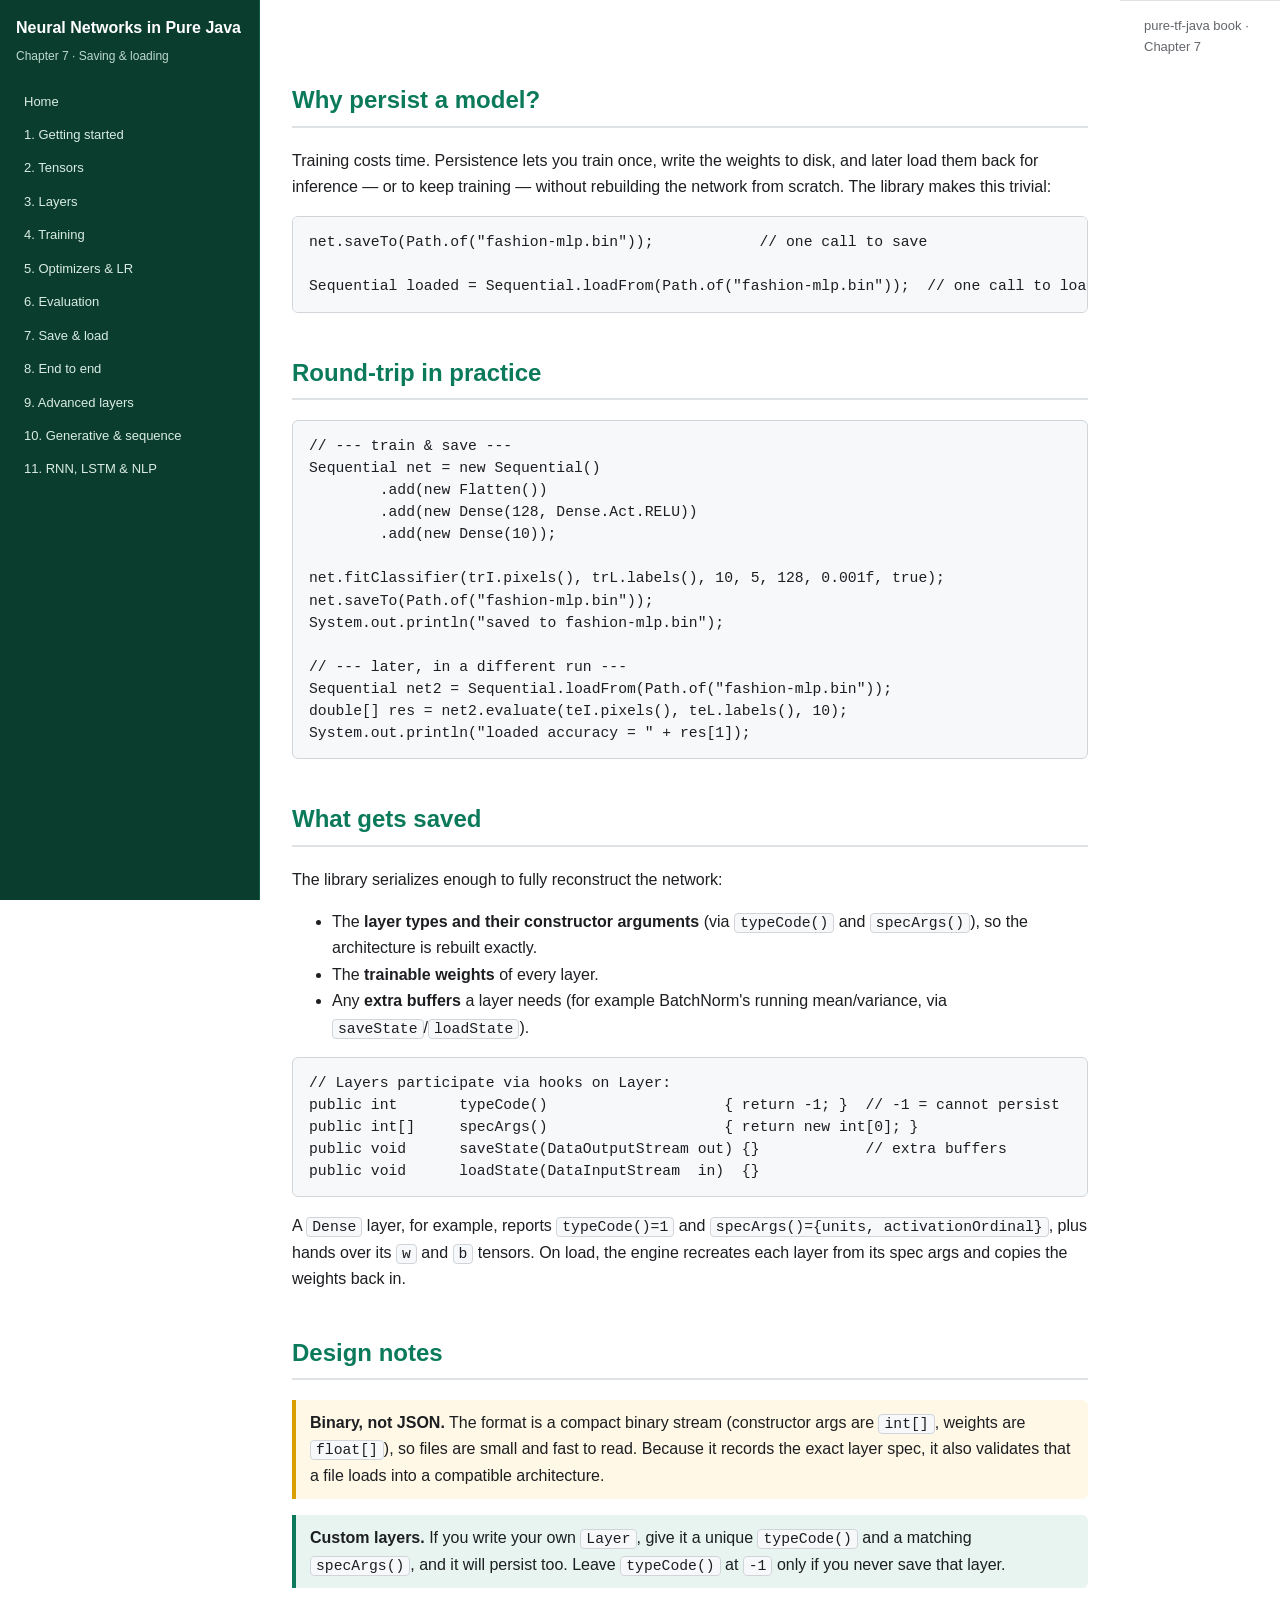
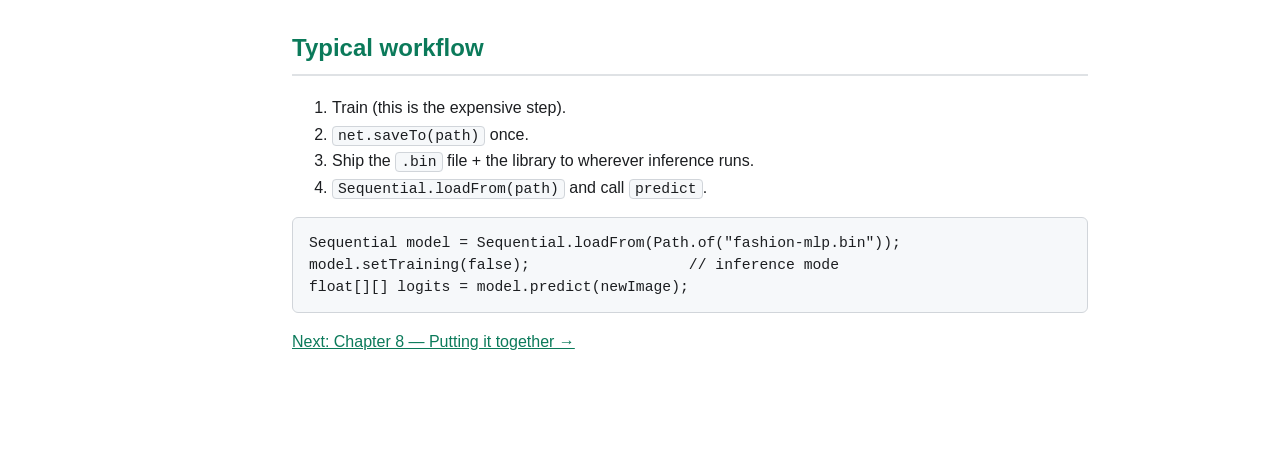
<file: book/ch7-persistence.html>
<!DOCTYPE html>
<html lang="en">
<head>
<meta charset="UTF-8">
<meta name="viewport" content="width=device-width, initial-scale=1.0">
<title>Ch.7 · Saving &amp; loading</title>
<link rel="stylesheet" href="style.css">
</head>
<body>
<header class="site">
  <h1>Neural Networks in Pure Java</h1>
  <span class="sub">Chapter 7 · Saving &amp; loading</span>
<nav class="chapters">
  <ol>
    <li><a href="index.html">Home</a></li>
    <li><a href="ch1-getting-started.html">1. Getting started</a></li>
    <li><a href="ch2-tensors.html">2. Tensors</a></li>
    <li><a href="ch3-layers.html">3. Layers</a></li>
    <li><a href="ch4-training.html">4. Training</a></li>
    <li><a href="ch5-optimizers-lr.html">5. Optimizers &amp; LR</a></li>
    <li><a href="ch6-evaluation.html">6. Evaluation</a></li>
    <li><a href="ch7-persistence.html">7. Save &amp; load</a></li>
    <li><a href="ch8-putting-it-together.html">8. End to end</a></li>
    <li><a href="ch9-advanced-layers.html">9. Advanced layers</a></li>
    <li><a href="ch10-sequence-generative.html">10. Generative &amp; sequence</a></li>
    <li><a href="ch11-rnn-lstm-nlp.html">11. RNN, LSTM &amp; NLP</a></li>
  </ol>
</nav></header><main>
  <h2>Why persist a model?</h2>
  <p>
    Training costs time. Persistence lets you train once, write the weights to disk, and
    later load them back for inference — or to keep training — without rebuilding the
    network from scratch. The library makes this trivial:
  </p>
  <pre><code>net.saveTo(Path.of("fashion-mlp.bin"));            // one call to save

Sequential loaded = Sequential.loadFrom(Path.of("fashion-mlp.bin"));  // one call to load</code></pre>

  <h2>Round-trip in practice</h2>
  <pre><code>// --- train &amp; save ---
Sequential net = new Sequential()
        .add(new Flatten())
        .add(new Dense(128, Dense.Act.RELU))
        .add(new Dense(10));

net.fitClassifier(trI.pixels(), trL.labels(), 10, 5, 128, 0.001f, true);
net.saveTo(Path.of("fashion-mlp.bin"));
System.out.println("saved to fashion-mlp.bin");

// --- later, in a different run ---
Sequential net2 = Sequential.loadFrom(Path.of("fashion-mlp.bin"));
double[] res = net2.evaluate(teI.pixels(), teL.labels(), 10);
System.out.println("loaded accuracy = " + res[1]);</code></pre>

  <h2>What gets saved</h2>
  <p>
    The library serializes enough to fully reconstruct the network:
  </p>
  <ul>
    <li>The <b>layer types and their constructor arguments</b> (via <code>typeCode()</code>
        and <code>specArgs()</code>), so the architecture is rebuilt exactly.</li>
    <li>The <b>trainable weights</b> of every layer.</li>
    <li>Any <b>extra buffers</b> a layer needs (for example BatchNorm's running mean/variance,
        via <code>saveState</code>/<code>loadState</code>).</li>
  </ul>
  <pre><code>// Layers participate via hooks on Layer:
public int       typeCode()                    { return -1; }  // -1 = cannot persist
public int[]     specArgs()                    { return new int[0]; }
public void      saveState(DataOutputStream out) {}            // extra buffers
public void      loadState(DataInputStream  in)  {}</code></pre>
  <p>
    A <code>Dense</code> layer, for example, reports <code>typeCode()=1</code> and
    <code>specArgs()={units, activationOrdinal}</code>, plus hands over its
    <code>w</code> and <code>b</code> tensors. On load, the engine recreates each layer
    from its spec args and copies the weights back in.
  </p>

  <h2>Design notes</h2>
  <div class="note">
    <b>Binary, not JSON.</b> The format is a compact binary stream (constructor args
    are <code>int[]</code>, weights are <code>float[]</code>), so files are small and fast
    to read. Because it records the exact layer spec, it also validates that a file loads
    into a compatible architecture.
  </div>
  <div class="tip">
    <b>Custom layers.</b> If you write your own <code>Layer</code>, give it a unique
    <code>typeCode()</code> and a matching <code>specArgs()</code>, and it will persist too.
    Leave <code>typeCode()</code> at <code>-1</code> only if you never save that layer.
  </div>

  <h2>Typical workflow</h2>
  <ol>
    <li>Train (this is the expensive step).</li>
    <li><code>net.saveTo(path)</code> once.</li>
    <li>Ship the <code>.bin</code> file + the library to wherever inference runs.</li>
    <li><code>Sequential.loadFrom(path)</code> and call <code>predict</code>.</li>
  </ol>
  <pre><code>Sequential model = Sequential.loadFrom(Path.of("fashion-mlp.bin"));
model.setTraining(false);                  // inference mode
float[][] logits = model.predict(newImage);</code></pre>

  <p><a href="ch8-putting-it-together.html">Next: Chapter 8 — Putting it together →</a></p>
</main>
<footer>pure-tf-java book · Chapter 7</footer>
</body>
</html>
</file>
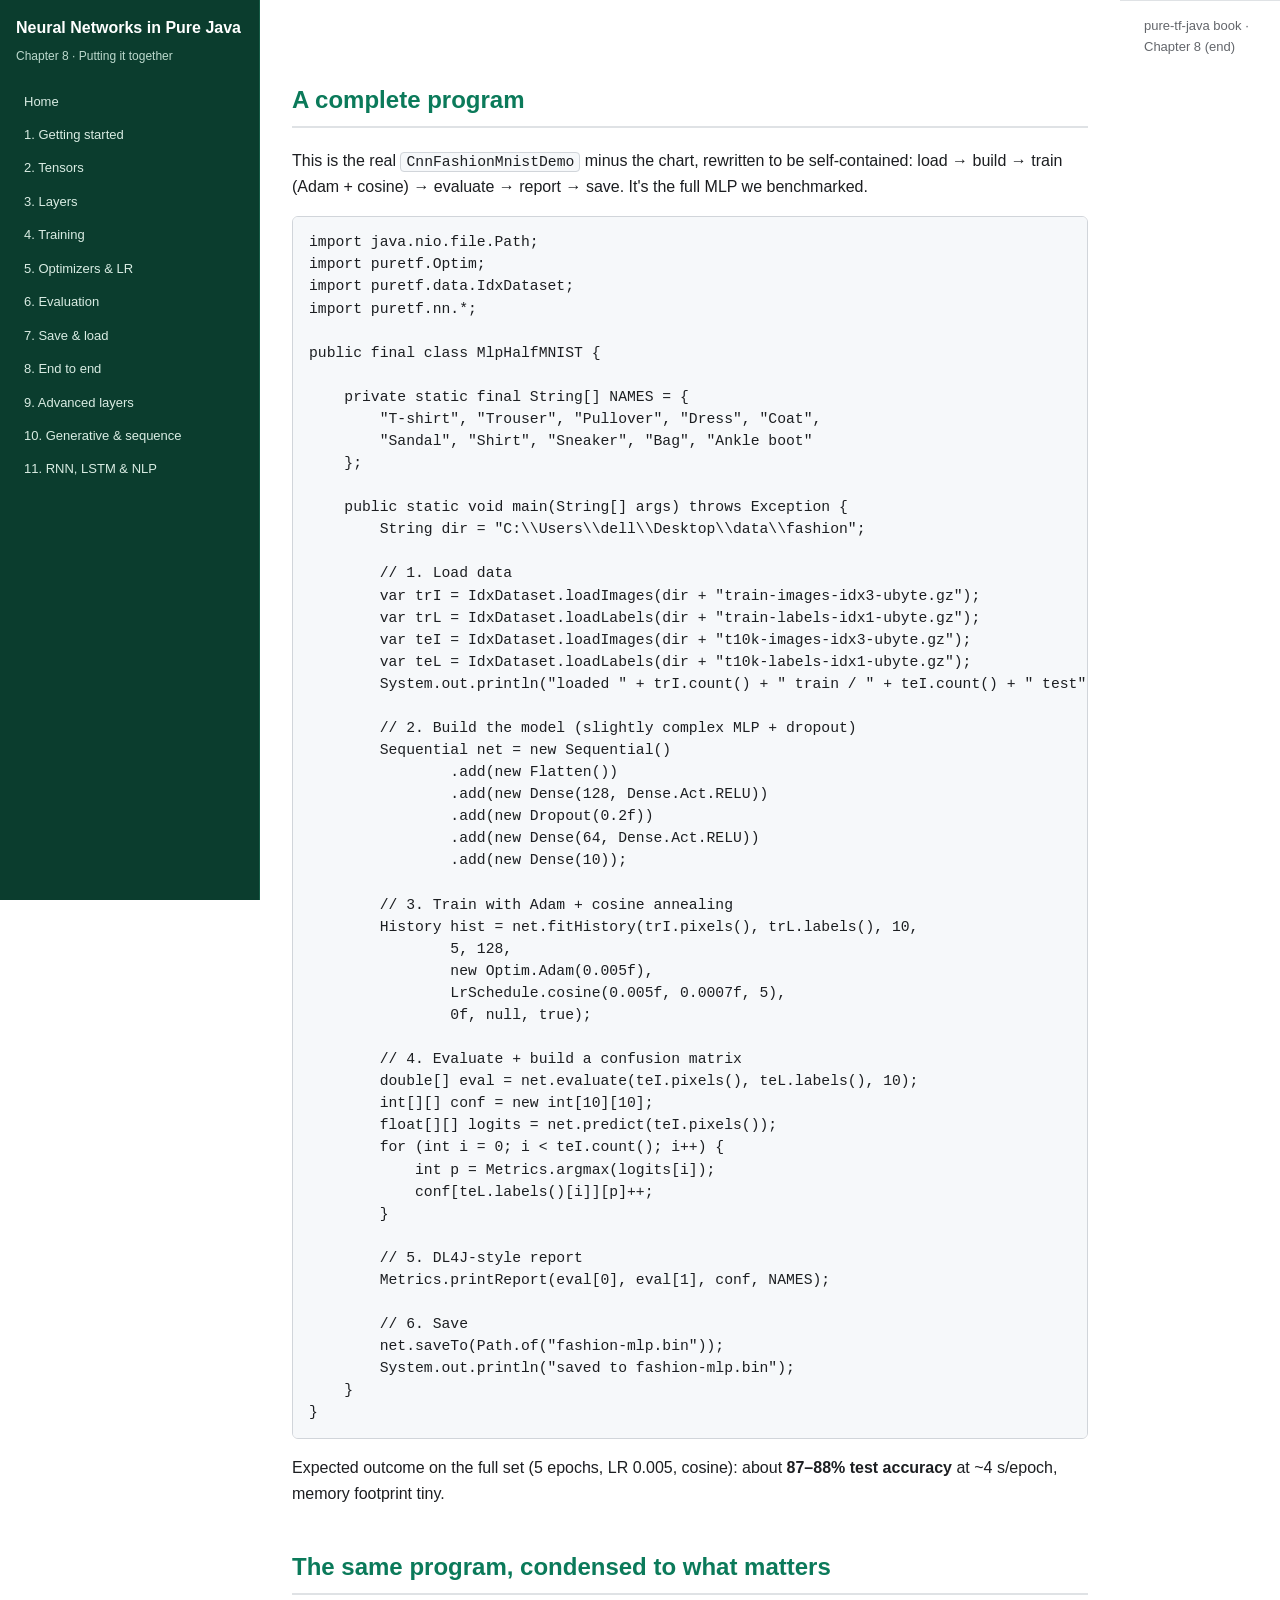
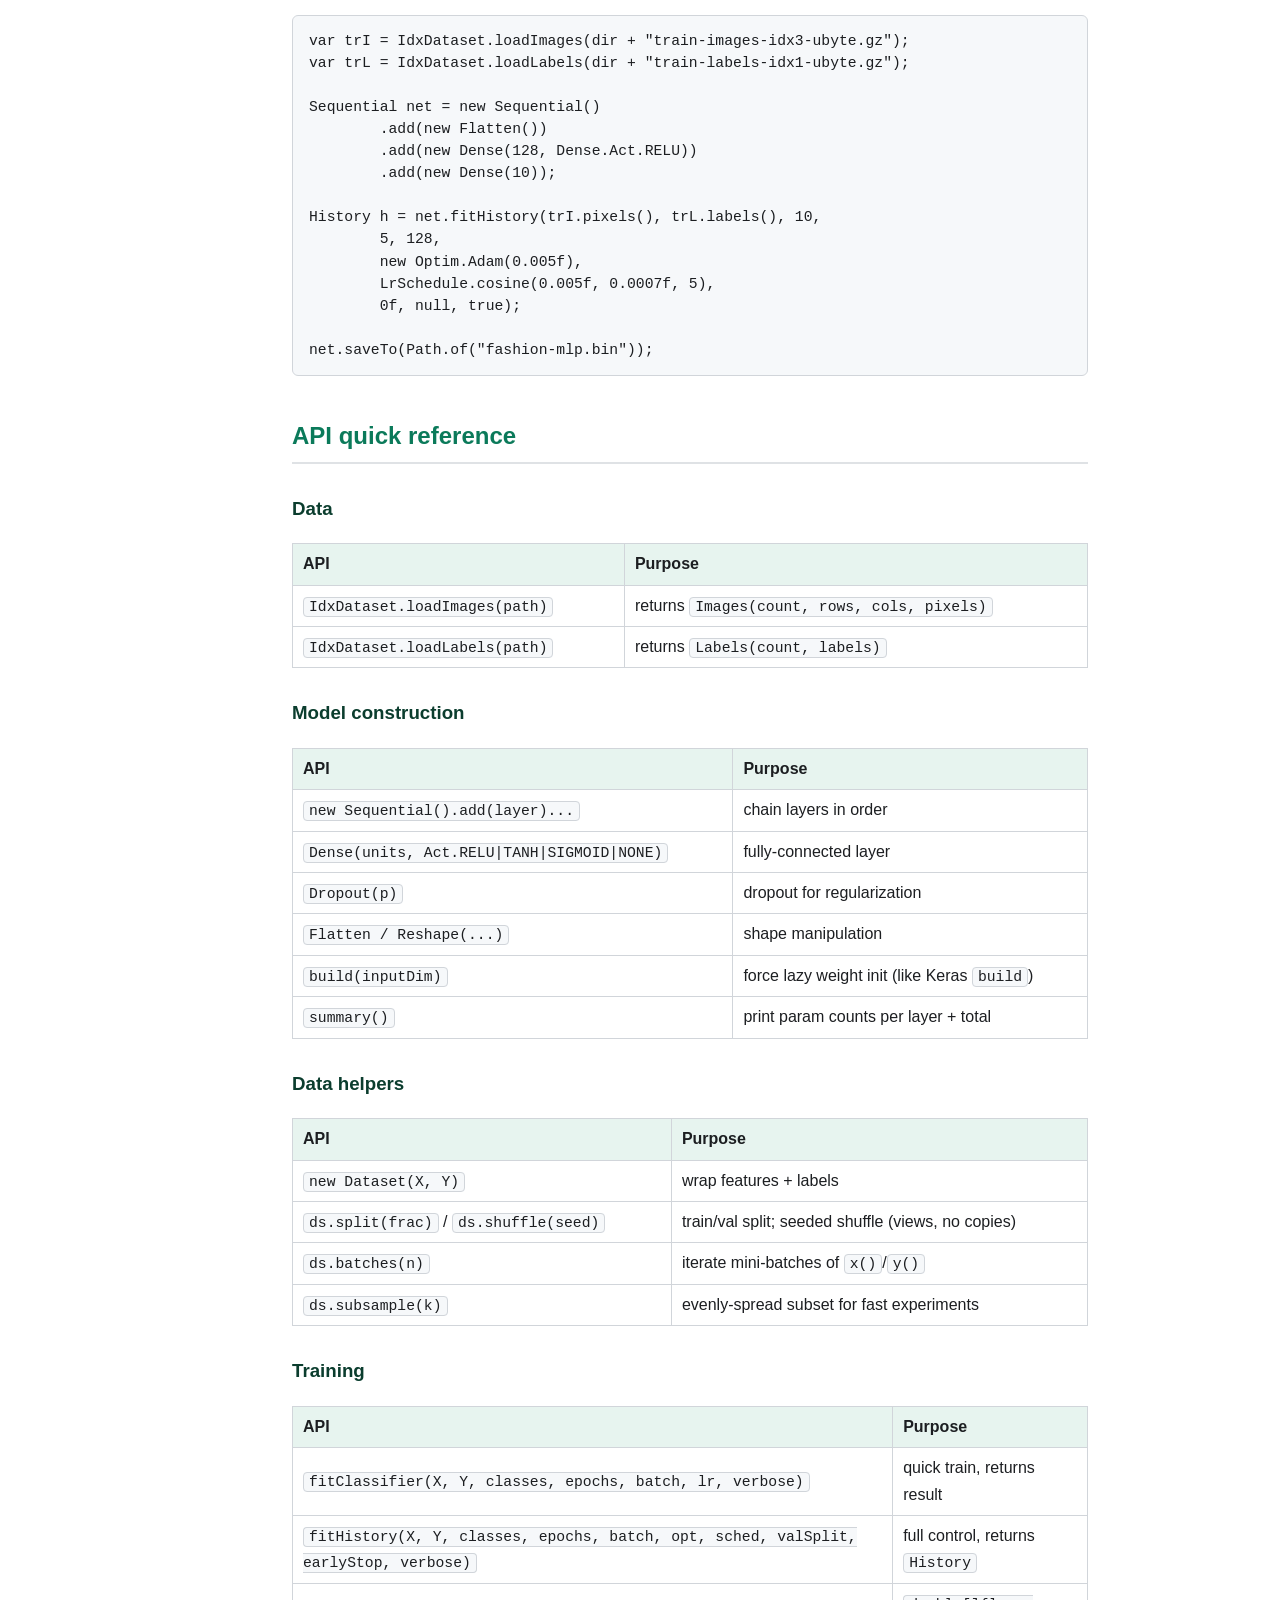
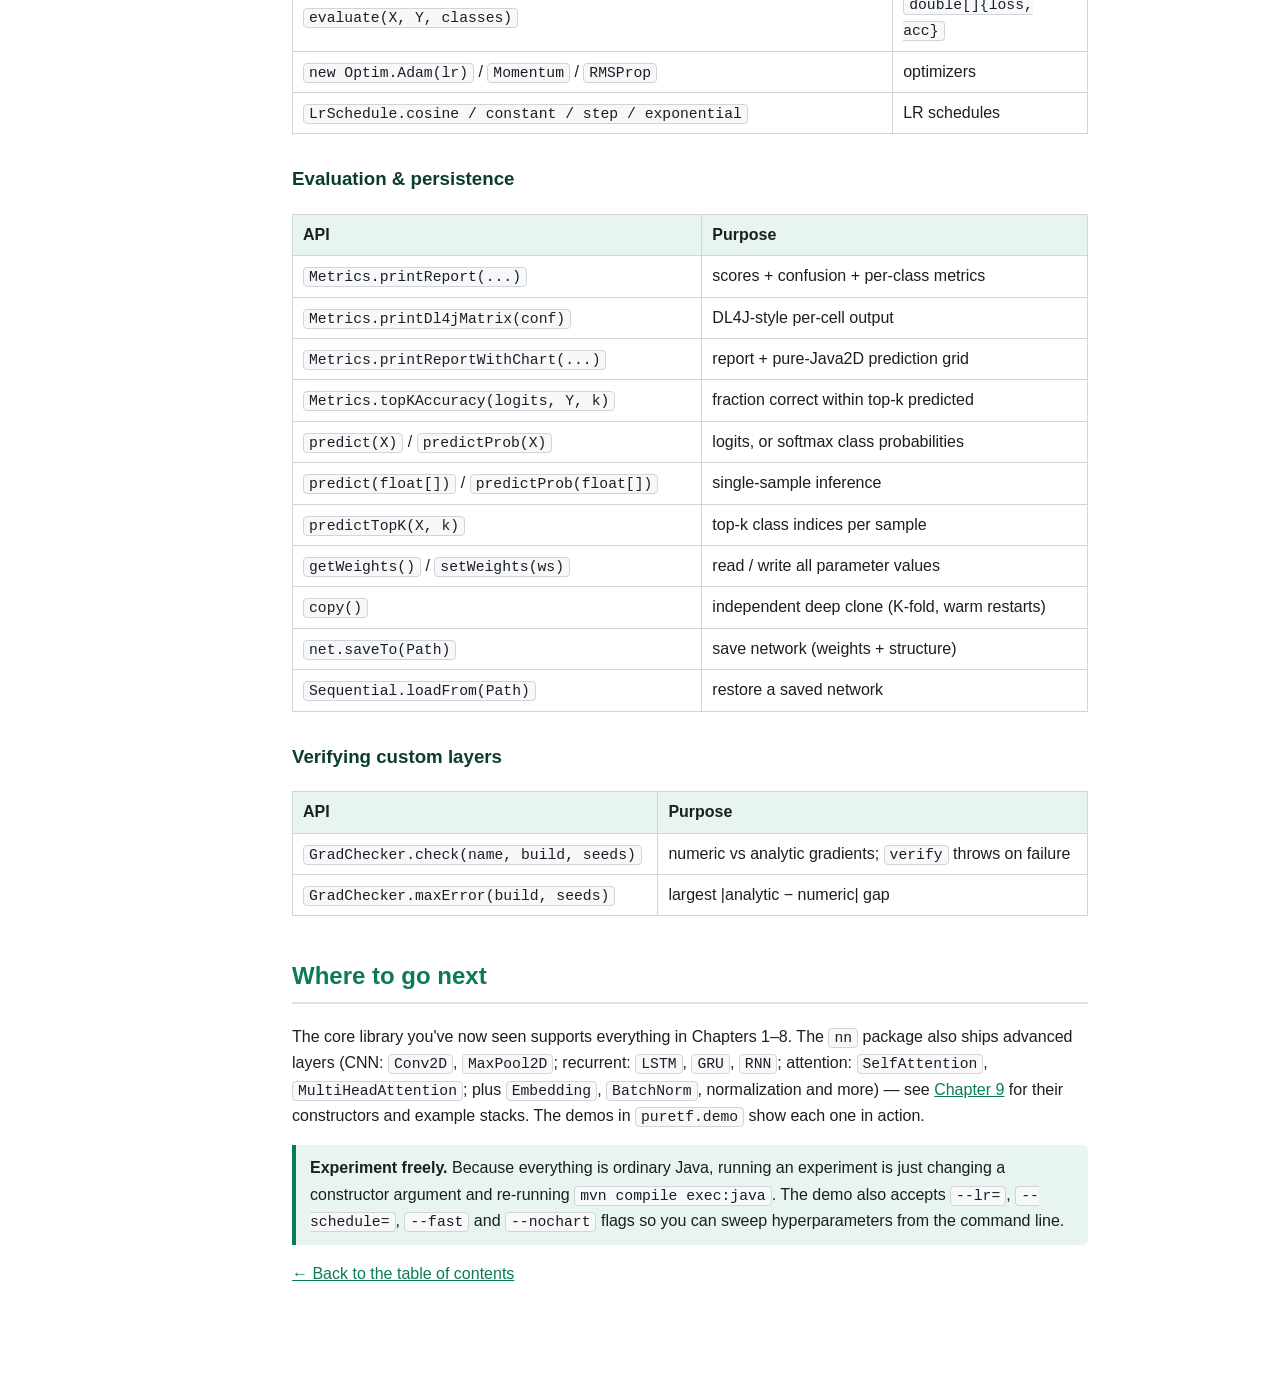
<file: book/ch8-putting-it-together.html>
<!DOCTYPE html>
<html lang="en">
<head>
<meta charset="UTF-8">
<meta name="viewport" content="width=device-width, initial-scale=1.0">
<title>Ch.8 · Putting it together</title>
<link rel="stylesheet" href="style.css">
</head>
<body>
<header class="site">
  <h1>Neural Networks in Pure Java</h1>
  <span class="sub">Chapter 8 · Putting it together</span>
<nav class="chapters">
  <ol>
    <li><a href="index.html">Home</a></li>
    <li><a href="ch1-getting-started.html">1. Getting started</a></li>
    <li><a href="ch2-tensors.html">2. Tensors</a></li>
    <li><a href="ch3-layers.html">3. Layers</a></li>
    <li><a href="ch4-training.html">4. Training</a></li>
    <li><a href="ch5-optimizers-lr.html">5. Optimizers &amp; LR</a></li>
    <li><a href="ch6-evaluation.html">6. Evaluation</a></li>
    <li><a href="ch7-persistence.html">7. Save &amp; load</a></li>
    <li><a href="ch8-putting-it-together.html">8. End to end</a></li>
    <li><a href="ch9-advanced-layers.html">9. Advanced layers</a></li>
    <li><a href="ch10-sequence-generative.html">10. Generative &amp; sequence</a></li>
    <li><a href="ch11-rnn-lstm-nlp.html">11. RNN, LSTM &amp; NLP</a></li>
  </ol>
</nav></header><main>
  <h2>A complete program</h2>
  <p>
    This is the real <code>CnnFashionMnistDemo</code> minus the chart, rewritten to be
    self-contained: load → build → train (Adam + cosine) → evaluate → report → save.
    It's the full MLP we benchmarked.
  </p>
  <pre><code>import java.nio.file.Path;
import puretf.Optim;
import puretf.data.IdxDataset;
import puretf.nn.*;

public final class MlpHalfMNIST {

    private static final String[] NAMES = {
        "T-shirt", "Trouser", "Pullover", "Dress", "Coat",
        "Sandal", "Shirt", "Sneaker", "Bag", "Ankle boot"
    };

    public static void main(String[] args) throws Exception {
        String dir = "C:\\Users\\dell\\Desktop\\data\\fashion";

        // 1. Load data
        var trI = IdxDataset.loadImages(dir + "train-images-idx3-ubyte.gz");
        var trL = IdxDataset.loadLabels(dir + "train-labels-idx1-ubyte.gz");
        var teI = IdxDataset.loadImages(dir + "t10k-images-idx3-ubyte.gz");
        var teL = IdxDataset.loadLabels(dir + "t10k-labels-idx1-ubyte.gz");
        System.out.println("loaded " + trI.count() + " train / " + teI.count() + " test");

        // 2. Build the model (slightly complex MLP + dropout)
        Sequential net = new Sequential()
                .add(new Flatten())
                .add(new Dense(128, Dense.Act.RELU))
                .add(new Dropout(0.2f))
                .add(new Dense(64, Dense.Act.RELU))
                .add(new Dense(10));

        // 3. Train with Adam + cosine annealing
        History hist = net.fitHistory(trI.pixels(), trL.labels(), 10,
                5, 128,
                new Optim.Adam(0.005f),
                LrSchedule.cosine(0.005f, 0.0007f, 5),
                0f, null, true);

        // 4. Evaluate + build a confusion matrix
        double[] eval = net.evaluate(teI.pixels(), teL.labels(), 10);
        int[][] conf = new int[10][10];
        float[][] logits = net.predict(teI.pixels());
        for (int i = 0; i &lt; teI.count(); i++) {
            int p = Metrics.argmax(logits[i]);
            conf[teL.labels()[i]][p]++;
        }

        // 5. DL4J-style report
        Metrics.printReport(eval[0], eval[1], conf, NAMES);

        // 6. Save
        net.saveTo(Path.of("fashion-mlp.bin"));
        System.out.println("saved to fashion-mlp.bin");
    }
}</code></pre>
  <p>
    Expected outcome on the full set (5 epochs, LR 0.005, cosine): about
    <strong>87–88% test accuracy</strong> at ~4 s/epoch, memory footprint tiny.
  </p>

  <h2>The same program, condensed to what matters</h2>
  <pre><code>var trI = IdxDataset.loadImages(dir + "train-images-idx3-ubyte.gz");
var trL = IdxDataset.loadLabels(dir + "train-labels-idx1-ubyte.gz");

Sequential net = new Sequential()
        .add(new Flatten())
        .add(new Dense(128, Dense.Act.RELU))
        .add(new Dense(10));

History h = net.fitHistory(trI.pixels(), trL.labels(), 10,
        5, 128,
        new Optim.Adam(0.005f),
        LrSchedule.cosine(0.005f, 0.0007f, 5),
        0f, null, true);

net.saveTo(Path.of("fashion-mlp.bin"));</code></pre>

  <h2>API quick reference</h2>
  <h3>Data</h3>
  <table>
    <tr><th>API</th><th>Purpose</th></tr>
    <tr><td><code>IdxDataset.loadImages(path)</code></td><td>returns <code>Images(count, rows, cols, pixels)</code></td></tr>
    <tr><td><code>IdxDataset.loadLabels(path)</code></td><td>returns <code>Labels(count, labels)</code></td></tr>
  </table>
  <h3>Model construction</h3>
  <table>
    <tr><th>API</th><th>Purpose</th></tr>
    <tr><td><code>new Sequential().add(layer)...</code></td><td>chain layers in order</td></tr>
    <tr><td><code>Dense(units, Act.RELU|TANH|SIGMOID|NONE)</code></td><td>fully-connected layer</td></tr>
    <tr><td><code>Dropout(p)</code></td><td>dropout for regularization</td></tr>
    <tr><td><code>Flatten / Reshape(...)</code></td><td>shape manipulation</td></tr>
    <tr><td><code>build(inputDim)</code></td><td>force lazy weight init (like Keras <code>build</code>)</td></tr>
    <tr><td><code>summary()</code></td><td>print param counts per layer + total</td></tr>
  </table>
  <h3>Data helpers</h3>
  <table>
    <tr><th>API</th><th>Purpose</th></tr>
    <tr><td><code>new Dataset(X, Y)</code></td><td>wrap features + labels</td></tr>
    <tr><td><code>ds.split(frac)</code> / <code>ds.shuffle(seed)</code></td><td>train/val split; seeded shuffle (views, no copies)</td></tr>
    <tr><td><code>ds.batches(n)</code></td><td>iterate mini-batches of <code>x()</code>/<code>y()</code></td></tr>
    <tr><td><code>ds.subsample(k)</code></td><td>evenly-spread subset for fast experiments</td></tr>
  </table>
  <h3>Training</h3>
  <table>
    <tr><th>API</th><th>Purpose</th></tr>
    <tr><td><code>fitClassifier(X, Y, classes, epochs, batch, lr, verbose)</code></td><td>quick train, returns result</td></tr>
    <tr><td><code>fitHistory(X, Y, classes, epochs, batch, opt, sched, valSplit, earlyStop, verbose)</code></td><td>full control, returns <code>History</code></td></tr>
    <tr><td><code>evaluate(X, Y, classes)</code></td><td><code>double[]{loss, acc}</code></td></tr>
    <tr><td><code>new Optim.Adam(lr)</code> / <code>Momentum</code> / <code>RMSProp</code></td><td>optimizers</td></tr>
    <tr><td><code>LrSchedule.cosine / constant / step / exponential</code></td><td>LR schedules</td></tr>
  </table>
  <h3>Evaluation &amp; persistence</h3>
  <table>
    <tr><th>API</th><th>Purpose</th></tr>
    <tr><td><code>Metrics.printReport(...)</code></td><td>scores + confusion + per-class metrics</td></tr>
    <tr><td><code>Metrics.printDl4jMatrix(conf)</code></td><td>DL4J-style per-cell output</td></tr>
    <tr><td><code>Metrics.printReportWithChart(...)</code></td><td>report + pure-Java2D prediction grid</td></tr>
    <tr><td><code>Metrics.topKAccuracy(logits, Y, k)</code></td><td>fraction correct within top-k predicted</td></tr>
    <tr><td><code>predict(X)</code> / <code>predictProb(X)</code></td><td>logits, or softmax class probabilities</td></tr>
    <tr><td><code>predict(float[])</code> / <code>predictProb(float[])</code></td><td>single-sample inference</td></tr>
    <tr><td><code>predictTopK(X, k)</code></td><td>top-k class indices per sample</td></tr>
    <tr><td><code>getWeights()</code> / <code>setWeights(ws)</code></td><td>read / write all parameter values</td></tr>
    <tr><td><code>copy()</code></td><td>independent deep clone (K-fold, warm restarts)</td></tr>
    <tr><td><code>net.saveTo(Path)</code></td><td>save network (weights + structure)</td></tr>
    <tr><td><code>Sequential.loadFrom(Path)</code></td><td>restore a saved network</td></tr>
  </table>
  <h3>Verifying custom layers</h3>
  <table>
    <tr><th>API</th><th>Purpose</th></tr>
    <tr><td><code>GradChecker.check(name, build, seeds)</code></td><td>numeric vs analytic gradients; <code>verify</code> throws on failure</td></tr>
    <tr><td><code>GradChecker.maxError(build, seeds)</code></td><td>largest |analytic − numeric| gap</td></tr>
  </table>

  <h2>Where to go next</h2>
  <p>
    The core library you've now seen supports everything in Chapters 1–8. The
    <code>nn</code> package also ships advanced layers (CNN: <code>Conv2D</code>,
    <code>MaxPool2D</code>; recurrent: <code>LSTM</code>, <code>GRU</code>, <code>RNN</code>;
    attention: <code>SelfAttention</code>, <code>MultiHeadAttention</code>; plus
    <code>Embedding</code>, <code>BatchNorm</code>, normalization and more) — see
    <a href="ch9-advanced-layers.html">Chapter 9</a> for their constructors and example
    stacks. The demos in <code>puretf.demo</code> show each one in action.
  </p>
  <div class="tip">
    <b>Experiment freely.</b> Because everything is ordinary Java, running an experiment is
    just changing a constructor argument and re-running <code>mvn compile exec:java</code>.
    The demo also accepts <code>--lr=</code>, <code>--schedule=</code>, <code>--fast</code>
    and <code>--nochart</code> flags so you can sweep hyperparameters from the command line.
  </div>
  <p><a href="index.html">← Back to the table of contents</a></p>
</main>
<footer>pure-tf-java book · Chapter 8 (end)</footer>
</body>
</html>
</file>
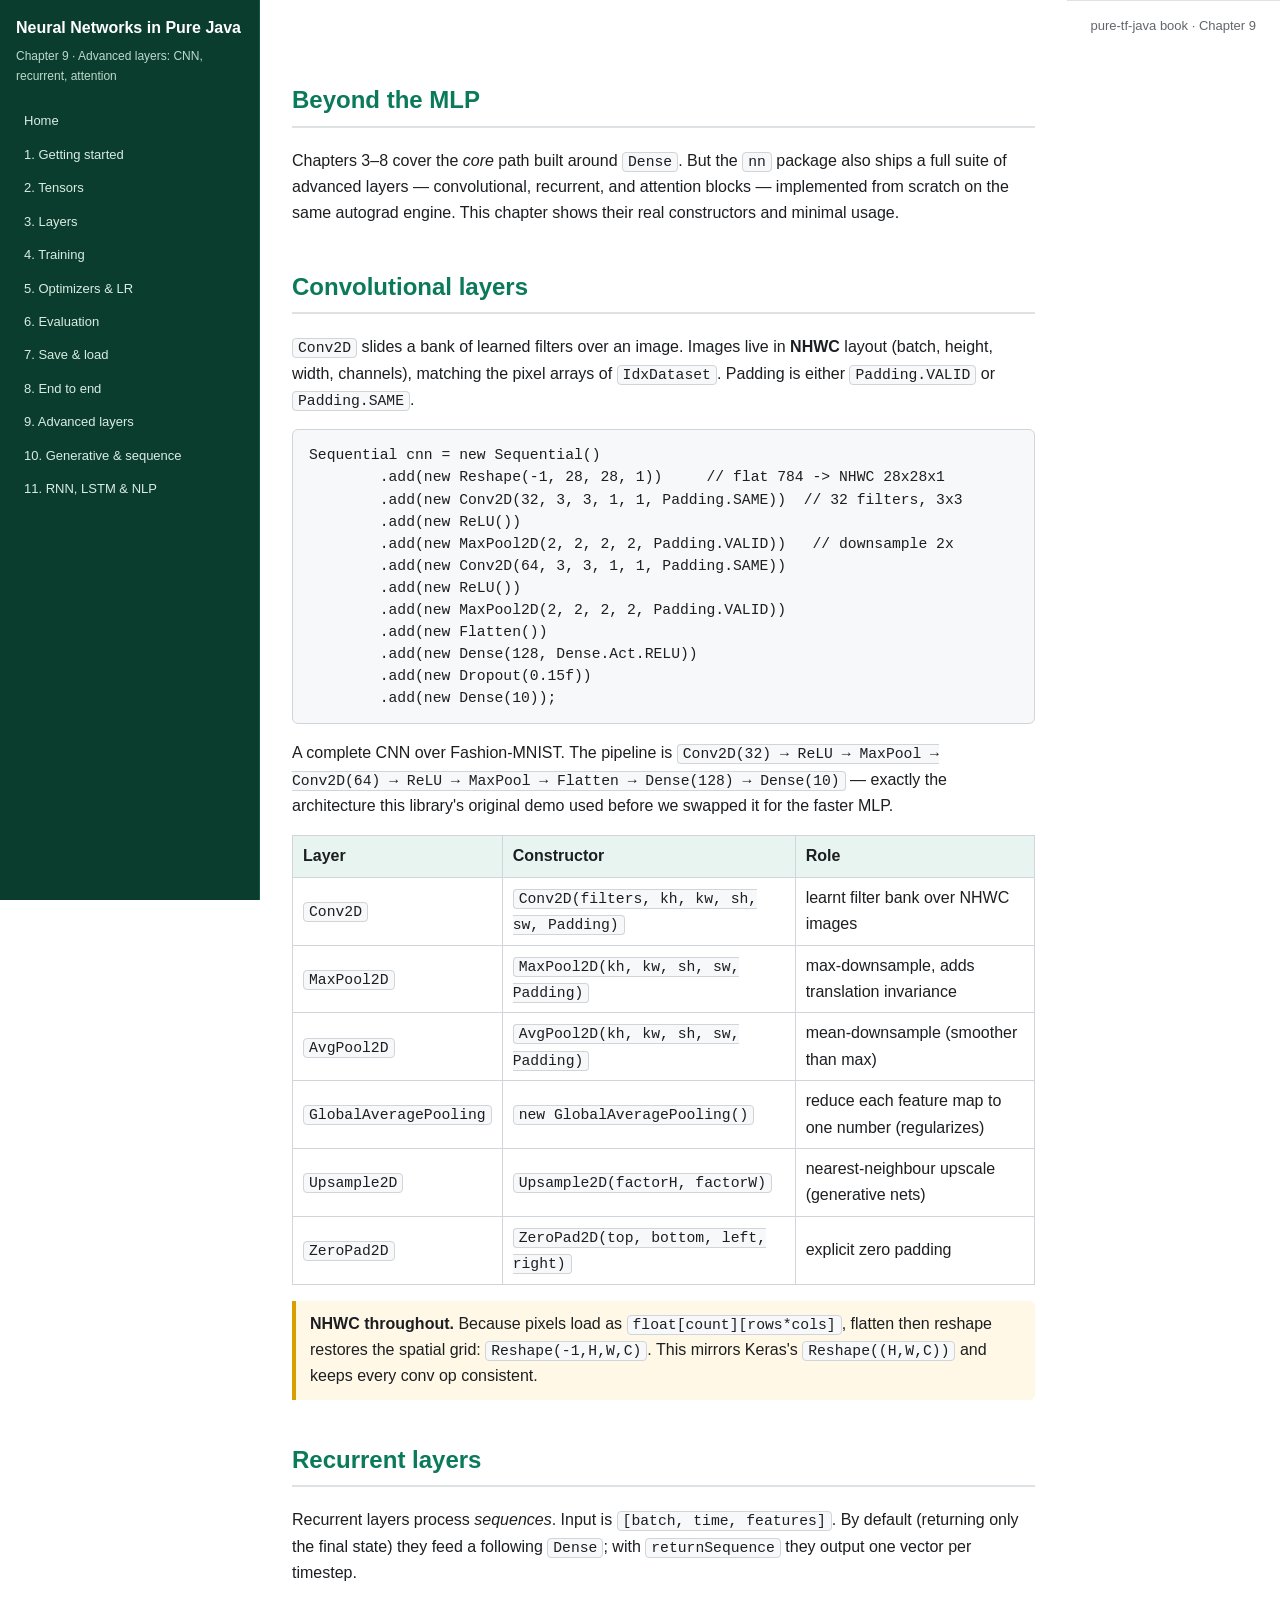
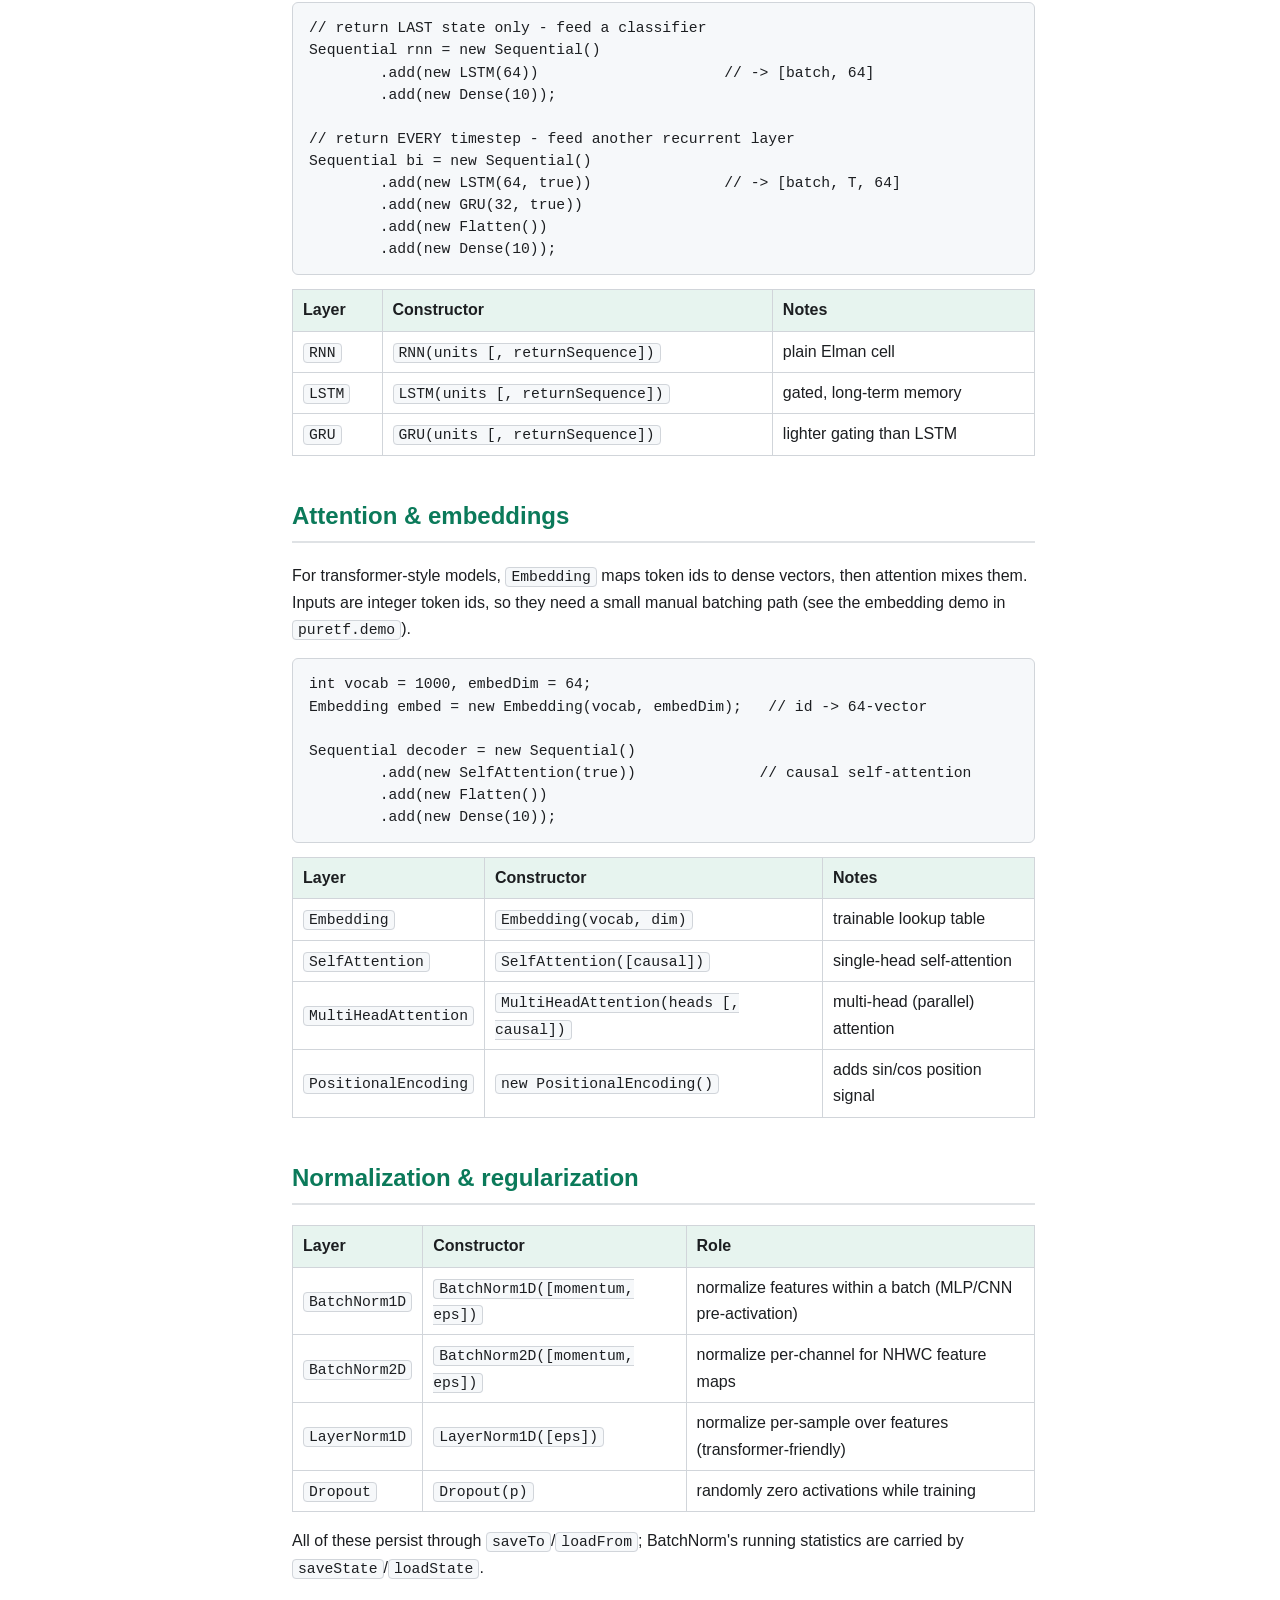
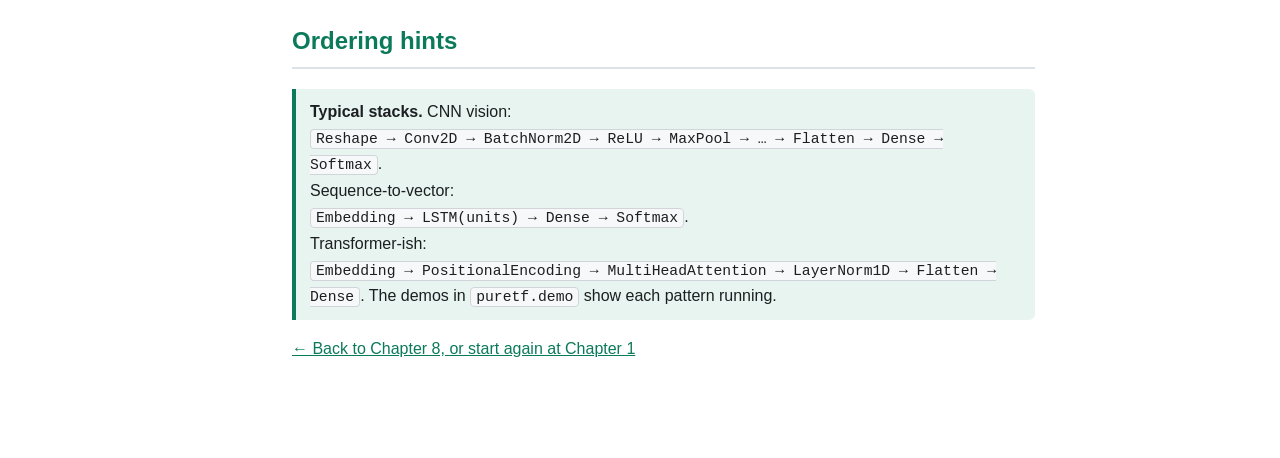
<file: book/ch9-advanced-layers.html>
<!DOCTYPE html>
<html lang="en">
<head>
<meta charset="UTF-8">
<meta name="viewport" content="width=device-width, initial-scale=1.0">
<title>Ch.9 · Advanced layers</title>
<link rel="stylesheet" href="style.css">
</head>
<body>
<header class="site">
  <h1>Neural Networks in Pure Java</h1>
  <span class="sub">Chapter 9 · Advanced layers: CNN, recurrent, attention</span>
<nav class="chapters">
  <ol>
    <li><a href="index.html">Home</a></li>
    <li><a href="ch1-getting-started.html">1. Getting started</a></li>
    <li><a href="ch2-tensors.html">2. Tensors</a></li>
    <li><a href="ch3-layers.html">3. Layers</a></li>
    <li><a href="ch4-training.html">4. Training</a></li>
    <li><a href="ch5-optimizers-lr.html">5. Optimizers &amp; LR</a></li>
    <li><a href="ch6-evaluation.html">6. Evaluation</a></li>
    <li><a href="ch7-persistence.html">7. Save &amp; load</a></li>
    <li><a href="ch8-putting-it-together.html">8. End to end</a></li>
    <li><a href="ch9-advanced-layers.html">9. Advanced layers</a></li>
    <li><a href="ch10-sequence-generative.html">10. Generative &amp; sequence</a></li>
    <li><a href="ch11-rnn-lstm-nlp.html">11. RNN, LSTM &amp; NLP</a></li>
  </ol>
</nav></header><main>
  <h2>Beyond the MLP</h2>
  <p>
    Chapters 3–8 cover the <em>core</em> path built around <code>Dense</code>. But the
    <code>nn</code> package also ships a full suite of advanced layers — convolutional,
    recurrent, and attention blocks — implemented from scratch on the same autograd
    engine. This chapter shows their real constructors and minimal usage.
  </p>

  <h2>Convolutional layers</h2>
  <p>
    <code>Conv2D</code> slides a bank of learned filters over an image. Images live in
    <strong>NHWC</strong> layout (batch, height, width, channels), matching the pixel
    arrays of <code>IdxDataset</code>. Padding is either <code>Padding.VALID</code> or
    <code>Padding.SAME</code>.
  </p>
  <pre><code>Sequential cnn = new Sequential()
        .add(new Reshape(-1, 28, 28, 1))     // flat 784 -&gt; NHWC 28x28x1
        .add(new Conv2D(32, 3, 3, 1, 1, Padding.SAME))  // 32 filters, 3x3
        .add(new ReLU())
        .add(new MaxPool2D(2, 2, 2, 2, Padding.VALID))   // downsample 2x
        .add(new Conv2D(64, 3, 3, 1, 1, Padding.SAME))
        .add(new ReLU())
        .add(new MaxPool2D(2, 2, 2, 2, Padding.VALID))
        .add(new Flatten())
        .add(new Dense(128, Dense.Act.RELU))
        .add(new Dropout(0.15f))
        .add(new Dense(10));</code></pre>
  <p>
    A complete CNN over Fashion-MNIST. The pipeline is
    <code>Conv2D(32) &rarr; ReLU &rarr; MaxPool &rarr; Conv2D(64) &rarr; ReLU &rarr;
    MaxPool &rarr; Flatten &rarr; Dense(128) &rarr; Dense(10)</code> — exactly the
    architecture this library's original demo used before we swapped it for the faster
    MLP.
  </p>
  <table>
    <tr><th>Layer</th><th>Constructor</th><th>Role</th></tr>
    <tr><td><code>Conv2D</code></td>
        <td><code>Conv2D(filters, kh, kw, sh, sw, Padding)</code></td>
        <td>learnt filter bank over NHWC images</td></tr>
    <tr><td><code>MaxPool2D</code></td>
        <td><code>MaxPool2D(kh, kw, sh, sw, Padding)</code></td>
        <td>max-downsample, adds translation invariance</td></tr>
    <tr><td><code>AvgPool2D</code></td>
        <td><code>AvgPool2D(kh, kw, sh, sw, Padding)</code></td>
        <td>mean-downsample (smoother than max)</td></tr>
    <tr><td><code>GlobalAveragePooling</code></td>
        <td><code>new GlobalAveragePooling()</code></td>
        <td>reduce each feature map to one number (regularizes)</td></tr>
    <tr><td><code>Upsample2D</code></td>
        <td><code>Upsample2D(factorH, factorW)</code></td>
        <td>nearest-neighbour upscale (generative nets)</td></tr>
    <tr><td><code>ZeroPad2D</code></td>
        <td><code>ZeroPad2D(top, bottom, left, right)</code></td>
        <td>explicit zero padding</td></tr>
  </table>
  <div class="note">
    <b>NHWC throughout.</b> Because pixels load as <code>float[count][rows*cols]</code>,
    flatten then reshape restores the spatial grid: <code>Reshape(-1,H,W,C)</code>. This
    mirrors Keras's <code>Reshape((H,W,C))</code> and keeps every conv op consistent.
  </div>

  <h2>Recurrent layers</h2>
  <p>
    Recurrent layers process <em>sequences</em>. Input is <code>[batch, time, features]</code>.
    By default (returning only the final state) they feed a following <code>Dense</code>;
    with <code>returnSequence</code> they output one vector per timestep.
  </p>
  <pre><code>// return LAST state only - feed a classifier
Sequential rnn = new Sequential()
        .add(new LSTM(64))                     // -> [batch, 64]
        .add(new Dense(10));

// return EVERY timestep - feed another recurrent layer
Sequential bi = new Sequential()
        .add(new LSTM(64, true))               // -> [batch, T, 64]
        .add(new GRU(32, true))
        .add(new Flatten())
        .add(new Dense(10));</code></pre>
  <table>
    <tr><th>Layer</th><th>Constructor</th><th>Notes</th></tr>
    <tr><td><code>RNN</code></td><td><code>RNN(units [, returnSequence])</code></td><td>plain Elman cell</td></tr>
    <tr><td><code>LSTM</code></td><td><code>LSTM(units [, returnSequence])</code></td><td>gated, long-term memory</td></tr>
    <tr><td><code>GRU</code></td><td><code>GRU(units [, returnSequence])</code></td><td>lighter gating than LSTM</td></tr>
  </table>

  <h2>Attention &amp; embeddings</h2>
  <p>
    For transformer-style models, <code>Embedding</code> maps token ids to dense vectors,
    then attention mixes them. Inputs are integer token ids, so they need a small manual
    batching path (see the embedding demo in <code>puretf.demo</code>).
  </p>
  <pre><code>int vocab = 1000, embedDim = 64;
Embedding embed = new Embedding(vocab, embedDim);   // id -&gt; 64-vector

Sequential decoder = new Sequential()
        .add(new SelfAttention(true))              // causal self-attention
        .add(new Flatten())
        .add(new Dense(10));</code></pre>
  <table>
    <tr><th>Layer</th><th>Constructor</th><th>Notes</th></tr>
    <tr><td><code>Embedding</code></td><td><code>Embedding(vocab, dim)</code></td><td>trainable lookup table</td></tr>
    <tr><td><code>SelfAttention</code></td><td><code>SelfAttention([causal])</code></td><td>single-head self-attention</td></tr>
    <tr><td><code>MultiHeadAttention</code></td><td><code>MultiHeadAttention(heads [, causal])</code></td><td>multi-head (parallel) attention</td></tr>
    <tr><td><code>PositionalEncoding</code></td><td><code>new PositionalEncoding()</code></td><td>adds sin/cos position signal</td></tr>
  </table>

  <h2>Normalization &amp; regularization</h2>
  <table>
    <tr><th>Layer</th><th>Constructor</th><th>Role</th></tr>
    <tr><td><code>BatchNorm1D</code></td><td><code>BatchNorm1D([momentum, eps])</code></td><td>normalize features within a batch (MLP/CNN pre-activation)</td></tr>
    <tr><td><code>BatchNorm2D</code></td><td><code>BatchNorm2D([momentum, eps])</code></td><td>normalize per-channel for NHWC feature maps</td></tr>
    <tr><td><code>LayerNorm1D</code></td><td><code>LayerNorm1D([eps])</code></td><td>normalize per-sample over features (transformer-friendly)</td></tr>
    <tr><td><code>Dropout</code></td><td><code>Dropout(p)</code></td><td>randomly zero activations while training</td></tr>
  </table>
  <p>
    All of these persist through <code>saveTo</code>/<code>loadFrom</code>; BatchNorm's
    running statistics are carried by <code>saveState</code>/<code>loadState</code>.
  </p>

  <h2>Ordering hints</h2>
  <div class="tip">
    <b>Typical stacks.</b> CNN vision:<br>
    <code>Reshape → Conv2D → BatchNorm2D → ReLU → MaxPool → … → Flatten → Dense → Softmax</code>.<br>
    Sequence-to-vector:<br>
    <code>Embedding → LSTM(units) → Dense → Softmax</code>.<br>
    Transformer-ish:<br>
    <code>Embedding → PositionalEncoding → MultiHeadAttention → LayerNorm1D → Flatten → Dense</code>.
    The demos in <code>puretf.demo</code> show each pattern running.
  </div>

  <p><a href="ch8-putting-it-together.html">← Back to Chapter 8, or start again at Chapter 1</a></p>
</main>
<footer>pure-tf-java book · Chapter 9</footer>
</body>
</html>
</file>
<file: book/style.css>
:root {
  --bg: #ffffff; --fg: #1c1e21; --mut: #63666b; --line: #dfe2e5;
  --accent: #0b7a5a; --accent-soft: #e7f4ef; --code: #f6f8fa; --border: #d1d5da;
  --sidebar-w: 260px;
}
* { box-sizing: border-box; }
body {
  margin: 0; font-family: -apple-system, "Segoe UI", Roboto, Helvetica, Arial, sans-serif;
  color: var(--fg); line-height: 1.65; background: var(--bg);
  display: flex; min-height: 100vh;
}
header.site {
  position: fixed; left: 0; top: 0; width: var(--sidebar-w);
  background: #0b3d2e; color: #fff; padding: 18px 16px;
  display: flex; flex-direction: column; gap: 8px;
  height: 100vh; overflow-y: auto; z-index: 20;
  border-right: 1px solid #155a45;
}
header.site h1 { margin: 0; font-size: 16px; line-height: 1.3; }
header.site span.sub { color: #bcd9cd; font-size: 12px; }
nav.chapters { flex: 1; overflow-y: auto; padding-right: 8px; }
nav.chapters ol { list-style: none; margin: 12px 0 0; padding: 0; display: block; }
nav.chapters li { margin: 4px 0; }
nav.chapters a { color: #d9ece3; text-decoration: none; font-size: 13px; display: block; padding: 4px 8px; border-radius: 4px; }
nav.chapters a:hover { background: rgba(255,255,255,.08); text-decoration: none; }
main { margin-left: var(--sidebar-w); max-width: 860px; padding: 40px 32px 80px; flex: 1; }
h2 { color: var(--accent); border-bottom: 2px solid var(--line); padding-bottom: 6px; margin-top: 40px; }
h3 { color: #0b3d2e; margin-top: 30px; }
code { font-family: "SFMono-Regular", Consolas, "Liberation Mono", Menlo, monospace;
  font-size: 0.92em; background: var(--code); border: 1px solid var(--border);
  border-radius: 4px; padding: 1px 5px; }
pre { background: var(--code); border: 1px solid var(--border); border-radius: 6px;
  padding: 14px 16px; overflow-x: auto; line-height: 1.5; }
pre code { background: none; border: none; padding: 0; }
table { border-collapse: collapse; width: 100%; margin: 14px 0; }
th, td { border: 1px solid var(--border); padding: 7px 10px; text-align: left; }
th { background: var(--accent-soft); }
.note { background: #fff8e6; border-left: 4px solid #d99f00; padding: 10px 14px;
  margin: 16px 0; border-radius: 0 6px 6px 0; }
.tip { background: var(--accent-soft); border-left: 4px solid var(--accent);
  padding: 10px 14px; margin: 16px 0; border-radius: 0 6px 6px 0; }
.q { background: #f3f0ff; border-left: 4px solid #6a4fb0; padding: 10px 14px;
  margin: 16px 0; border-radius: 0 6px 6px 0; }
a { color: var(--accent); }
.toc { display: grid; grid-template-columns: 1fr 1fr; gap: 14px; margin-top: 18px; }
.card { border: 1px solid var(--border); border-radius: 8px; padding: 14px 16px;
  text-decoration: none; color: var(--fg); display: block; transition: border-color .15s; }
.card:hover { border-color: var(--accent); }
.card h3 { margin: 0 0 6px; color: var(--accent); }
.card p { margin: 0; color: var(--mut); font-size: 14px; }
footer { max-width: 860px; margin: 0 auto 40px; padding: 0 24px; color: var(--mut);
  font-size: 13px; border-top: 1px solid var(--line); padding-top: 14px; }
@media (max-width: 900px) {
  header.site { position: fixed; left: 0; top: 0; width: 100%; height: auto; border-right: none; border-bottom: 1px solid #155a45; flex-direction: row; flex-wrap: wrap; padding: 10px 16px; z-index: 100; }
  header.site h1 { font-size: 18px; }
  nav.chapters { display: none; }
  main { margin-left: 0; padding-top: 80px; }
  .toc { grid-template-columns: 1fr; }
}
</file>
